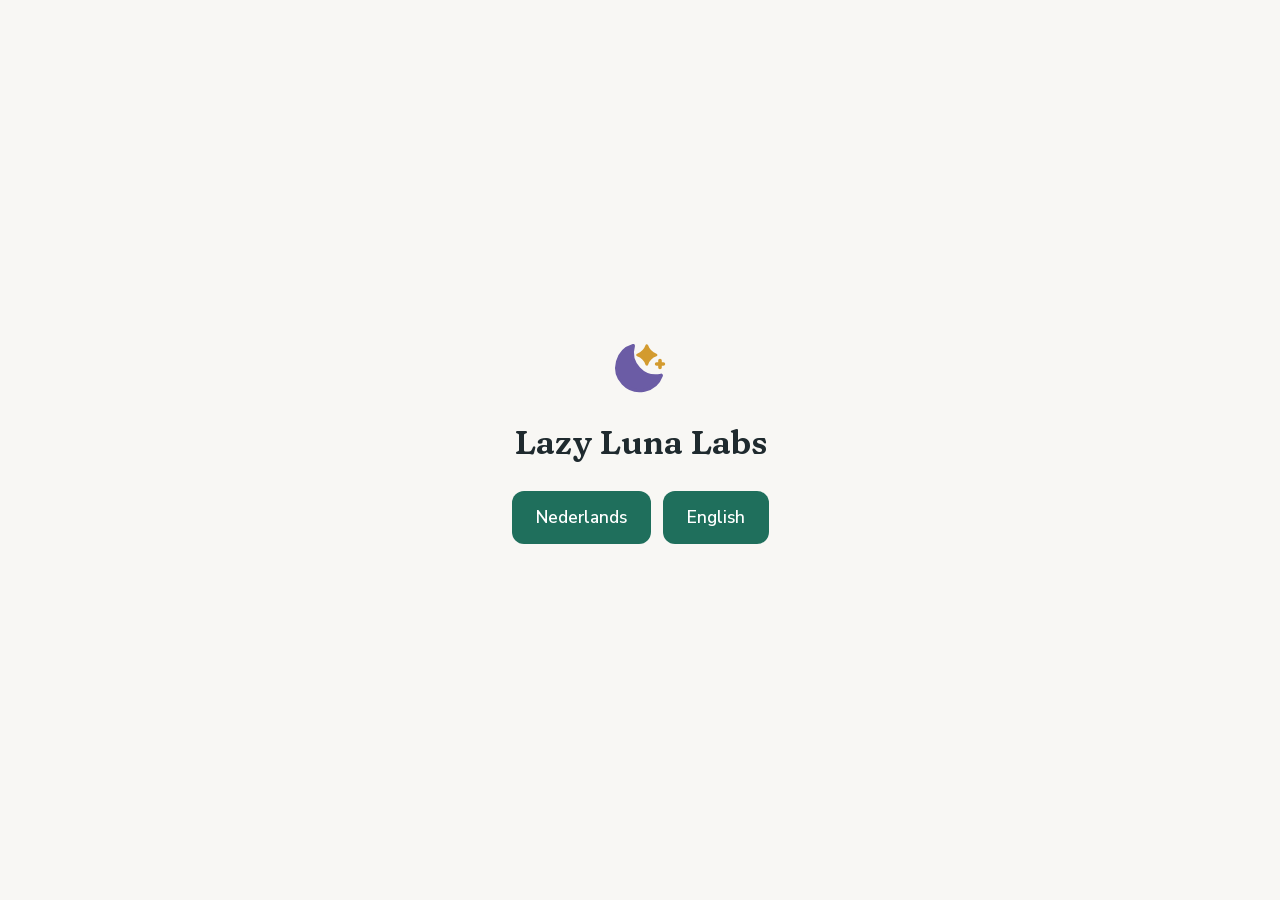
<file: index.html>
<!doctype html>
<html lang="nl">
<head>
<meta charset="utf-8">
<meta name="viewport" content="width=device-width, initial-scale=1">
<title>Lazy Luna Labs</title>
<meta name="description" content="Lazy Luna Labs: kies je taal / choose your language.">
<link rel="alternate" hreflang="nl" href="nl/index.html">
<link rel="alternate" hreflang="en" href="en/index.html">
<style>
@font-face{font-family:'Fraunces';font-style:normal;font-weight:100 900;font-display:swap;src:url(assets/fonts/Fraunces-e0ad8e.woff2) format('woff2');unicode-range:U+0000-00FF,U+0131,U+0152-0153,U+02BB-02BC,U+02C6,U+02DA,U+02DC,U+0304,U+0308,U+0329,U+2000-206F,U+20AC,U+2122,U+2191,U+2193,U+2212,U+2215,U+FEFF,U+FFFD}
@font-face{font-family:'Nunito Sans';font-style:normal;font-weight:200 1000;font-display:swap;src:url(assets/fonts/NunitoSans-9ad6ba.woff2) format('woff2');unicode-range:U+0000-00FF,U+0131,U+0152-0153,U+02BB-02BC,U+02C6,U+02DA,U+02DC,U+0304,U+0308,U+0329,U+2000-206F,U+20AC,U+2122,U+2191,U+2193,U+2212,U+2215,U+FEFF,U+FFFD}
:root{--bg:#f8f7f4;--text:#1f2a2e;--brand:#1f6f5c;--brand-t:#fff;--acc:#6b5ca5}
@media (prefers-color-scheme:dark){:root{--bg:#131817;--text:#e8edea;--brand:#4fb89b;--brand-t:#0c1512;--acc:#b3a6ec}}
*{box-sizing:border-box}
body{margin:0;min-height:100vh;display:flex;align-items:center;justify-content:center;text-align:center;padding:20px;font:17px/1.6 'Nunito Sans',system-ui,-apple-system,'Segoe UI',sans-serif;background:var(--bg);color:var(--text)}
svg{color:var(--acc)}h1{margin:8px 0 18px;font-family:'Fraunces',Georgia,serif;font-variation-settings:'SOFT' 100,'WONK' 0;font-weight:600}
.btn{display:inline-block;background:var(--brand);color:var(--brand-t);padding:13px 24px;border-radius:12px;text-decoration:none;font-weight:600;margin:4px}
.btn:focus-visible{outline:3px solid var(--brand);outline-offset:2px}
</style>
<script src="assets/sterren.js" defer></script>
<link rel="icon" type="image/svg+xml" href="assets/favicon.svg">
<link rel="icon" type="image/png" sizes="32x32" href="assets/favicon-32.png">
<link rel="apple-touch-icon" href="assets/apple-touch-icon.png">
</head>
<body>
<main>
<img src="assets/favicon.svg" width="64" height="64" alt="">
<h1>Lazy Luna Labs</h1>
<p><a class="btn" href="nl/index.html" hreflang="nl" lang="nl">Nederlands</a> <a class="btn" href="en/index.html" hreflang="en" lang="en">English</a></p>
</main>
<!-- Tijdelijk: later stuurt de hosting door; lazylunalabs.nl gaat naar /nl/ -->
<script>
(function(){var l=(navigator.language||"en").toLowerCase();var t=l.indexOf("nl")===0?"nl/index.html":"en/index.html";setTimeout(function(){location.replace(t)},1200)})();
</script>
</body>
</html>
</file>
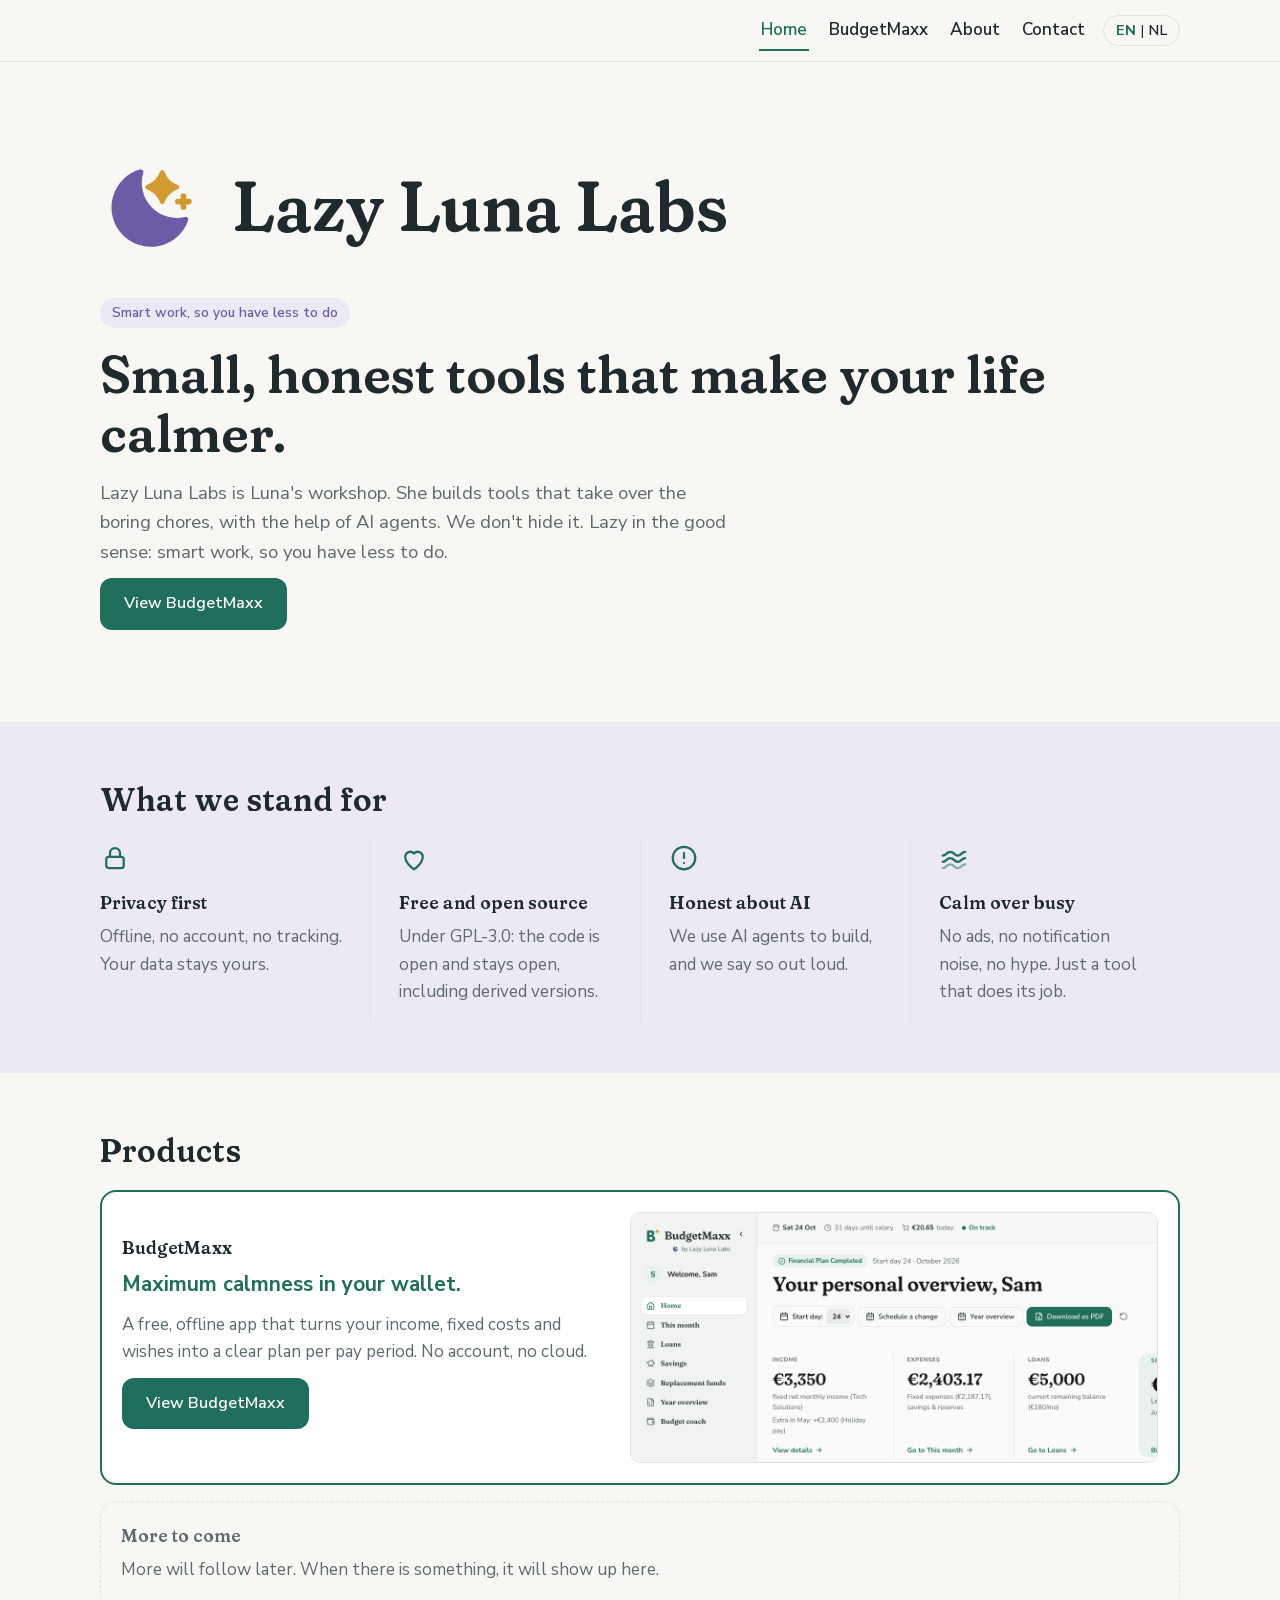
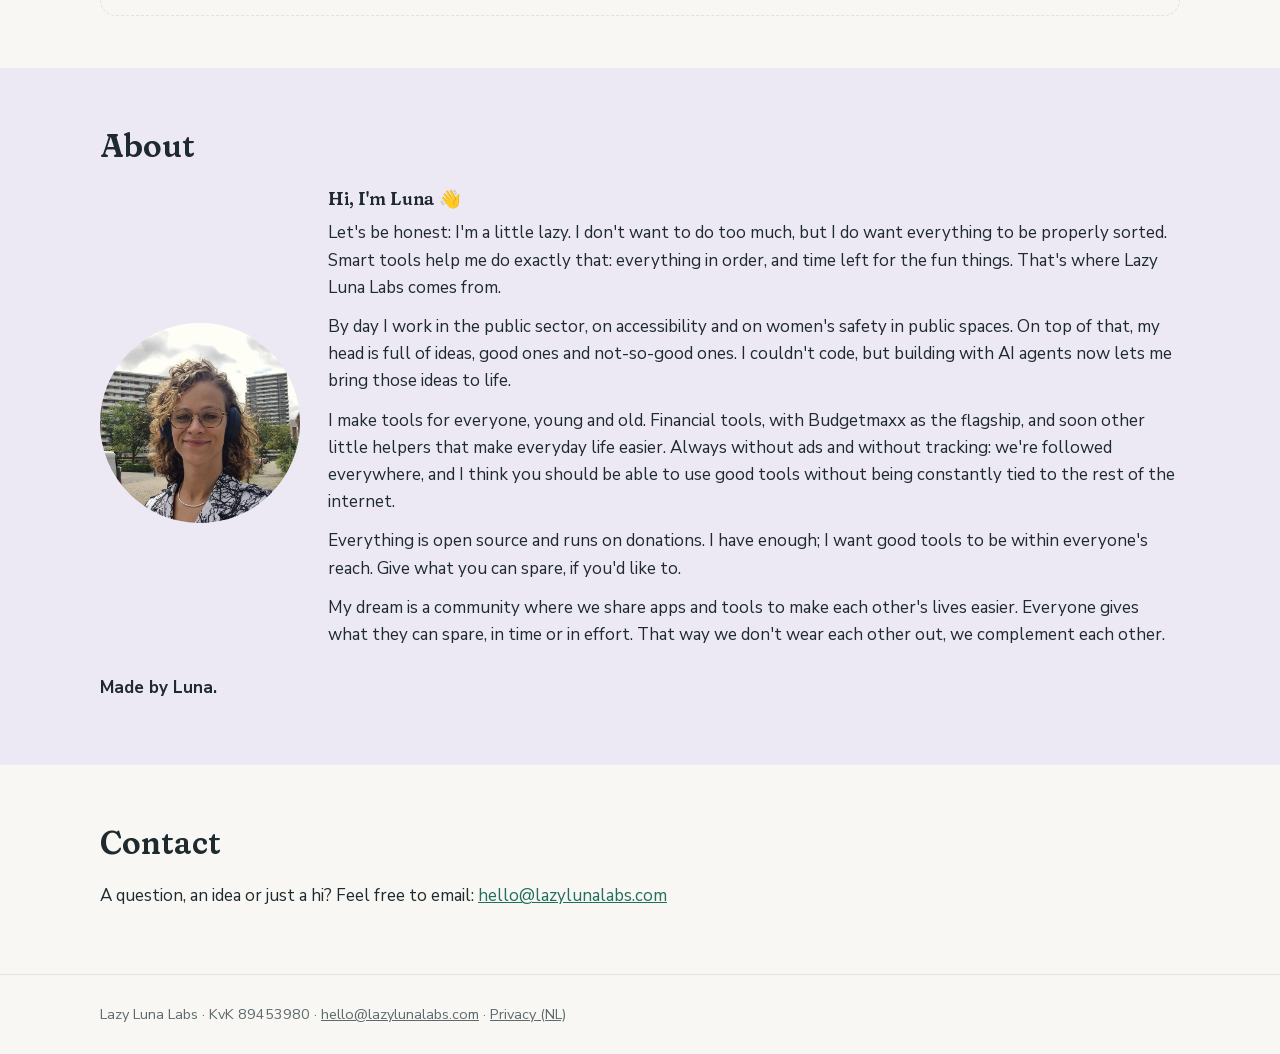
<file: en/index.html>
<!doctype html>
<html lang="en">
<head>
<meta charset="utf-8">
<meta name="viewport" content="width=device-width, initial-scale=1">
<title>Lazy Luna Labs: small, honest tools for a calmer life</title>
<meta name="description" content="Lazy Luna Labs makes small, honest tools that make your life calmer. Made by Luna, with the help of AI agents.">
<link rel="alternate" hreflang="nl" href="../nl/index.html">
<link rel="alternate" hreflang="en" href="../en/index.html">
<link rel="alternate" hreflang="x-default" href="../index.html">
<link rel="stylesheet" href="../assets/site.css">
<script>if(!matchMedia("(prefers-reduced-motion: reduce)").matches)document.documentElement.classList.add("lf")</script>
<style>
.prod{display:grid;gap:28px;grid-template-columns:1fr 1.1fr;align-items:center;border:2px solid var(--brand)}
@media (max-width:760px){.prod{grid-template-columns:1fr}}
.prod img{display:block;width:100%;height:auto;border-radius:10px;border:1px solid var(--line)}
.soon{border-style:dashed;margin-top:16px;background:transparent;color:var(--muted)}
#top{padding:clamp(36px,7vw,88px) 0 clamp(44px,7vw,80px)}
</style>
<script src="../assets/sterren.js" defer></script>
<script src="../assets/logo-flow.js" defer></script>
<link rel="icon" type="image/svg+xml" href="../assets/favicon.svg">
<link rel="icon" type="image/png" sizes="32x32" href="../assets/favicon-32.png">
<link rel="apple-touch-icon" href="../assets/apple-touch-icon.png">
</head>
<body>
<a class="skip" href="#main">Skip to main content</a>
<header class="site-header">
<div class="w topbar">
<a class="logo" href="index.html"><svg width="28" height="28" viewBox="0 0 32 32" aria-hidden="true"><path class="lm" d="M12.6 5.4A11.4 11.4 0 1 0 26.6 20.2A11.8 11.8 0 0 1 12.6 5.4Z"/><path class="ls" d="M19.4 5.4Q20.6 8.8 24.0 10.0Q20.6 11.2 19.4 14.6Q18.2 11.2 14.8 10.0Q18.2 8.8 19.4 5.4Z"/><path class="ls lp" d="M26.0 12.8V16.2M24.3 14.5H27.7"/></svg>Lazy Luna Labs</a>
<nav class="main-nav" aria-label="Main menu"><a href="index.html" aria-current="page">Home</a><a href="budgetmaxx/index.html">BudgetMaxx</a><a href="#over">About</a><a href="#contact">Contact</a></nav>
<span class="lang"><b aria-current="true">EN</b> | <a href="../nl/index.html" hreflang="nl" lang="nl" title="Nederlands">NL</a></span>
</div>
</header>
<main id="main">
<section id="top"><div class="w"><div class="hero-logo" aria-hidden="true"><span class="big-logo"><svg viewBox="0 0 32 32" aria-hidden="true"><path class="lm" d="M12.6 5.4A11.4 11.4 0 1 0 26.6 20.2A11.8 11.8 0 0 1 12.6 5.4Z"/><path class="ls" d="M19.4 5.4Q20.6 8.8 24.0 10.0Q20.6 11.2 19.4 14.6Q18.2 11.2 14.8 10.0Q18.2 8.8 19.4 5.4Z"/><path class="ls lp" d="M26.0 12.8V16.2M24.3 14.5H27.7"/></svg><span>Lazy Luna Labs</span></span></div><span class="badge">Smart work, so you have less to do</span><h1>Small, honest tools that make your life calmer.</h1><p class="lead muted">Lazy Luna Labs is Luna's workshop. She builds tools that take over the boring chores, with the help of AI agents. We don't hide it. Lazy in the good sense: smart work, so you have less to do.</p><p><a class="btn" href="budgetmaxx/index.html">View BudgetMaxx</a></p></div></section>
<section class="alt"><div class="w"><h2>What we stand for</h2><div class="values"><div><svg width="30" height="30" viewBox="0 0 24 24" fill="none" stroke="currentColor" stroke-width="1.8" stroke-linecap="round" stroke-linejoin="round" aria-hidden="true"><rect x="5" y="11" width="14" height="9" rx="2"/><path d="M8 11V8a4 4 0 0 1 8 0v3"/></svg><h3>Privacy first</h3><p class="muted">Offline, no account, no tracking. Your data stays yours.</p></div><div><svg width="30" height="30" viewBox="0 0 24 24" fill="none" stroke="currentColor" stroke-width="1.8" stroke-linecap="round" stroke-linejoin="round" aria-hidden="true"><path d="M12 21s-7-4.4-7-10a4 4 0 0 1 7-2.6A4 4 0 0 1 19 11c0 5.600-7 10-7 10z"/></svg><h3>Free and open source</h3><p class="muted">Under GPL-3.0: the code is open and stays open, including derived versions.</p></div><div><svg width="30" height="30" viewBox="0 0 24 24" fill="none" stroke="currentColor" stroke-width="1.8" stroke-linecap="round" stroke-linejoin="round" aria-hidden="true"><circle cx="12" cy="12" r="9"/><path d="M12 8v4M12 16h.01"/></svg><h3>Honest about AI</h3><p class="muted">We use AI agents to build, and we say so out loud.</p></div><div><svg width="30" height="30" viewBox="0 0 24 24" fill="none" stroke="currentColor" stroke-width="1.8" stroke-linecap="round" stroke-linejoin="round" aria-hidden="true"><path d="M3 15c3 0 3-3 6-3s3 3 6 3 3-3 6-3"/><path d="M3 20c3 0 3-3 6-3s3 3 6 3 3-3 6-3" opacity=".5"/><path d="M3 10c3 0 3-3 6-3s3 3 6 3 3-3 6-3"/></svg><h3>Calm over busy</h3><p class="muted">No ads, no notification noise, no hype. Just a tool that does its job.</p></div></div></div></section>
<section id="budgetmaxx"><div class="w"><h2>Products</h2>
<div class="card prod"><div><h3>BudgetMaxx</h3><p class="slogan">Maximum calmness in your wallet.</p><p class="muted">A free, offline app that turns your income, fixed costs and wishes into a clear plan per pay period. No account, no cloud.</p><p><a class="btn" href="budgetmaxx/index.html">View BudgetMaxx</a></p></div>
<img src="img/hero-dashboard.png" width="1100" height="520" alt="Excerpt of the BudgetMaxx dashboard: income, spending, loan and pocket money in one overview"></div>
<div class="card soon"><h3>More to come</h3><p>More will follow later. When there is something, it will show up here.</p></div></div></section>
<section id="over" class="alt"><div class="w"><h2>About</h2>
<div style="display:flex;gap:28px;align-items:center;flex-wrap:wrap"><div class="photo" style="border:none;overflow:hidden;padding:0;width:200px;flex:none"><img src="../assets/img/luna.jpg" alt="Luna, founder of Lazy Luna Labs" width="675" height="900" loading="lazy" style="width:100%;height:100%;object-fit:cover;object-position:50% 40%;display:block"></div><div style="flex:1;min-width:240px">
<h3 style="margin-top:0">Hi, I'm Luna 👋</h3>
<p>Let's be honest: I'm a little lazy. I don't want to do too much, but I do want everything to be properly sorted. Smart tools help me do exactly that: everything in order, and time left for the fun things. That's where Lazy Luna Labs comes from.</p>
<p>By day I work in the public sector, on accessibility and on women's safety in public spaces. On top of that, my head is full of ideas, good ones and not-so-good ones. I couldn't code, but building with AI agents now lets me bring those ideas to life.</p>
<p>I make tools for everyone, young and old. Financial tools, with Budgetmaxx as the flagship, and soon other little helpers that make everyday life easier. Always without ads and without tracking: we're followed everywhere, and I think you should be able to use good tools without being constantly tied to the rest of the internet.</p>
<p>Everything is open source and runs on donations. I have enough; I want good tools to be within everyone's reach. Give what you can spare, if you'd like to.</p>
<p>My dream is a community where we share apps and tools to make each other's lives easier. Everyone gives what they can spare, in time or in effort. That way we don't wear each other out, we complement each other.</p></div></div><p style="margin-top:14px"><b>Made by Luna.</b></p></div></section>
<section id="contact"><div class="w"><h2>Contact</h2><p>A question, an idea or just a hi? Feel free to email: <a href="mailto:hello@lazylunalabs.com">hello@lazylunalabs.com</a></p></div></section>
</main>
<footer class="site-footer"><div class="w">
<div>Lazy Luna Labs · KvK 89453980 · <a href="mailto:hello@lazylunalabs.com">hello@lazylunalabs.com</a> · <a href="../nl/budgetmaxx/privacy.html" hreflang="nl">Privacy (NL)</a></div>
</div></footer>
</body>
</html>
</file>
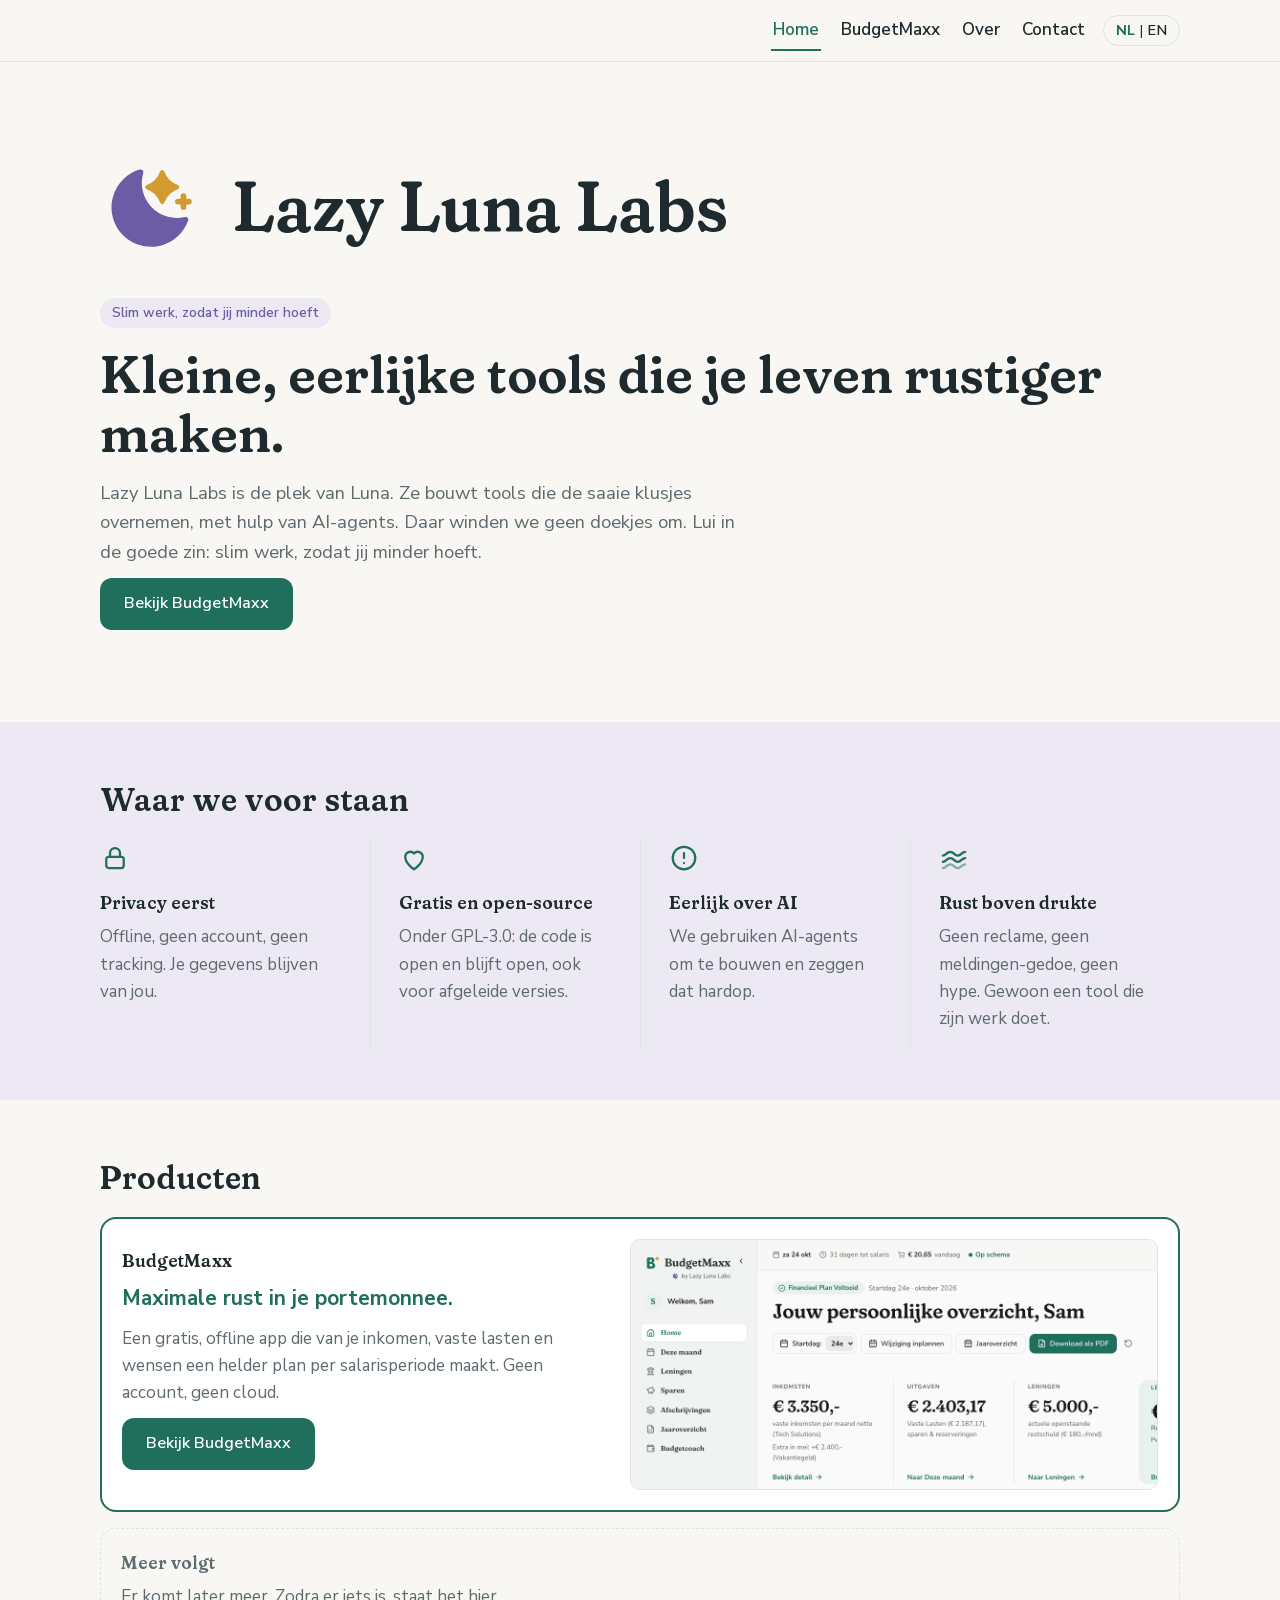
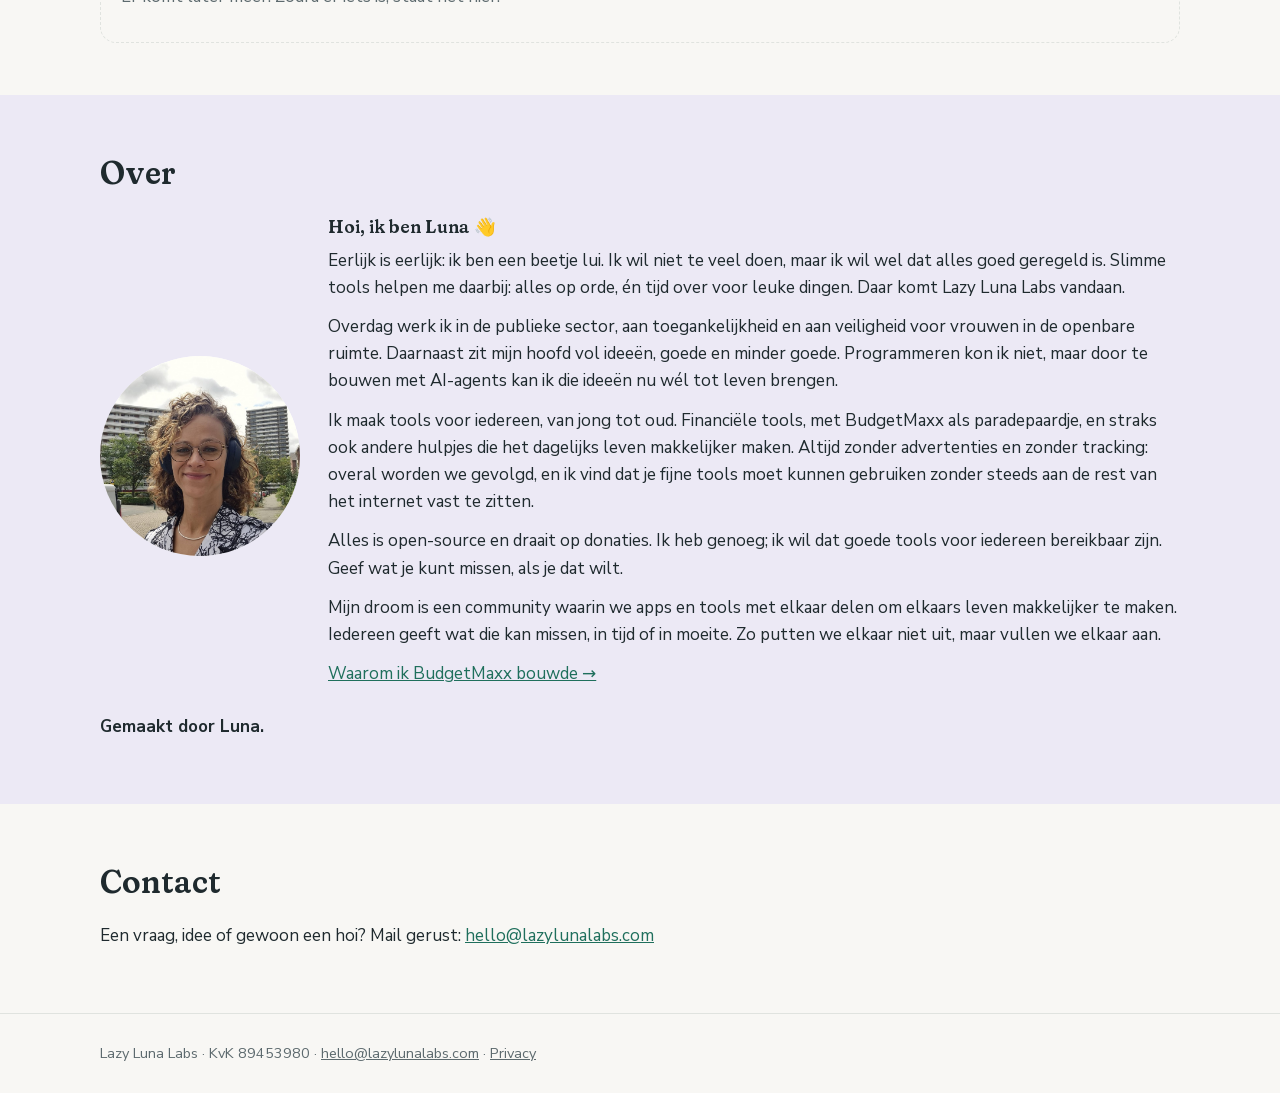
<file: nl/index.html>
<!doctype html>
<html lang="nl">
<head>
<meta charset="utf-8">
<meta name="viewport" content="width=device-width, initial-scale=1">
<title>Lazy Luna Labs: kleine, eerlijke tools voor meer rust</title>
<meta name="description" content="Lazy Luna Labs maakt kleine, eerlijke tools die je leven rustiger maken. Gemaakt door Luna, met hulp van AI-agents.">
<link rel="alternate" hreflang="nl" href="../nl/index.html">
<link rel="alternate" hreflang="en" href="../en/index.html">
<link rel="alternate" hreflang="x-default" href="../index.html">
<link rel="stylesheet" href="../assets/site.css">
<script>if(!matchMedia("(prefers-reduced-motion: reduce)").matches)document.documentElement.classList.add("lf")</script>
<style>
.prod{display:grid;gap:28px;grid-template-columns:1fr 1.1fr;align-items:center;border:2px solid var(--brand)}
@media (max-width:760px){.prod{grid-template-columns:1fr}}
.prod img{display:block;width:100%;height:auto;border-radius:10px;border:1px solid var(--line)}
.soon{border-style:dashed;margin-top:16px;background:transparent;color:var(--muted)}
#top{padding:clamp(36px,7vw,88px) 0 clamp(44px,7vw,80px)}
</style>
<script src="../assets/sterren.js" defer></script>
<script src="../assets/logo-flow.js" defer></script>
<link rel="icon" type="image/svg+xml" href="../assets/favicon.svg">
<link rel="icon" type="image/png" sizes="32x32" href="../assets/favicon-32.png">
<link rel="apple-touch-icon" href="../assets/apple-touch-icon.png">
</head>
<body>
<a class="skip" href="#main">Direct naar hoofdinhoud</a>
<header class="site-header">
<div class="w topbar">
<a class="logo" href="index.html"><svg width="28" height="28" viewBox="0 0 32 32" aria-hidden="true"><path class="lm" d="M12.6 5.4A11.4 11.4 0 1 0 26.6 20.2A11.8 11.8 0 0 1 12.6 5.4Z"/><path class="ls" d="M19.4 5.4Q20.6 8.8 24.0 10.0Q20.6 11.2 19.4 14.6Q18.2 11.2 14.8 10.0Q18.2 8.8 19.4 5.4Z"/><path class="ls lp" d="M26.0 12.8V16.2M24.3 14.5H27.7"/></svg>Lazy Luna Labs</a>
<nav class="main-nav" aria-label="Hoofdmenu"><a href="index.html" aria-current="page">Home</a><a href="budgetmaxx/index.html">BudgetMaxx</a><a href="#over">Over</a><a href="#contact">Contact</a></nav>
<span class="lang"><b aria-current="true">NL</b> | <a href="../en/index.html" hreflang="en" lang="en" title="English">EN</a></span>
</div>
</header>
<main id="main">
<section id="top"><div class="w"><div class="hero-logo" aria-hidden="true"><span class="big-logo"><svg viewBox="0 0 32 32" aria-hidden="true"><path class="lm" d="M12.6 5.4A11.4 11.4 0 1 0 26.6 20.2A11.8 11.8 0 0 1 12.6 5.4Z"/><path class="ls" d="M19.4 5.4Q20.6 8.8 24.0 10.0Q20.6 11.2 19.4 14.6Q18.2 11.2 14.8 10.0Q18.2 8.8 19.4 5.4Z"/><path class="ls lp" d="M26.0 12.8V16.2M24.3 14.5H27.7"/></svg><span>Lazy Luna Labs</span></span></div><span class="badge">Slim werk, zodat jij minder hoeft</span><h1>Kleine, eerlijke tools die je leven rustiger maken.</h1><p class="lead muted">Lazy Luna Labs is de plek van Luna. Ze bouwt tools die de saaie klusjes overnemen, met hulp van AI-agents. Daar winden we geen doekjes om. Lui in de goede zin: slim werk, zodat jij minder hoeft.</p><p><a class="btn" href="budgetmaxx/index.html">Bekijk BudgetMaxx</a></p></div></section>
<section class="alt"><div class="w"><h2>Waar we voor staan</h2><div class="values"><div><svg width="30" height="30" viewBox="0 0 24 24" fill="none" stroke="currentColor" stroke-width="1.8" stroke-linecap="round" stroke-linejoin="round" aria-hidden="true"><rect x="5" y="11" width="14" height="9" rx="2"/><path d="M8 11V8a4 4 0 0 1 8 0v3"/></svg><h3>Privacy eerst</h3><p class="muted">Offline, geen account, geen tracking. Je gegevens blijven van jou.</p></div><div><svg width="30" height="30" viewBox="0 0 24 24" fill="none" stroke="currentColor" stroke-width="1.8" stroke-linecap="round" stroke-linejoin="round" aria-hidden="true"><path d="M12 21s-7-4.4-7-10a4 4 0 0 1 7-2.6A4 4 0 0 1 19 11c0 5.600-7 10-7 10z"/></svg><h3>Gratis en open-source</h3><p class="muted">Onder GPL-3.0: de code is open en blijft open, ook voor afgeleide versies.</p></div><div><svg width="30" height="30" viewBox="0 0 24 24" fill="none" stroke="currentColor" stroke-width="1.8" stroke-linecap="round" stroke-linejoin="round" aria-hidden="true"><circle cx="12" cy="12" r="9"/><path d="M12 8v4M12 16h.01"/></svg><h3>Eerlijk over AI</h3><p class="muted">We gebruiken AI-agents om te bouwen en zeggen dat hardop.</p></div><div><svg width="30" height="30" viewBox="0 0 24 24" fill="none" stroke="currentColor" stroke-width="1.8" stroke-linecap="round" stroke-linejoin="round" aria-hidden="true"><path d="M3 15c3 0 3-3 6-3s3 3 6 3 3-3 6-3"/><path d="M3 20c3 0 3-3 6-3s3 3 6 3 3-3 6-3" opacity=".5"/><path d="M3 10c3 0 3-3 6-3s3 3 6 3 3-3 6-3"/></svg><h3>Rust boven drukte</h3><p class="muted">Geen reclame, geen meldingen-gedoe, geen hype. Gewoon een tool die zijn werk doet.</p></div></div></div></section>
<section id="budgetmaxx"><div class="w"><h2>Producten</h2>
<div class="card prod"><div><h3>BudgetMaxx</h3><p class="slogan">Maximale rust in je portemonnee.</p><p class="muted">Een gratis, offline app die van je inkomen, vaste lasten en wensen een helder plan per salarisperiode maakt. Geen account, geen cloud.</p><p><a class="btn" href="budgetmaxx/index.html">Bekijk BudgetMaxx</a></p></div>
<img src="img/hero-dashboard.png" width="1100" height="520" alt="Uitsnede van het BudgetMaxx-dashboard: inkomsten, uitgaven, lening en leefgeld in één overzicht"></div>
<div class="card soon"><h3>Meer volgt</h3><p>Er komt later meer. Zodra er iets is, staat het hier.</p></div></div></section>
<section id="over" class="alt"><div class="w"><h2>Over</h2>
<div style="display:flex;gap:28px;align-items:center;flex-wrap:wrap"><div class="photo" style="border:none;overflow:hidden;padding:0;width:200px;flex:none"><img src="../assets/img/luna.jpg" alt="Luna, oprichter van Lazy Luna Labs" width="675" height="900" loading="lazy" style="width:100%;height:100%;object-fit:cover;object-position:50% 40%;display:block"></div><div style="flex:1;min-width:240px">
<h3 style="margin-top:0">Hoi, ik ben Luna 👋</h3>
<p>Eerlijk is eerlijk: ik ben een beetje lui. Ik wil niet te veel doen, maar ik wil wel dat alles goed geregeld is. Slimme tools helpen me daarbij: alles op orde, én tijd over voor leuke dingen. Daar komt Lazy Luna Labs vandaan.</p>
<p>Overdag werk ik in de publieke sector, aan toegankelijkheid en aan veiligheid voor vrouwen in de openbare ruimte. Daarnaast zit mijn hoofd vol ideeën, goede en minder goede. Programmeren kon ik niet, maar door te bouwen met AI-agents kan ik die ideeën nu wél tot leven brengen.</p>
<p>Ik maak tools voor iedereen, van jong tot oud. Financiële tools, met BudgetMaxx als paradepaardje, en straks ook andere hulpjes die het dagelijks leven makkelijker maken. Altijd zonder advertenties en zonder tracking: overal worden we gevolgd, en ik vind dat je fijne tools moet kunnen gebruiken zonder steeds aan de rest van het internet vast te zitten.</p>
<p>Alles is open-source en draait op donaties. Ik heb genoeg; ik wil dat goede tools voor iedereen bereikbaar zijn. Geef wat je kunt missen, als je dat wilt.</p>
<p>Mijn droom is een community waarin we apps en tools met elkaar delen om elkaars leven makkelijker te maken. Iedereen geeft wat die kan missen, in tijd of in moeite. Zo putten we elkaar niet uit, maar vullen we elkaar aan.</p>
<p><a href="budgetmaxx/over.html">Waarom ik BudgetMaxx bouwde →</a></p></div></div><p style="margin-top:14px"><b>Gemaakt door Luna.</b></p></div></section>
<section id="contact"><div class="w"><h2>Contact</h2><p>Een vraag, idee of gewoon een hoi? Mail gerust: <a href="mailto:hello@lazylunalabs.com">hello@lazylunalabs.com</a></p></div></section>
</main>
<footer class="site-footer"><div class="w">
<div>Lazy Luna Labs · KvK 89453980 · <a href="mailto:hello@lazylunalabs.com">hello@lazylunalabs.com</a> · <a href="budgetmaxx/privacy.html">Privacy</a></div>
</div></footer>
</body>
</html>
</file>
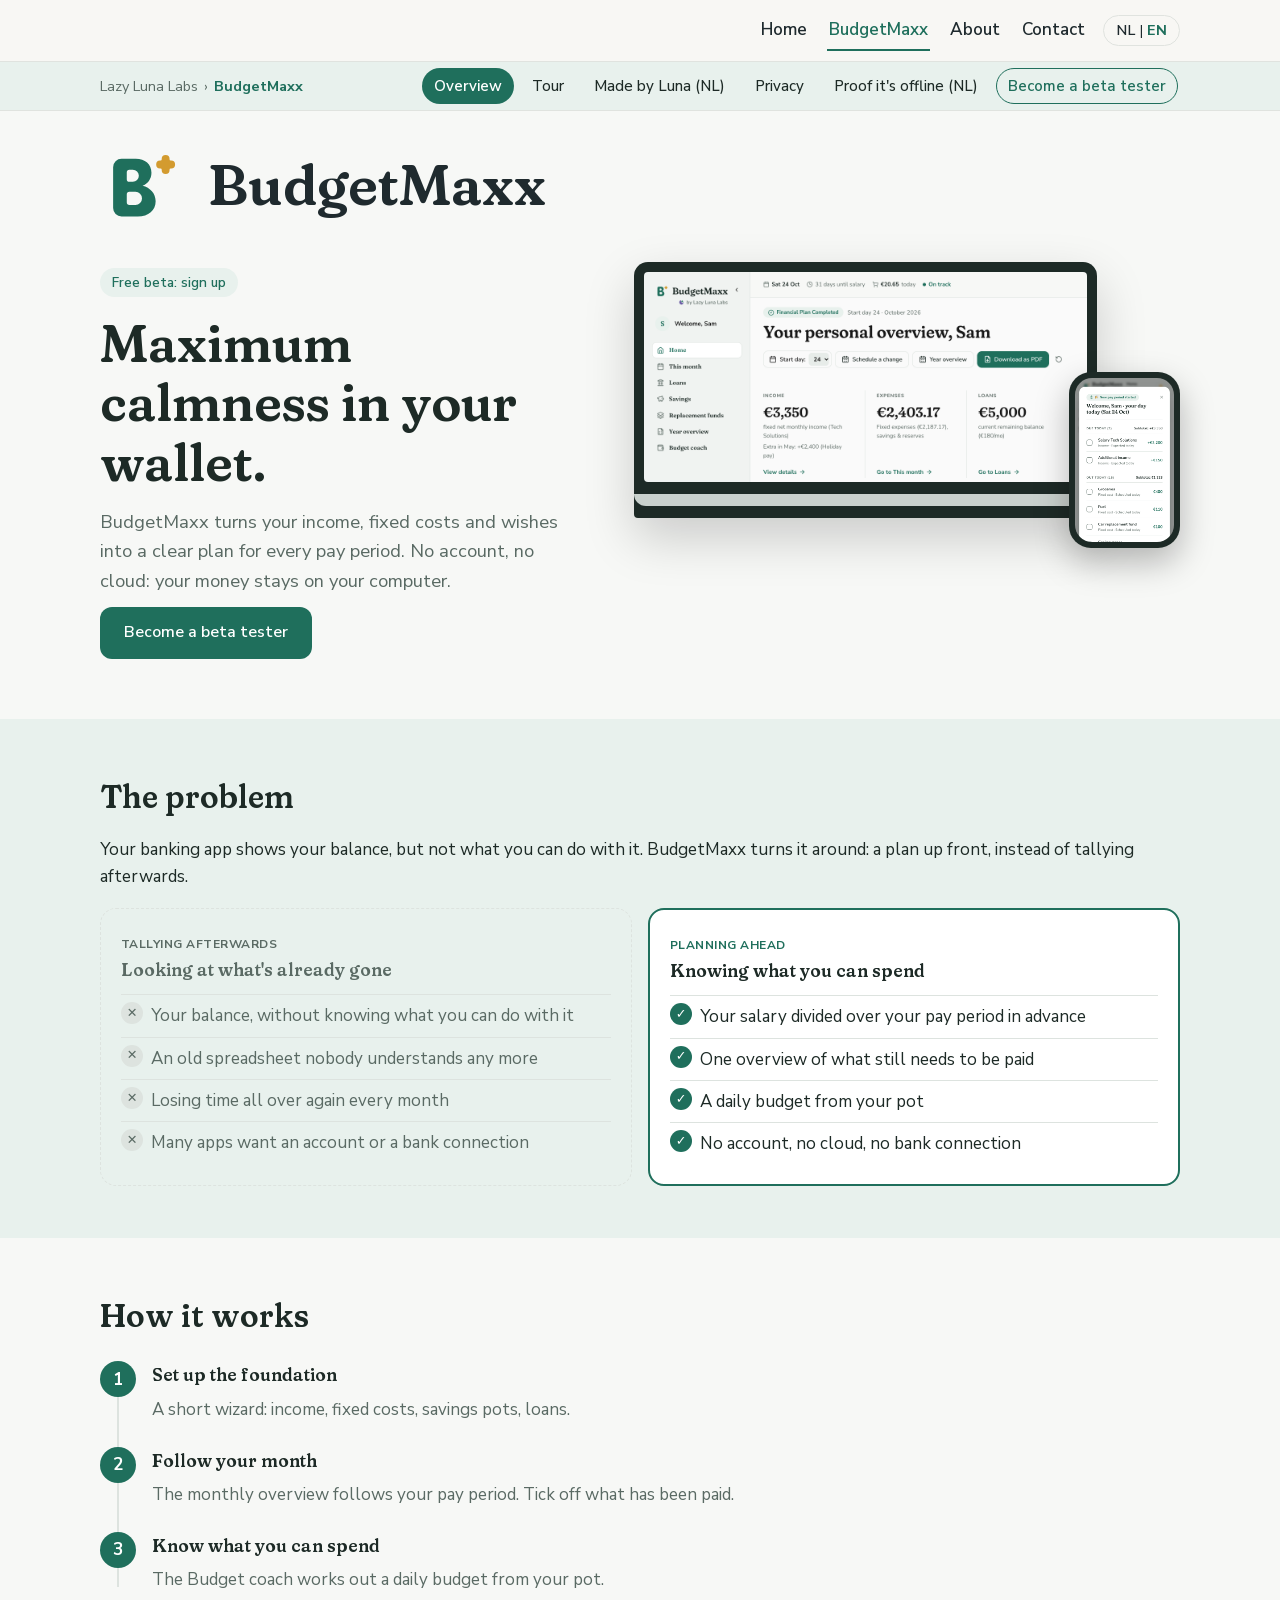
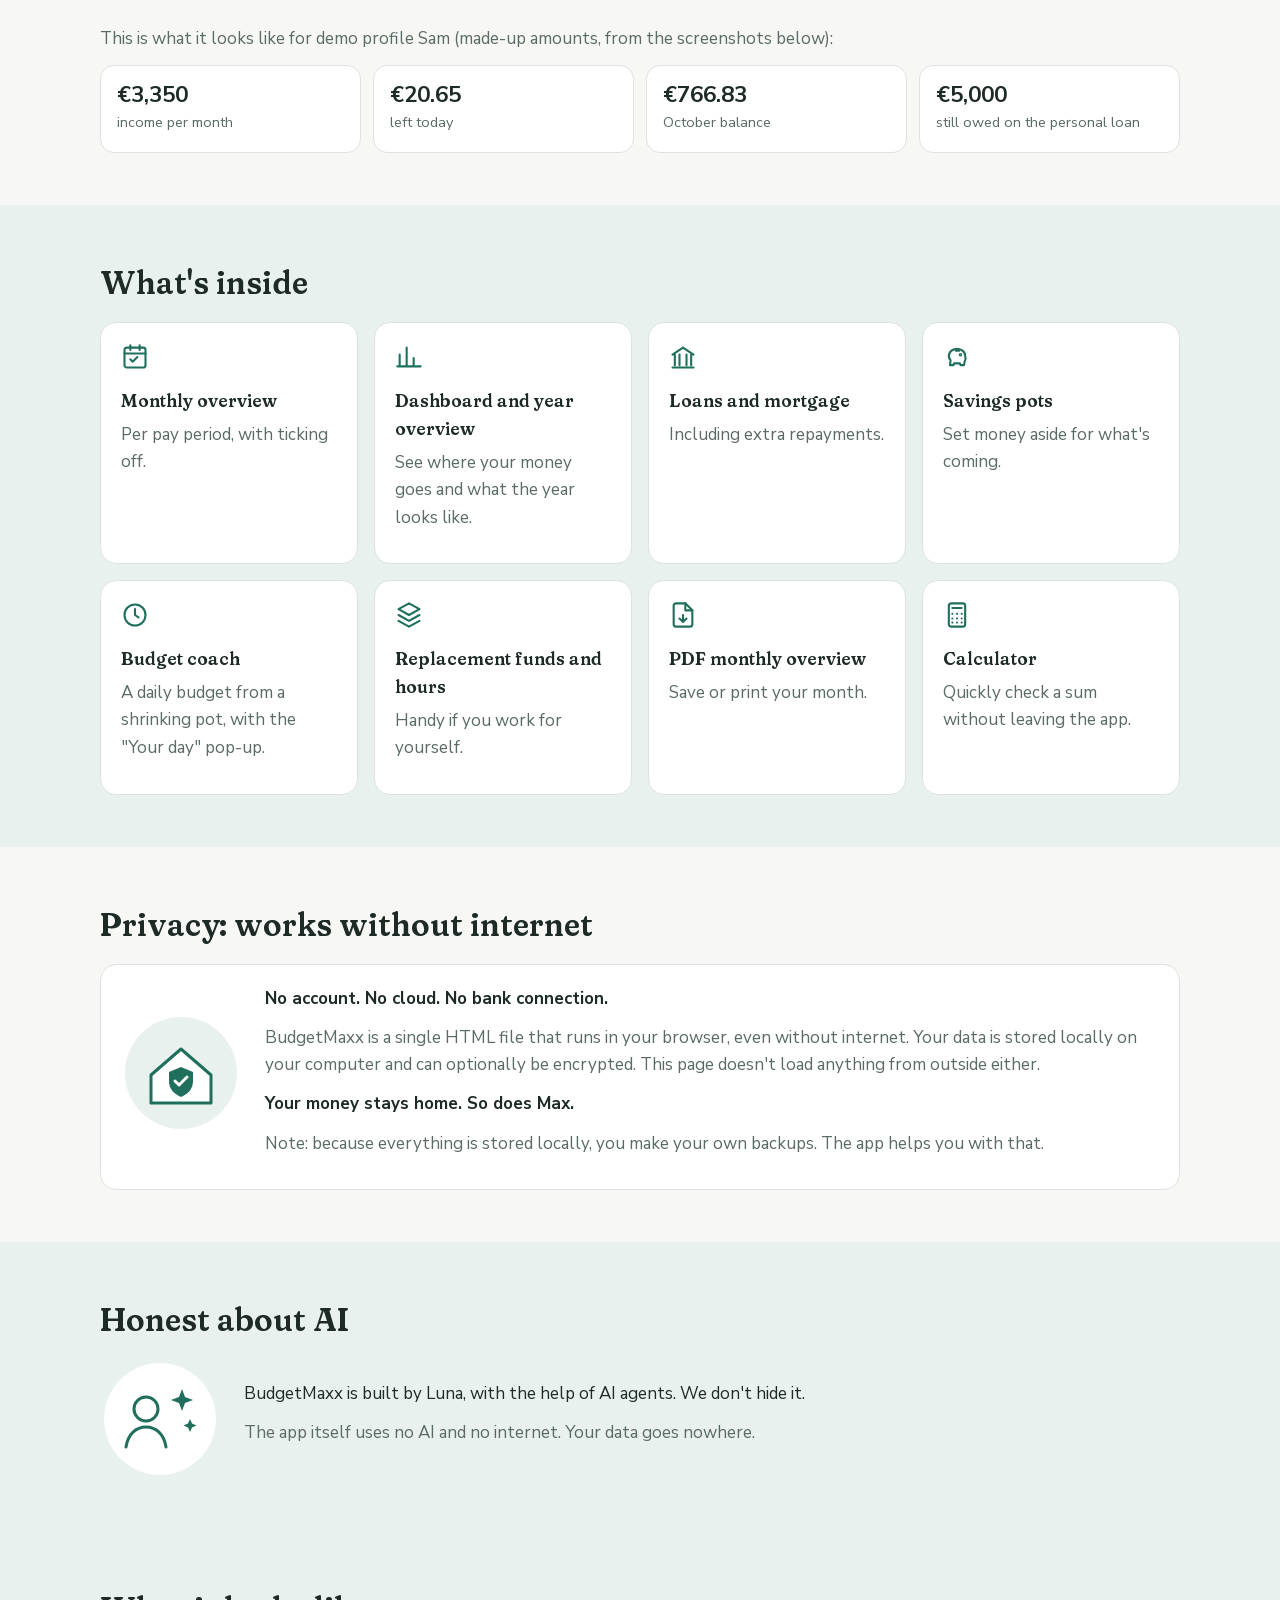
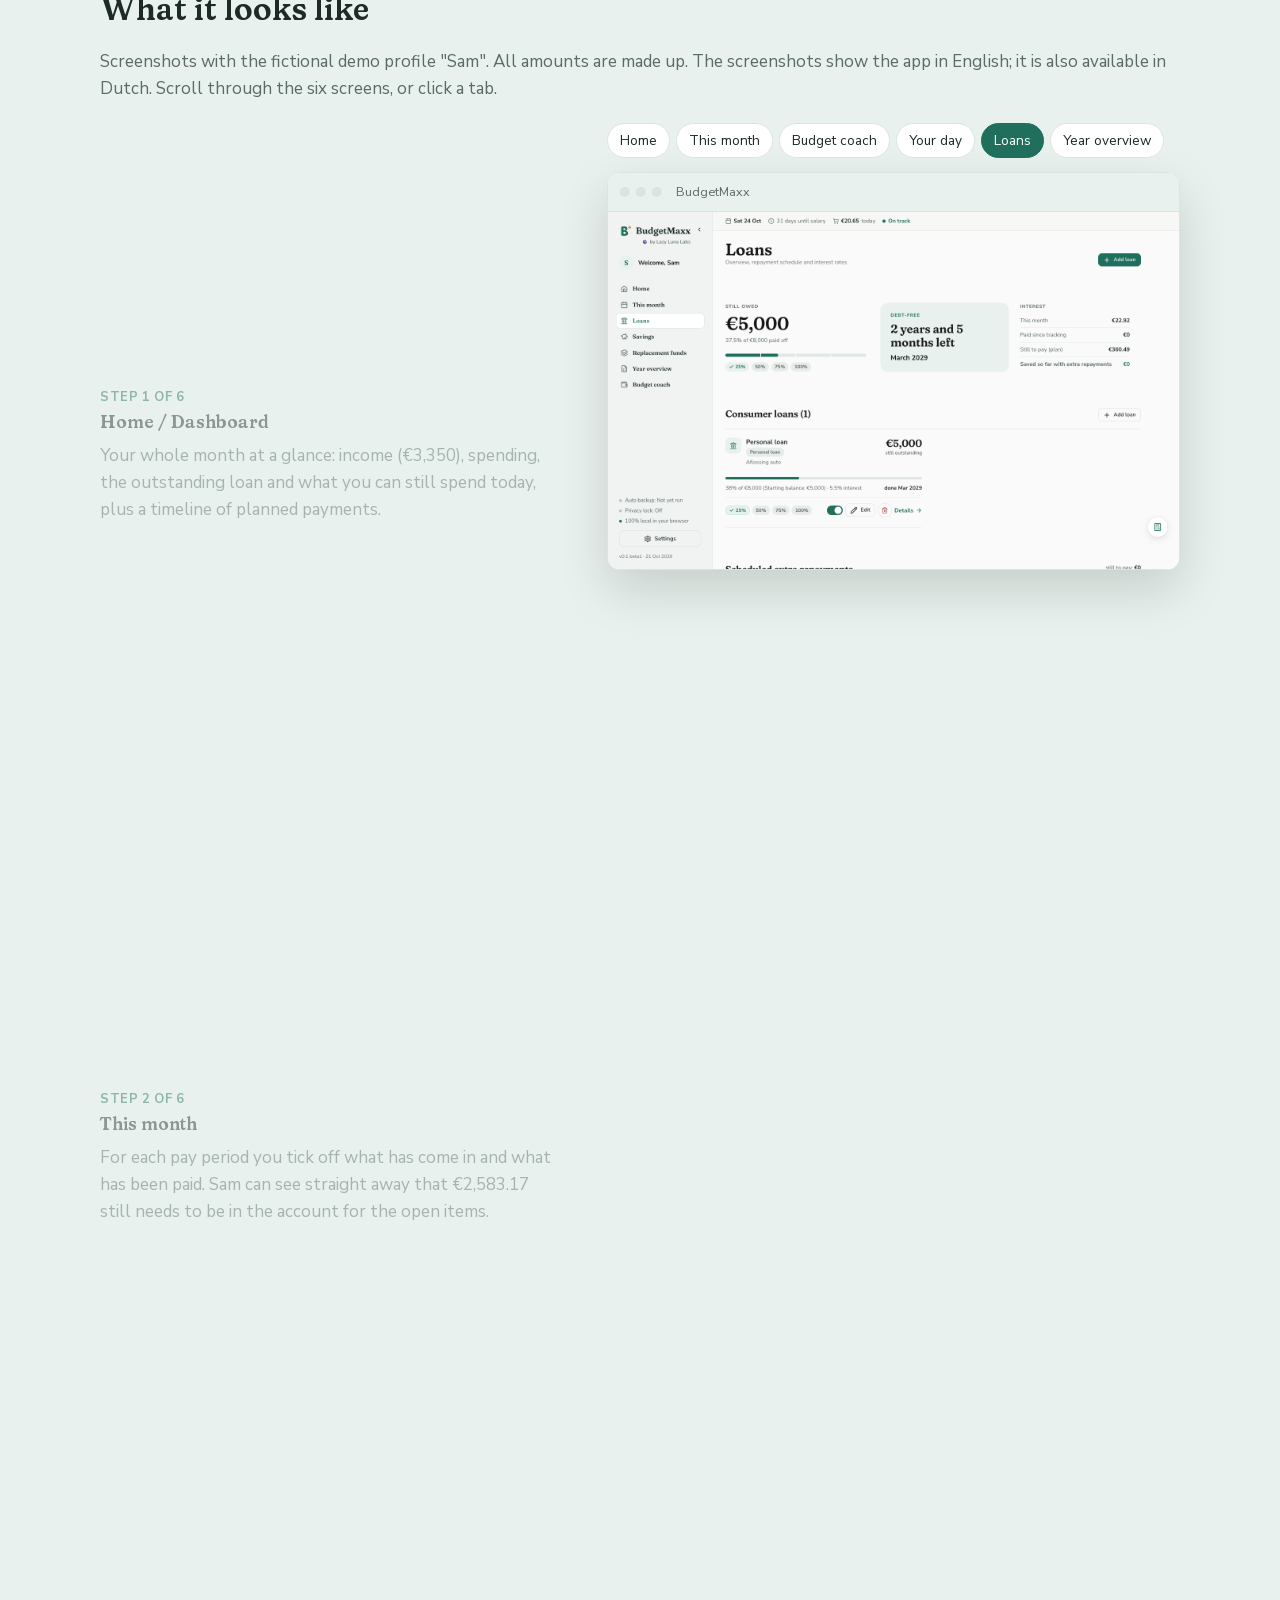
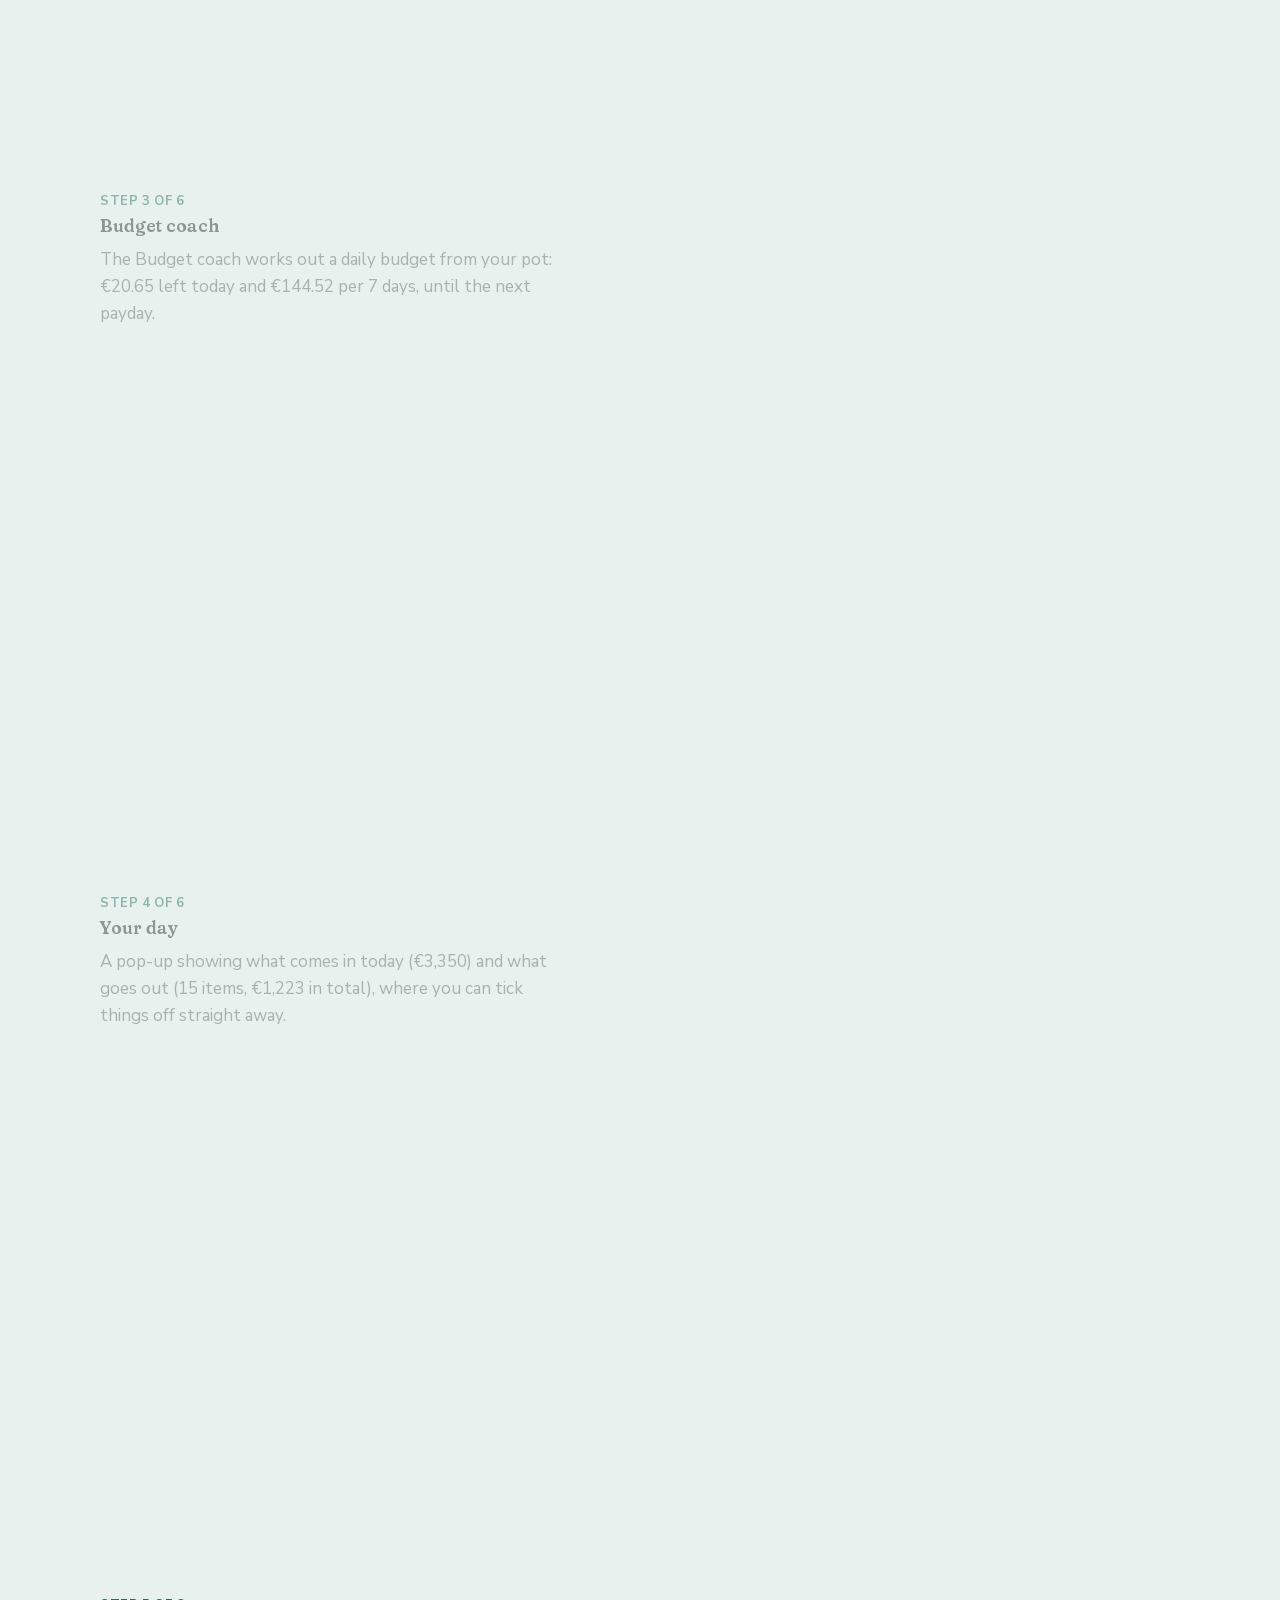
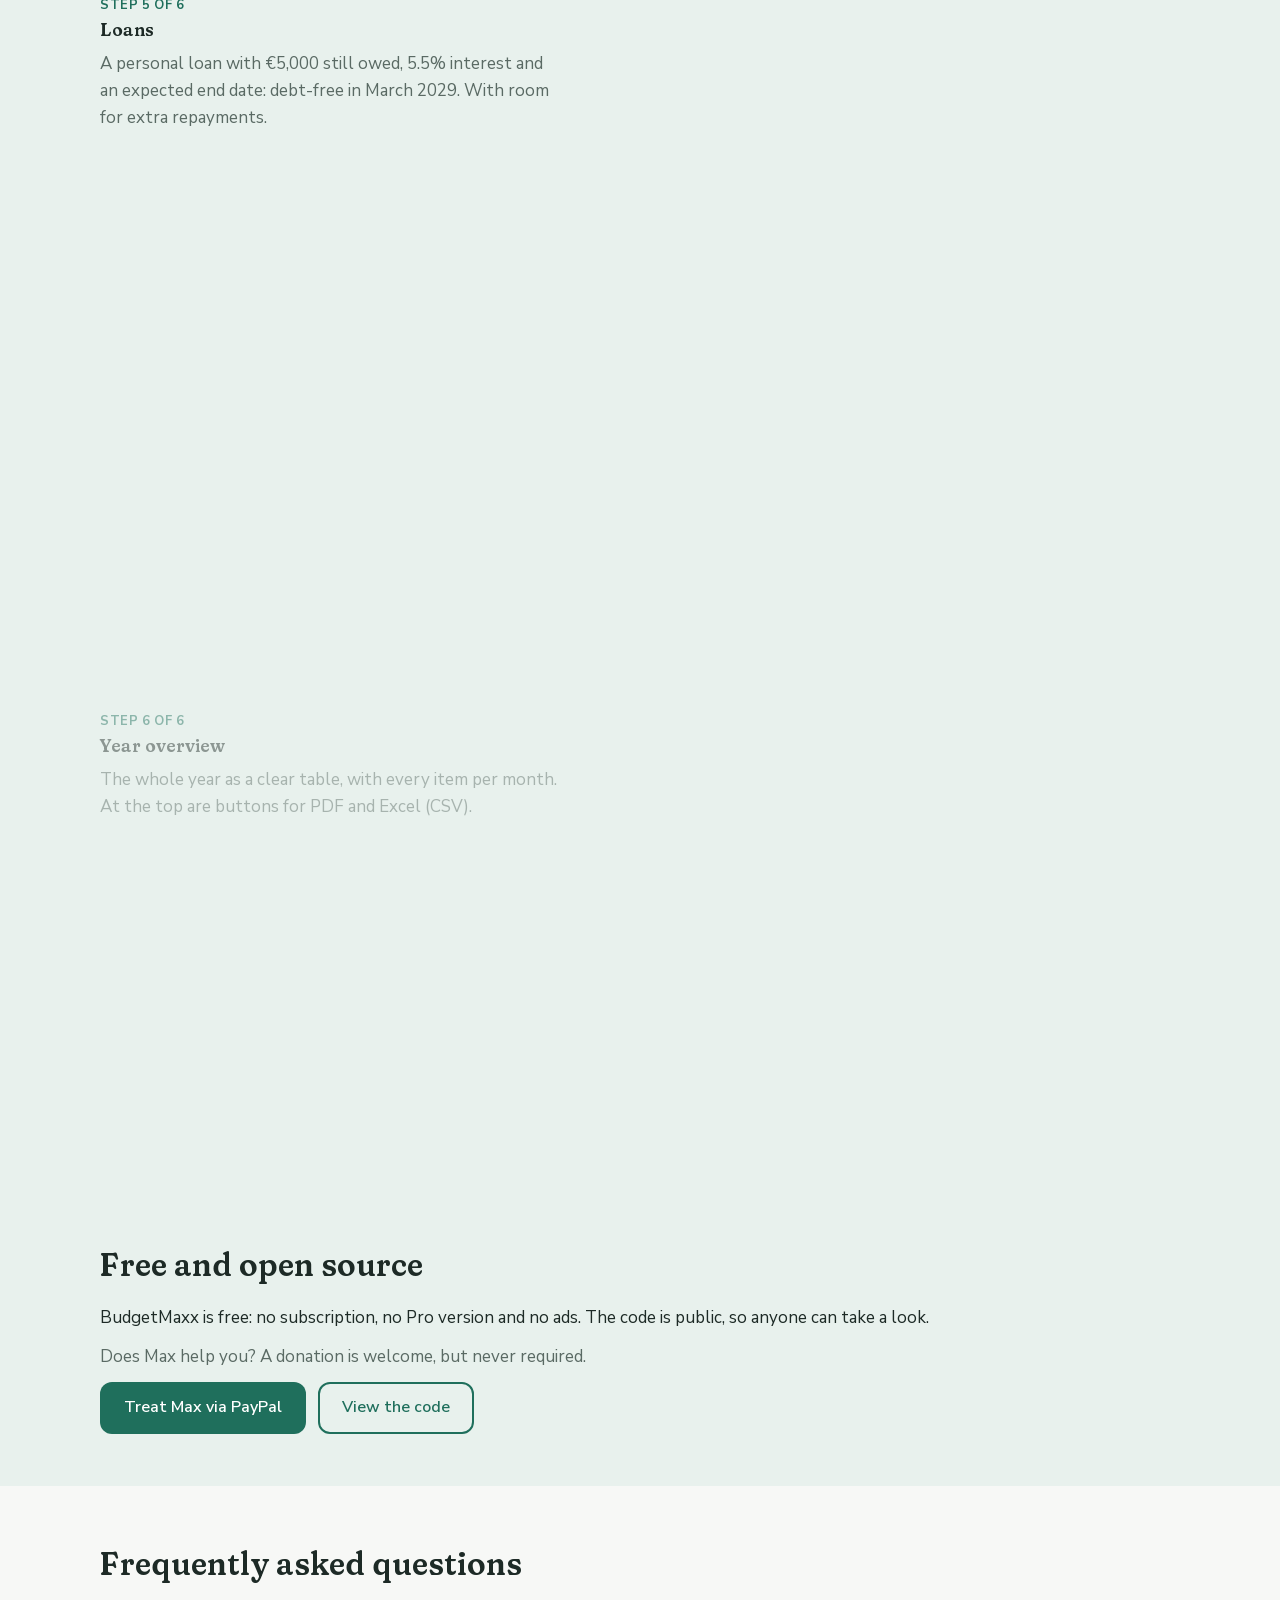
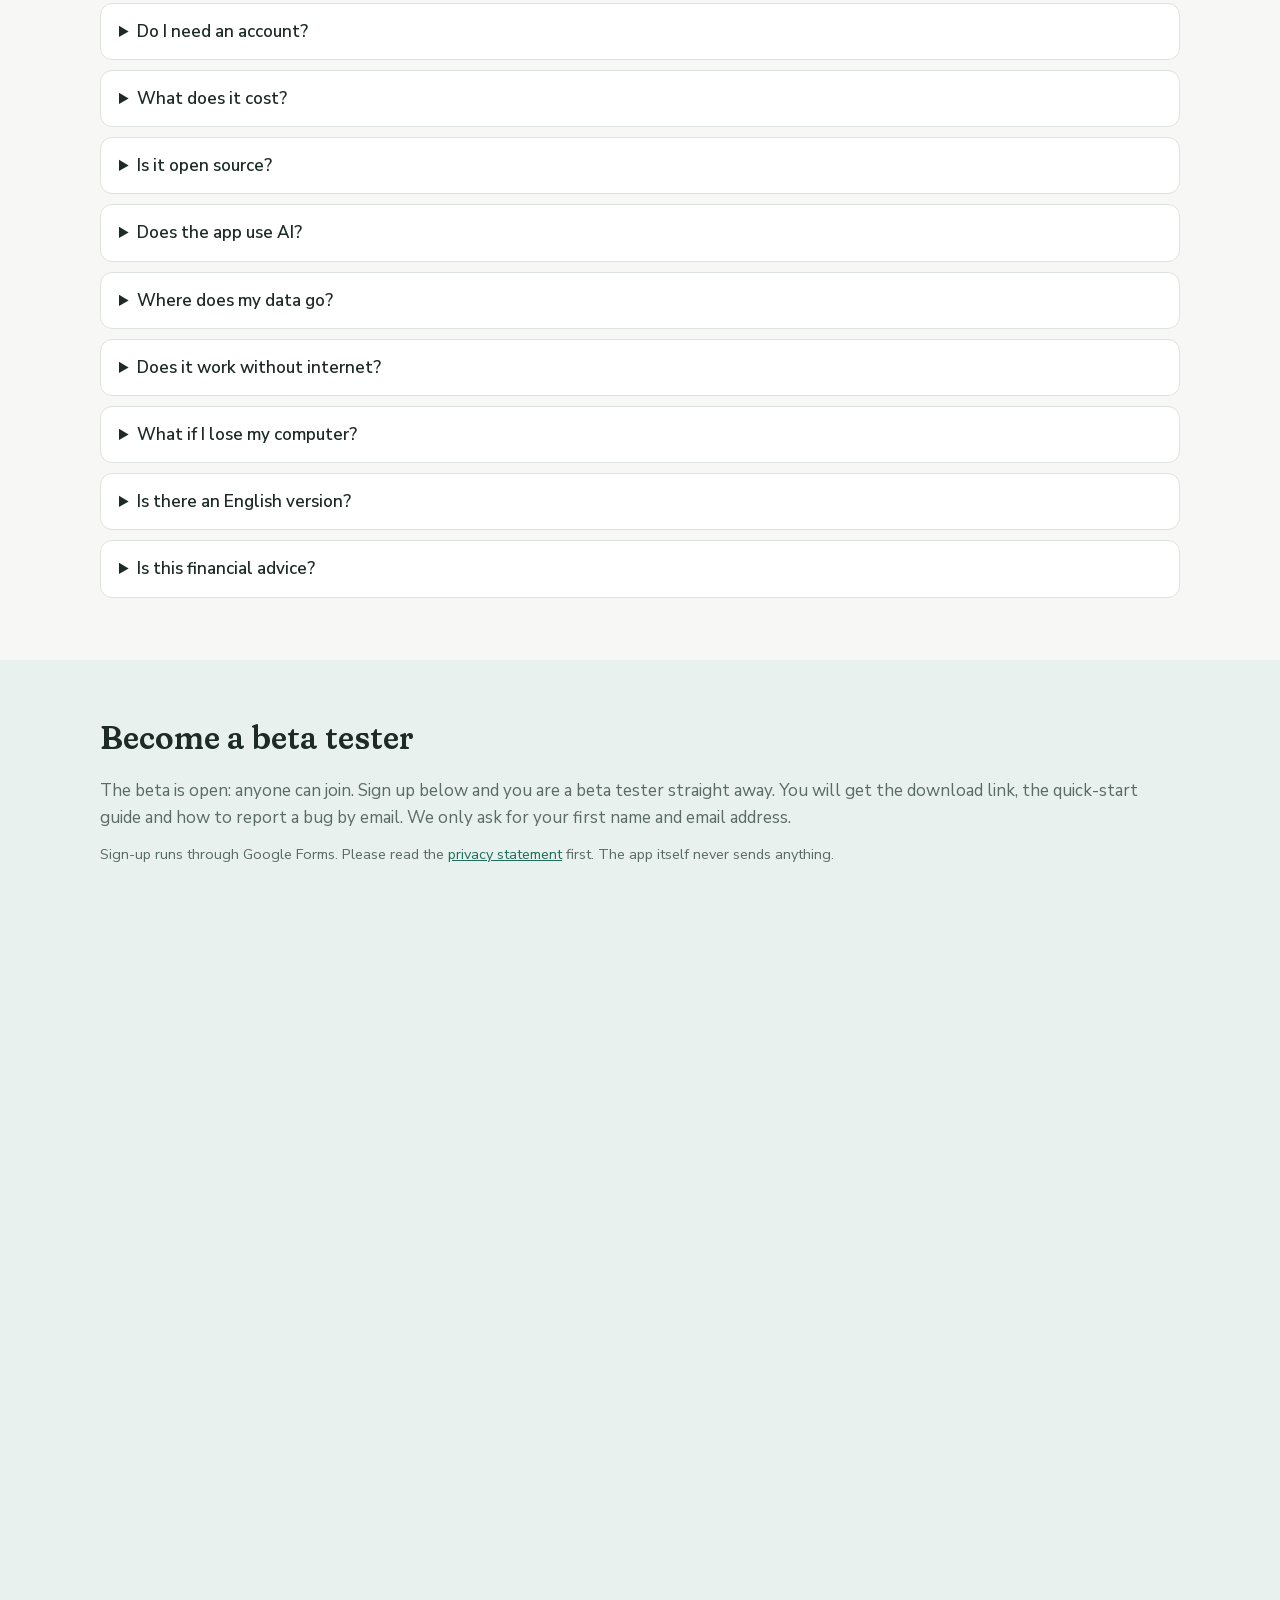
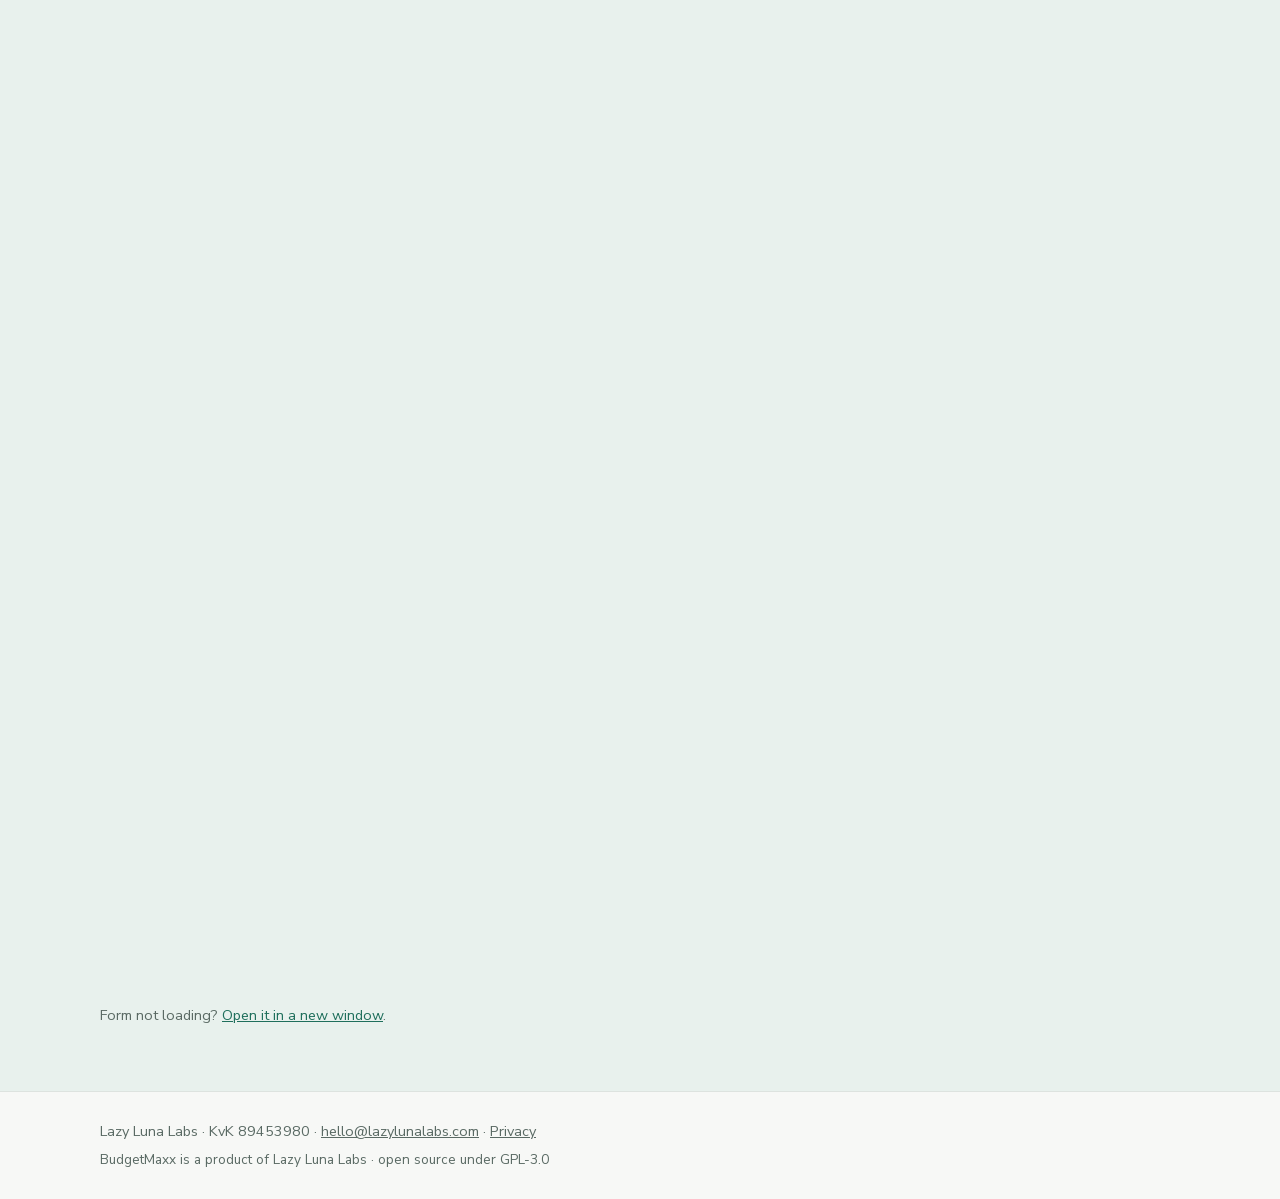
<file: en/budgetmaxx/index.html>
<!doctype html>
<html lang="en">
<head>
<meta charset="utf-8">
<meta name="viewport" content="width=device-width, initial-scale=1">
<title>BudgetMaxx: maximum calmness in your wallet</title>
<meta name="description" content="BudgetMaxx is an offline personal finance app. No account; your data stays on your own computer.">
<script>document.documentElement.classList.add("js")</script>
<link rel="alternate" hreflang="nl" href="../../nl/budgetmaxx/index.html">
<link rel="alternate" hreflang="en" href="index.html">
<link rel="stylesheet" href="../../assets/site.css">
<script>if(!matchMedia("(prefers-reduced-motion: reduce)").matches)document.documentElement.classList.add("lf")</script>
<style>
.shot{aspect-ratio:16/10;border:2px dashed var(--line);border-radius:12px;display:flex;align-items:center;justify-content:center;text-align:center;color:var(--muted);background:var(--card);padding:10px}
.hero{display:grid;gap:40px;grid-template-columns:1fr 1.15fr;align-items:center}
@media (max-width:860px){.hero{grid-template-columns:1fr}}
.devices{position:relative;padding:0 15% 30px 10px}
.laptop{background:#1d2a26;border-radius:14px 14px 4px 4px;padding:10px 10px 12px;box-shadow:0 20px 50px rgba(0,0,0,.18)}
.laptop img{display:block;width:100%;height:auto;border-radius:4px}
.laptop:after{content:"";display:block;height:12px;margin:12px -10px 0;background:#c9d1cd;border-radius:0 0 14px 14px}
.phone{position:absolute;right:0;bottom:0;width:20%;background:#1d2a26;border-radius:22px;padding:6px;box-shadow:0 14px 34px rgba(0,0,0,.28)}
.phone img{display:block;width:100%;height:auto;aspect-ratio:780/1285;object-fit:cover;object-position:top;border-radius:17px}
@media (max-width:600px){.devices{padding-right:6%}.phone{width:30%;border-radius:16px;padding:4px}.phone img{border-radius:12px}}
/* probleem */
.vs{display:grid;gap:16px;grid-template-columns:1fr 1fr;margin-top:18px}
@media (max-width:720px){.vs{grid-template-columns:1fr}}
.vs .card{position:relative}
.vs h3{display:flex;align-items:center;gap:8px}
.vs ul{list-style:none;margin:10px 0 0;padding:0}
.vs li{padding:7px 0 7px 30px;position:relative;border-top:1px solid var(--line)}
.vs li:before{position:absolute;left:0;top:7px;width:22px;height:22px;border-radius:50%;display:flex;align-items:center;justify-content:center;font-size:.8rem;font-weight:700}
.vs .old{border-style:dashed;background:transparent}.vs .old h3{color:var(--muted)}.vs .old li{color:var(--muted)}
.vs .old li:before{content:"\2715";background:var(--line);color:var(--muted)}
.vs .new{border:2px solid var(--brand)}.vs .new li:before{content:"\2713";background:var(--brand);color:var(--brand-t)}
.tag{font-size:.75rem;font-weight:700;letter-spacing:.04em;text-transform:uppercase;color:var(--muted)}.new .tag{color:var(--brand)}
/* tijdlijn */
.tl{list-style:none;margin:20px 0 0;padding:0 0 0 52px;position:relative;max-width:720px}
.tl:before{content:"";position:absolute;left:17px;top:6px;bottom:6px;width:2px;background:var(--line)}
.tl li{position:relative;margin-bottom:24px}
.tl li:last-child{margin-bottom:0}
.tl .num{position:absolute;left:-52px;top:0;margin:0}
.js .tl li{opacity:0;transform:translateY(14px);transition:opacity .6s ease,transform .6s ease}
.js .tl li.in{opacity:1;transform:none}
.stats{display:grid;gap:12px;grid-template-columns:repeat(auto-fit,minmax(150px,1fr));margin-top:32px}
.stat{background:var(--card);border:1px solid var(--line);border-radius:14px;padding:16px}
.stat b{display:block;font-size:1.4rem;line-height:1.2}
.stat span{color:var(--muted);font-size:.9rem}
/* scrollytelling */
.story{margin-top:20px}
.tabs{display:none}
.step{padding:8px 0 32px}
.step .ph{margin:12px 0 0}
.shotf{margin:0;background:var(--card);border:1px solid var(--line);border-radius:12px;padding:8px}
.shotf img{display:block;width:100%;height:auto;border-radius:6px}
.shotf.tel{max-width:240px;margin-top:12px}
.step .k{font-size:.8rem;font-weight:700;color:var(--brand);text-transform:uppercase;letter-spacing:.05em}
.stage{display:none}
@media (min-width:960px){
.js .story{display:grid;grid-template-columns:minmax(0,1fr) minmax(0,1.25fr);gap:48px;align-items:start}
.js .step{min-height:78vh;display:flex;flex-direction:column;justify-content:center;opacity:.45;transition:opacity .5s ease}
.js .step.on{opacity:1}
.js .step .ph{display:none}
.js .stage{display:block;position:sticky;top:128px;order:2}
.js .steps{order:1}
.js .tabs{display:flex;flex-wrap:wrap;gap:6px;margin-bottom:14px}
.tabs button{font:inherit;font-size:.85rem;padding:6px 12px;border-radius:99px;border:1px solid var(--line);background:var(--card);color:var(--text);cursor:pointer}
.tabs button[aria-selected=true]{background:var(--brand);color:var(--brand-t);border-color:var(--brand)}
.tabs button:focus-visible{outline:3px solid var(--brand);outline-offset:2px}
.bframe{background:var(--card);border:1px solid var(--line);border-radius:12px;overflow:hidden;box-shadow:0 20px 50px rgba(0,0,0,.14)}
.bbar{display:flex;gap:6px;align-items:center;padding:9px 12px;border-bottom:1px solid var(--line);background:var(--soft)}
.bbar i{width:10px;height:10px;border-radius:50%;background:var(--line)}
.bbar span{margin-left:8px;font-size:.78rem;color:var(--muted)}
.bview{position:relative;aspect-ratio:1440/900}
.bview img{position:absolute;inset:0;width:100%;height:100%;opacity:0;transition:opacity .7s ease}
.bview img.on{opacity:1}
.pframe{position:absolute;right:-14px;bottom:-34px;width:23%;background:#1d2a26;border-radius:22px;padding:5px;box-shadow:0 14px 34px rgba(0,0,0,.3);opacity:0;transform:translateY(16px);transition:opacity .6s ease,transform .6s ease;pointer-events:none}
.pframe.on{opacity:1;transform:none}
.pview{position:relative;aspect-ratio:780/1688;border-radius:17px;overflow:hidden}
.pview img{position:absolute;inset:0;width:100%;height:100%;opacity:0;transition:opacity .6s ease}
.pview img.on{opacity:1}
.stagewrap{position:relative;padding-bottom:36px}
}
@media (prefers-reduced-motion:reduce){
*,*:before,*:after{transition:none!important;animation:none!important;scroll-behavior:auto!important}
.js .tl li{opacity:1;transform:none}
}
.consent{display:flex;gap:10px;align-items:flex-start;font-weight:400;margin:4px 0 14px}
.consent input{flex:none;width:22px;height:22px;margin-top:2px;accent-color:var(--brand)}
.consent input:focus-visible{outline:3px solid var(--brand);outline-offset:2px}
.fine{font-size:.9rem;color:var(--muted)}
</style>
<script src="../../assets/sterren.js" defer></script>
<script src="../../assets/logo-flow.js" defer></script>
<link rel="icon" type="image/svg+xml" href="../../assets/favicon.svg">
<link rel="icon" type="image/png" sizes="32x32" href="../../assets/favicon-32.png">
<link rel="apple-touch-icon" href="../../assets/apple-touch-icon.png">
</head>
<body class="in-budgetmaxx">
<a class="skip" href="#main">Skip to main content</a>
<header class="site-header">
<div class="w topbar">
<a class="logo" href="../index.html"><svg width="28" height="28" viewBox="0 0 32 32" aria-hidden="true"><path class="lm" d="M12.6 5.4A11.4 11.4 0 1 0 26.6 20.2A11.8 11.8 0 0 1 12.6 5.4Z"/><path class="ls" d="M19.4 5.4Q20.6 8.8 24.0 10.0Q20.6 11.2 19.4 14.6Q18.2 11.2 14.8 10.0Q18.2 8.8 19.4 5.4Z"/><path class="ls lp" d="M26.0 12.8V16.2M24.3 14.5H27.7"/></svg>Lazy Luna Labs</a>
<nav class="main-nav" aria-label="Main menu"><a href="../index.html">Home</a><a href="index.html" aria-current="page">BudgetMaxx</a><a href="../index.html#over">About</a><a href="../index.html#contact">Contact</a></nav>
<span class="lang"><a href="../../nl/budgetmaxx/index.html" hreflang="nl" lang="nl" title="Nederlands">NL</a> | <b aria-current="true">EN</b></span>
</div>
<div class="subbar"><div class="w subbar-inner">
<div class="crumb" role="navigation" aria-label="Breadcrumb"><a href="../index.html">Lazy Luna Labs</a><span aria-hidden="true">&rsaquo;</span><strong>BudgetMaxx</strong></div>
<nav class="sub-nav" aria-label="BudgetMaxx menu">
<a href="index.html" aria-current="page">Overview</a>
<a href="index.html#story">Tour</a>
<a href="../../nl/budgetmaxx/over.html" hreflang="nl">Made by Luna (NL)</a>
<a href="privacy.html">Privacy</a>
<a href="../../nl/budgetmaxx/offline.html" hreflang="nl">Proof it's offline (NL)</a>
<a class="sub-cta" href="index.html#beta">Become a beta tester</a>
</nav>
</div></div>
</header>
<main id="main">
<section class="top"><div class="w hero"><div>
<div class="hero-logo" aria-hidden="true"><span class="big-logo bmx"><svg viewBox="0 0 32 32" aria-hidden="true"><path class="bmb" fill-rule="evenodd" d="M8.2 6H13.6C17.2 6 19.6 8.1 19.6 11.3C19.6 13.7 18.2 15.5 16.2 16.3C19.1 17 21.2 19.2 21.2 22.2C21.2 25.7 18.5 28 14.4 28H8.2A3.2 3.2 0 0 1 5 24.8V9.2A3.2 3.2 0 0 1 8.2 6ZM11.2 10.2H12.5A2.3 2.3 0 0 1 12.5 14.8H11.2A1 1 0 0 1 10.2 13.8V11.2A1 1 0 0 1 11.2 10.2ZM11.2 18.6H13.5A2.5 2.5 0 0 1 13.5 23.6H11.2A1 1 0 0 1 10.2 22.6V19.6A1 1 0 0 1 11.2 18.6Z"/><path class="bmp" d="M23.5 6.1A1.5 1.5 0 0 1 26.5 6.1V6.3Q26.5 6.7 26.9 6.7H27.1A1.5 1.5 0 0 1 27.1 9.7H26.9Q26.5 9.7 26.5 10.1V10.3A1.5 1.5 0 0 1 23.5 10.3V10.1Q23.5 9.7 23.1 9.7H22.9A1.5 1.5 0 0 1 22.9 6.7H23.1Q23.5 6.7 23.5 6.3Z"/></svg><span>BudgetMaxx</span></span></div><span class="badge">Free beta: sign up</span>
<h1>Maximum calmness in your wallet.</h1>
<p class="muted" style="font-size:1.15rem;max-width:620px">BudgetMaxx turns your income, fixed costs and wishes into a clear plan for every pay period. No account, no cloud: your money stays on your computer.</p>
<p><a class="btn" href="#beta">Become a beta tester</a></p>
</div>
<div class="devices">
<div class="laptop"><img src="img/hero-dashboard.png" width="1100" height="520" alt="Part of the BudgetMaxx dashboard for demo profile Sam: income, spending, loan and spending money in one overview"></div>
<div class="phone"><img src="img/hero-telefoon-jouwdag.png" width="780" height="1285" alt="The Your day pop-up on a phone: what comes in and goes out today"></div>
</div>
</div></section>

<section class="alt"><div class="w">
<h2>The problem</h2>
<p>Your banking app shows your balance, but not what you can do with it. BudgetMaxx turns it around: a plan up front, instead of tallying afterwards.</p>
<div class="vs">
<div class="card old"><span class="tag">Tallying afterwards</span><h3>Looking at what's already gone</h3>
<ul><li>Your balance, without knowing what you can do with it</li><li>An old spreadsheet nobody understands any more</li><li>Losing time all over again every month</li><li>Many apps want an account or a bank connection</li></ul></div>
<div class="card new"><span class="tag">Planning ahead</span><h3>Knowing what you can spend</h3>
<ul><li>Your salary divided over your pay period in advance</li><li>One overview of what still needs to be paid</li><li>A daily budget from your pot</li><li>No account, no cloud, no bank connection</li></ul></div>
</div>
</div></section>

<section><div class="w">
<h2>How it works</h2>
<ol class="tl" id="tl">
<li><div class="num" aria-hidden="true">1</div><h3>Set up the foundation</h3><p class="muted">A short wizard: income, fixed costs, savings pots, loans.</p></li>
<li><div class="num" aria-hidden="true">2</div><h3>Follow your month</h3><p class="muted">The monthly overview follows your pay period. Tick off what has been paid.</p></li>
<li><div class="num" aria-hidden="true">3</div><h3>Know what you can spend</h3><p class="muted">The Budget coach works out a daily budget from your pot.</p></li>
</ol>
<p class="muted" style="margin-top:32px">This is what it looks like for demo profile Sam (made-up amounts, from the screenshots below):</p>
<div class="stats" style="margin-top:12px">
<div class="stat"><b>&euro;3,350</b><span>income per month</span></div>
<div class="stat"><b>&euro;20.65</b><span>left today</span></div>
<div class="stat"><b>&euro;766.83</b><span>October balance</span></div>
<div class="stat"><b>&euro;5,000</b><span>still owed on the personal loan</span></div>
</div>
</div></section>

<section class="alt"><div class="w">
<h2>What's inside</h2>
<div class="grid">
<div class="card"><svg class="ico" width="28" height="28" viewBox="0 0 24 24" aria-hidden="true" fill="none" stroke="currentColor" stroke-width="1.8" stroke-linecap="round" stroke-linejoin="round"><rect x="3" y="4" width="18" height="17" rx="2"/><path d="M3 9h18M8 2v4M16 2v4M8 14l2 2 4-4"/></svg><h3>Monthly overview</h3><p class="muted">Per pay period, with ticking off.</p></div>
<div class="card"><svg class="ico" width="28" height="28" viewBox="0 0 24 24" aria-hidden="true" fill="none" stroke="currentColor" stroke-width="1.8" stroke-linecap="round" stroke-linejoin="round"><path d="M4 20V10M10 20V4M16 20v-7M22 20H2"/></svg><h3>Dashboard and year overview</h3><p class="muted">See where your money goes and what the year looks like.</p></div>
<div class="card"><svg class="ico" width="28" height="28" viewBox="0 0 24 24" aria-hidden="true" fill="none" stroke="currentColor" stroke-width="1.8" stroke-linecap="round" stroke-linejoin="round"><path d="M3 10l9-6 9 6M5 10v9M19 10v9M9 10v9M15 10v9M3 21h18"/></svg><h3>Loans and mortgage</h3><p class="muted">Including extra repayments.</p></div>
<div class="card"><svg class="ico" width="28" height="28" viewBox="0 0 24 24" aria-hidden="true" fill="none" stroke="currentColor" stroke-width="1.8" stroke-linecap="round" stroke-linejoin="round"><path d="M19 11a7 6 0 1 0-12.5 3.7L6 19h3l.5-1.5h5L15 19h3l.5-3A6 6 0 0 0 19 11z"/><circle cx="15" cy="10" r=".6"/><path d="M11 6.5h3"/></svg><h3>Savings pots</h3><p class="muted">Set money aside for what's coming.</p></div>
<div class="card"><svg class="ico" width="28" height="28" viewBox="0 0 24 24" aria-hidden="true" fill="none" stroke="currentColor" stroke-width="1.8" stroke-linecap="round" stroke-linejoin="round"><circle cx="12" cy="12" r="9"/><path d="M12 7v5l3 2"/></svg><h3>Budget coach</h3><p class="muted">A daily budget from a shrinking pot, with the "Your day" pop-up.</p></div>
<div class="card"><svg class="ico" width="28" height="28" viewBox="0 0 24 24" aria-hidden="true" fill="none" stroke="currentColor" stroke-width="1.8" stroke-linecap="round" stroke-linejoin="round"><path d="M12 2l9 5-9 5-9-5 9-5zM3 12l9 5 9-5M3 17l9 5 9-5"/></svg><h3>Replacement funds and hours</h3><p class="muted">Handy if you work for yourself.</p></div>
<div class="card"><svg class="ico" width="28" height="28" viewBox="0 0 24 24" aria-hidden="true" fill="none" stroke="currentColor" stroke-width="1.8" stroke-linecap="round" stroke-linejoin="round"><path d="M14 2H6a2 2 0 0 0-2 2v16a2 2 0 0 0 2 2h12a2 2 0 0 0 2-2V8z"/><path d="M14 2v6h6M12 12v6M9 15l3 3 3-3"/></svg><h3>PDF monthly overview</h3><p class="muted">Save or print your month.</p></div>
<div class="card"><svg class="ico" width="28" height="28" viewBox="0 0 24 24" aria-hidden="true" fill="none" stroke="currentColor" stroke-width="1.8" stroke-linecap="round" stroke-linejoin="round"><rect x="5" y="2" width="14" height="20" rx="2"/><path d="M8 6h8M8 11h.01M12 11h.01M16 11h.01M8 15h.01M12 15h.01M16 15h.01M8 18.5h.01M12 18.5h.01M16 18.5h.01"/></svg><h3>Calculator</h3><p class="muted">Quickly check a sum without leaving the app.</p></div>
</div></div></section>

<section><div class="w">
<h2>Privacy: works without internet</h2>
<div class="card illu">
<svg width="120" height="120" viewBox="0 0 120 120" aria-hidden="true" style="flex:none"><circle cx="60" cy="60" r="56" fill="var(--soft)"/><path d="M30 62 60 36l30 26v28H30z" fill="var(--card)" stroke="var(--brand)" stroke-width="3" stroke-linejoin="round"/><path d="M60 54l12 5v9c0 8-5 13-12 16-7-3-12-8-12-16v-9z" fill="var(--brand)"/><path d="M54 68l4 4 8-8" fill="none" stroke="var(--brand-t)" stroke-width="3" stroke-linecap="round" stroke-linejoin="round"/></svg>
<div>
<p><b>No account. No cloud. No bank connection.</b></p>
<p class="muted">BudgetMaxx is a single HTML file that runs in your browser, even without internet. Your data is stored locally on your computer and can optionally be encrypted. This page doesn't load anything from outside either.</p>
<p><b>Your money stays home. So does Max.</b></p>
<p class="muted">Note: because everything is stored locally, you make your own backups. The app helps you with that.</p>
</div></div></div></section>

<section class="alt"><div class="w">
<h2>Honest about AI</h2>
<div class="illu">
<svg width="120" height="120" viewBox="0 0 120 120" aria-hidden="true" style="flex:none"><circle cx="60" cy="60" r="56" fill="var(--card)"/><circle cx="46" cy="50" r="12" fill="none" stroke="var(--brand)" stroke-width="3"/><path d="M26 88c2-13 10-20 20-20s18 7 20 20" fill="none" stroke="var(--brand)" stroke-width="3" stroke-linecap="round"/><path d="M82 30l3 8 8 3-8 3-3 8-3-8-8-3 8-3zM90 60l2 4.5 4.5 2-4.5 2-2 4.5-2-4.5-4.5-2 4.5-2z" fill="var(--brand)"/></svg>
<div>
<p>BudgetMaxx is built by Luna, with the help of AI agents. We don't hide it.</p>
<p class="muted">The app itself uses no AI and no internet. Your data goes nowhere.</p>
</div></div>
</div></section>

<section class="alt"><div class="w">
<h2>What it looks like</h2>
<p class="muted">Screenshots with the fictional demo profile "Sam". All amounts are made up. The screenshots show the app in English; it is also available in Dutch. Scroll through the six screens, or click a tab.</p>
<div class="story" id="story">
<div class="steps">
<article class="step on" data-i="0" id="stap1"><span class="k">Step 1 of 6</span><h3>Home / Dashboard</h3><p class="muted">Your whole month at a glance: income (&euro;3,350), spending, the outstanding loan and what you can still spend today, plus a timeline of planned payments.</p><figure class="shotf ph"><img src="img/dashboard.png" width="1440" height="900" loading="lazy" alt="Dashboard with income, spending, outstanding loan and spending money for demo profile Sam"></figure><figure class="shotf ph tel"><img src="img/telefoon-dashboard.png" width="780" height="1688" loading="lazy" alt="The dashboard on a phone screen"></figure></article>
<article class="step" data-i="1" id="stap2"><span class="k">Step 2 of 6</span><h3>This month</h3><p class="muted">For each pay period you tick off what has come in and what has been paid. Sam can see straight away that &euro;2,583.17 still needs to be in the account for the open items.</p><figure class="shotf ph"><img src="img/maand.png" width="1440" height="900" loading="lazy" alt="October monthly overview with salary, rent and fixed costs to tick off"></figure></article>
<article class="step" data-i="2" id="stap3"><span class="k">Step 3 of 6</span><h3>Budget coach</h3><p class="muted">The Budget coach works out a daily budget from your pot: &euro;20.65 left today and &euro;144.52 per 7 days, until the next payday.</p><figure class="shotf ph"><img src="img/budgetcoach.png" width="1440" height="900" loading="lazy" alt="Budget coach with &euro;20.65 left today and &euro;144.52 per 7 days"></figure></article>
<article class="step" data-i="3" id="stap4"><span class="k">Step 4 of 6</span><h3>Your day</h3><p class="muted">A pop-up showing what comes in today (&euro;3,350) and what goes out (15 items, &euro;1,223 in total), where you can tick things off straight away.</p><figure class="shotf ph"><img src="img/jouwdag.png" width="1440" height="900" loading="lazy" alt="Your day pop-up showing what comes in and goes out today"></figure><figure class="shotf ph tel"><img src="img/telefoon-jouwdag.png" width="780" height="1688" loading="lazy" alt="The Your day pop-up on a phone screen"></figure></article>
<article class="step" data-i="4" id="stap5"><span class="k">Step 5 of 6</span><h3>Loans</h3><p class="muted">A personal loan with &euro;5,000 still owed, 5.5% interest and an expected end date: debt-free in March 2029. With room for extra repayments.</p><figure class="shotf ph"><img src="img/leningen.png" width="1440" height="900" loading="lazy" alt="Loans page with a personal loan of &euro;5,000, debt-free in March 2029"></figure></article>
<article class="step" data-i="5" id="stap6"><span class="k">Step 6 of 6</span><h3>Year overview</h3><p class="muted">The whole year as a clear table, with every item per month. At the top are buttons for PDF and Excel (CSV).</p><figure class="shotf ph"><img src="img/jaaroverzicht.png" width="1440" height="900" loading="lazy" alt="Year overview as a spreadsheet with every item per month"></figure></article>
</div>
<div class="stage" aria-hidden="false"><div class="stagewrap">
<div class="tabs" role="tablist" aria-label="Screens"><button type="button" role="tab" aria-selected="true" data-go="0">Home</button><button type="button" role="tab" aria-selected="false" data-go="1">This month</button><button type="button" role="tab" aria-selected="false" data-go="2">Budget coach</button><button type="button" role="tab" aria-selected="false" data-go="3">Your day</button><button type="button" role="tab" aria-selected="false" data-go="4">Loans</button><button type="button" role="tab" aria-selected="false" data-go="5">Year overview</button></div>
<div class="bframe"><div class="bbar"><i></i><i></i><i></i><span>BudgetMaxx</span></div><div class="bview"><img src="img/dashboard.png" width="1440" height="900" alt="Dashboard with income, spending, outstanding loan and spending money for demo profile Sam" data-s="0" class="on"><img src="img/maand.png" width="1440" height="900" loading="lazy" alt="October monthly overview with salary, rent and fixed costs to tick off" data-s="1"><img src="img/budgetcoach.png" width="1440" height="900" loading="lazy" alt="Budget coach with &euro;20.65 left today and &euro;144.52 per 7 days" data-s="2"><img src="img/jouwdag.png" width="1440" height="900" loading="lazy" alt="Your day pop-up showing what comes in and goes out today" data-s="3"><img src="img/leningen.png" width="1440" height="900" loading="lazy" alt="Loans page with a personal loan of &euro;5,000, debt-free in March 2029" data-s="4"><img src="img/jaaroverzicht.png" width="1440" height="900" loading="lazy" alt="Year overview as a spreadsheet with every item per month" data-s="5"></div></div>
<div class="pframe" id="pf"><div class="pview"><img src="img/telefoon-dashboard.png" width="780" height="1688" loading="lazy" alt="The dashboard on a phone screen" data-s="0" class="on"><img src="img/telefoon-jouwdag.png" width="780" height="1688" loading="lazy" alt="The Your day pop-up on a phone screen" data-s="3"></div></div>
</div></div>
</div>
</div></section>

<section class="alt"><div class="w">
<h2>Free and open source</h2>
<p>BudgetMaxx is free: no subscription, no Pro version and no ads. The code is public, so anyone can take a look.</p>
<p class="muted">Does Max help you? A donation is welcome, but never required.</p>
<div class="row">
<!-- PayPal-link nog invullen -->
<a class="btn" href="#">Treat Max via PayPal</a>
<!-- repo-URL nog invullen -->
<a class="btn btn2" href="#">View the code</a>
</div>
</div></section>

<section><div class="w">
<h2>Frequently asked questions</h2>
<details><summary>Do I need an account?</summary><p>No. There is no account, and no server your data goes to.</p></details>
<details><summary>What does it cost?</summary><p>Nothing. BudgetMaxx is free. If you'd like to give something back you can donate, but you don't have to.</p></details>
<details><summary>Is it open source?</summary><p>Yes. The code is public, so anyone can see what the app does.</p></details>
<details><summary>Does the app use AI?</summary><p>No. The app was built with the help of AI agents, but the app itself uses no AI and never connects to the internet.</p></details>
<details><summary>Where does my data go?</summary><p>It stays on your own computer, in your browser. It goes nowhere. You can optionally encrypt it.</p></details>
<details><summary>Does it work without internet?</summary><p>Yes. It's a single HTML file that works offline.</p></details>
<details><summary>What if I lose my computer?</summary><p>Make regular backups. Without a backup your data can't be recovered, because we don't have it.</p></details>
<details><summary>Is there an English version?</summary><p>Yes. You can switch the whole app to English in Settings, including the PDF.</p></details>
<details><summary>Is this financial advice?</summary><p>No. BudgetMaxx is a calculation aid to help you get an overview.</p></details>
</div></section>

<section id="beta" class="alt"><div class="w">
<h2>Become a beta tester</h2>
<p class="muted">The beta is open: anyone can join. Sign up below and you are a beta tester straight away. You will get the download link, the quick-start guide and how to report a bug by email. We only ask for your first name and email address.</p>
<p class="fine">Sign-up runs through Google Forms. Please read the <a href="privacy.html">privacy statement</a> first. The app itself never sends anything.</p>
<div class="beta-form"><iframe src="https://docs.google.com/forms/d/e/1FAIpQLSen6xBRBwMVLuC2B1LurDClI6HCdetQ00nMlMui40tgs3K1wQ/viewform?embedded=true" title="BudgetMaxx beta sign-up form" width="640" height="1722" loading="lazy" style="display:block;width:100%;max-width:640px;border:0;margin:16px 0 0">Loading…</iframe></div>
<p class="fine">Form not loading? <a href="https://docs.google.com/forms/d/e/1FAIpQLSen6xBRBwMVLuC2B1LurDClI6HCdetQ00nMlMui40tgs3K1wQ/viewform" rel="noopener">Open it in a new window</a>.</p>
</div></section>
</main>
<footer class="site-footer"><div class="w">
<div>Lazy Luna Labs · KvK 89453980 · <a href="mailto:hello@lazylunalabs.com">hello@lazylunalabs.com</a> · <a href="privacy.html">Privacy</a></div>
<div class="footer-sub">BudgetMaxx is a product of Lazy Luna Labs · open source under GPL-3.0</div>
</div></footer>
<script>
(function(){
var rm=window.matchMedia&&matchMedia('(prefers-reduced-motion:reduce)').matches;
var steps=[].slice.call(document.querySelectorAll('.step'));
var tabs=[].slice.call(document.querySelectorAll('.tabs button'));
var sImgs=[].slice.call(document.querySelectorAll('.stage [data-s]'));
var pf=document.getElementById('pf');
function show(i){
 steps.forEach(function(e,k){e.classList.toggle('on',k===i)});
 tabs.forEach(function(b,k){b.setAttribute('aria-selected',k===i?'true':'false')});
 var hasP=false;
 sImgs.forEach(function(im){var on=+im.getAttribute('data-s')===i;im.classList.toggle('on',on);if(on&&im.closest('.pview'))hasP=true});
 if(pf)pf.classList.toggle('on',hasP);
}
tabs.forEach(function(b){b.addEventListener('click',function(){
 var i=+b.getAttribute('data-go');show(i);
 steps[i].scrollIntoView({behavior:rm?'auto':'smooth',block:'center'});
})});
if('IntersectionObserver' in window){
 var io=new IntersectionObserver(function(es){es.forEach(function(e){if(e.isIntersecting)show(steps.indexOf(e.target))})},{rootMargin:'-45% 0px -45% 0px'});
 steps.forEach(function(e){io.observe(e)});
 var tl=document.querySelectorAll('.tl li');
 var io2=new IntersectionObserver(function(es){es.forEach(function(e){if(e.isIntersecting){e.target.classList.add('in');io2.unobserve(e.target)}})},{threshold:.3});
 [].forEach.call(tl,function(e){io2.observe(e)});
}else{[].forEach.call(document.querySelectorAll('.tl li'),function(e){e.classList.add('in')})}
show(0);
})();
</script>
</body>
</html>
</file>
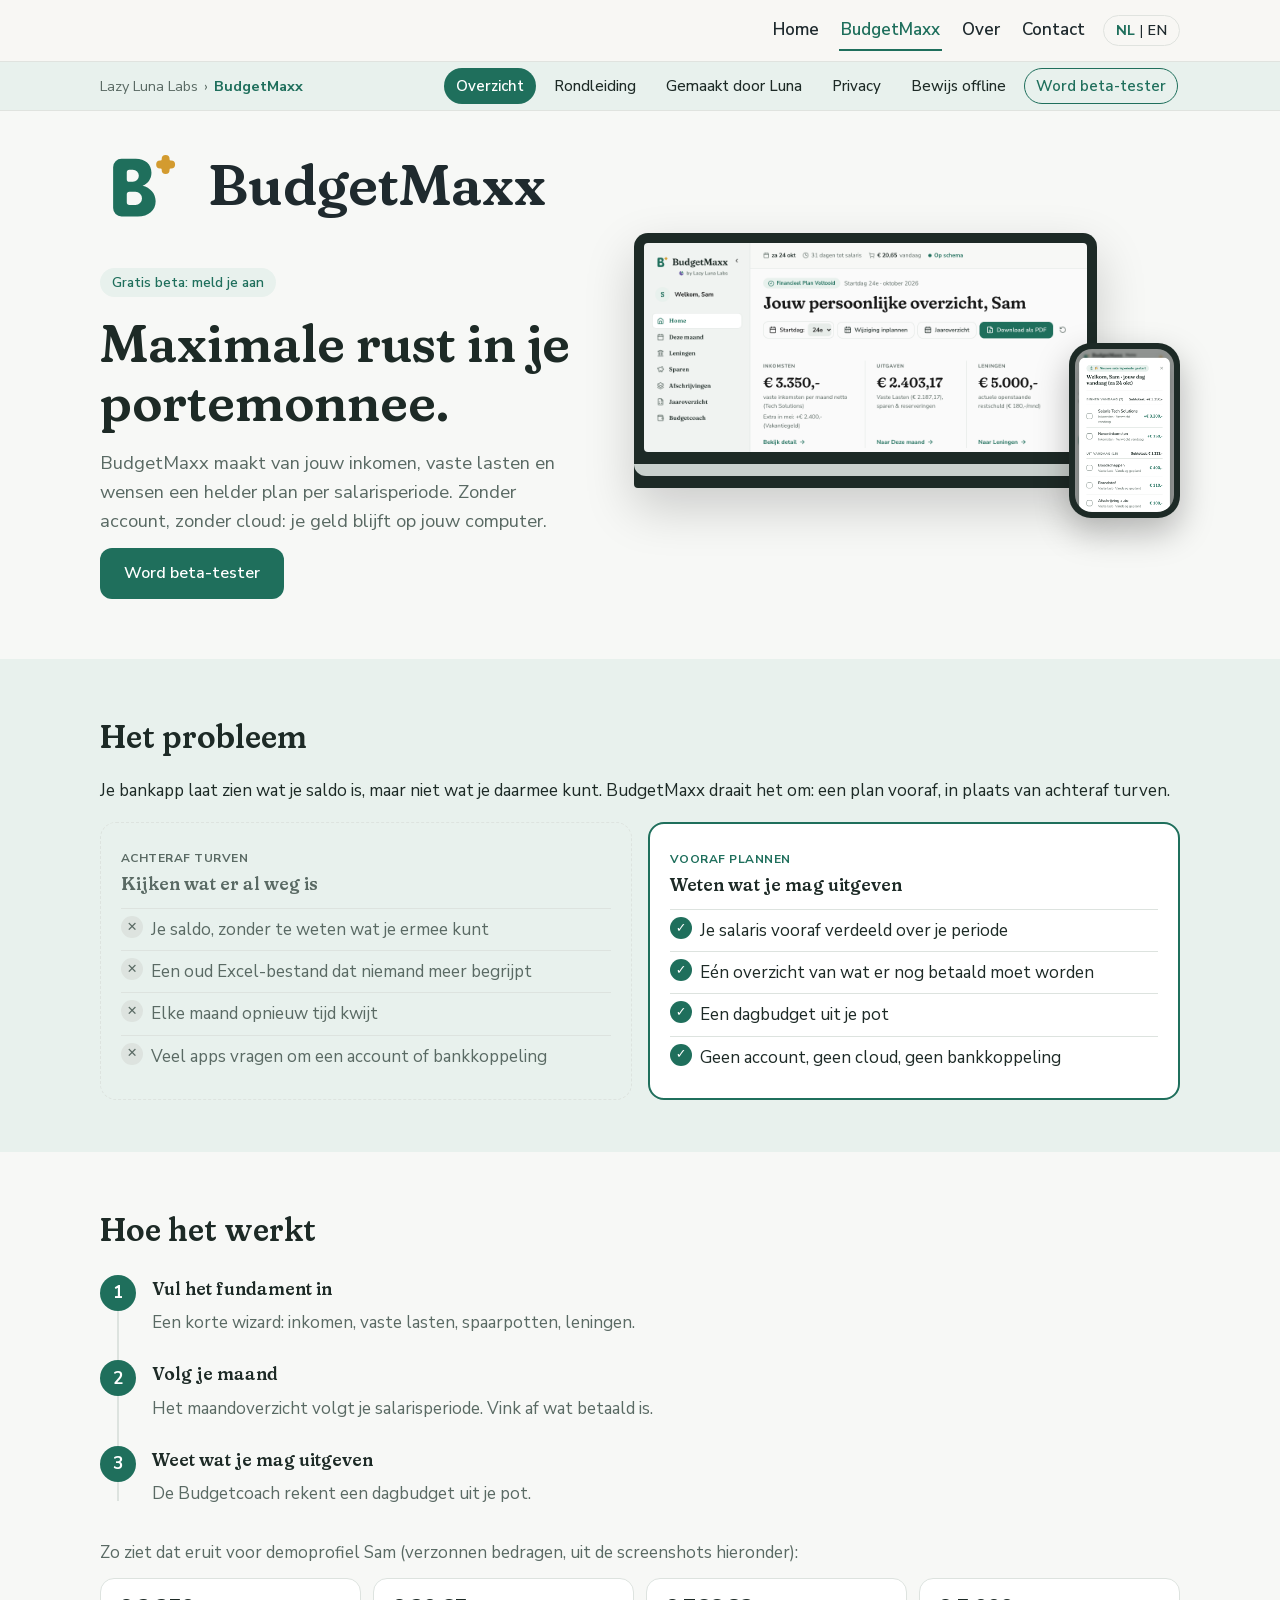
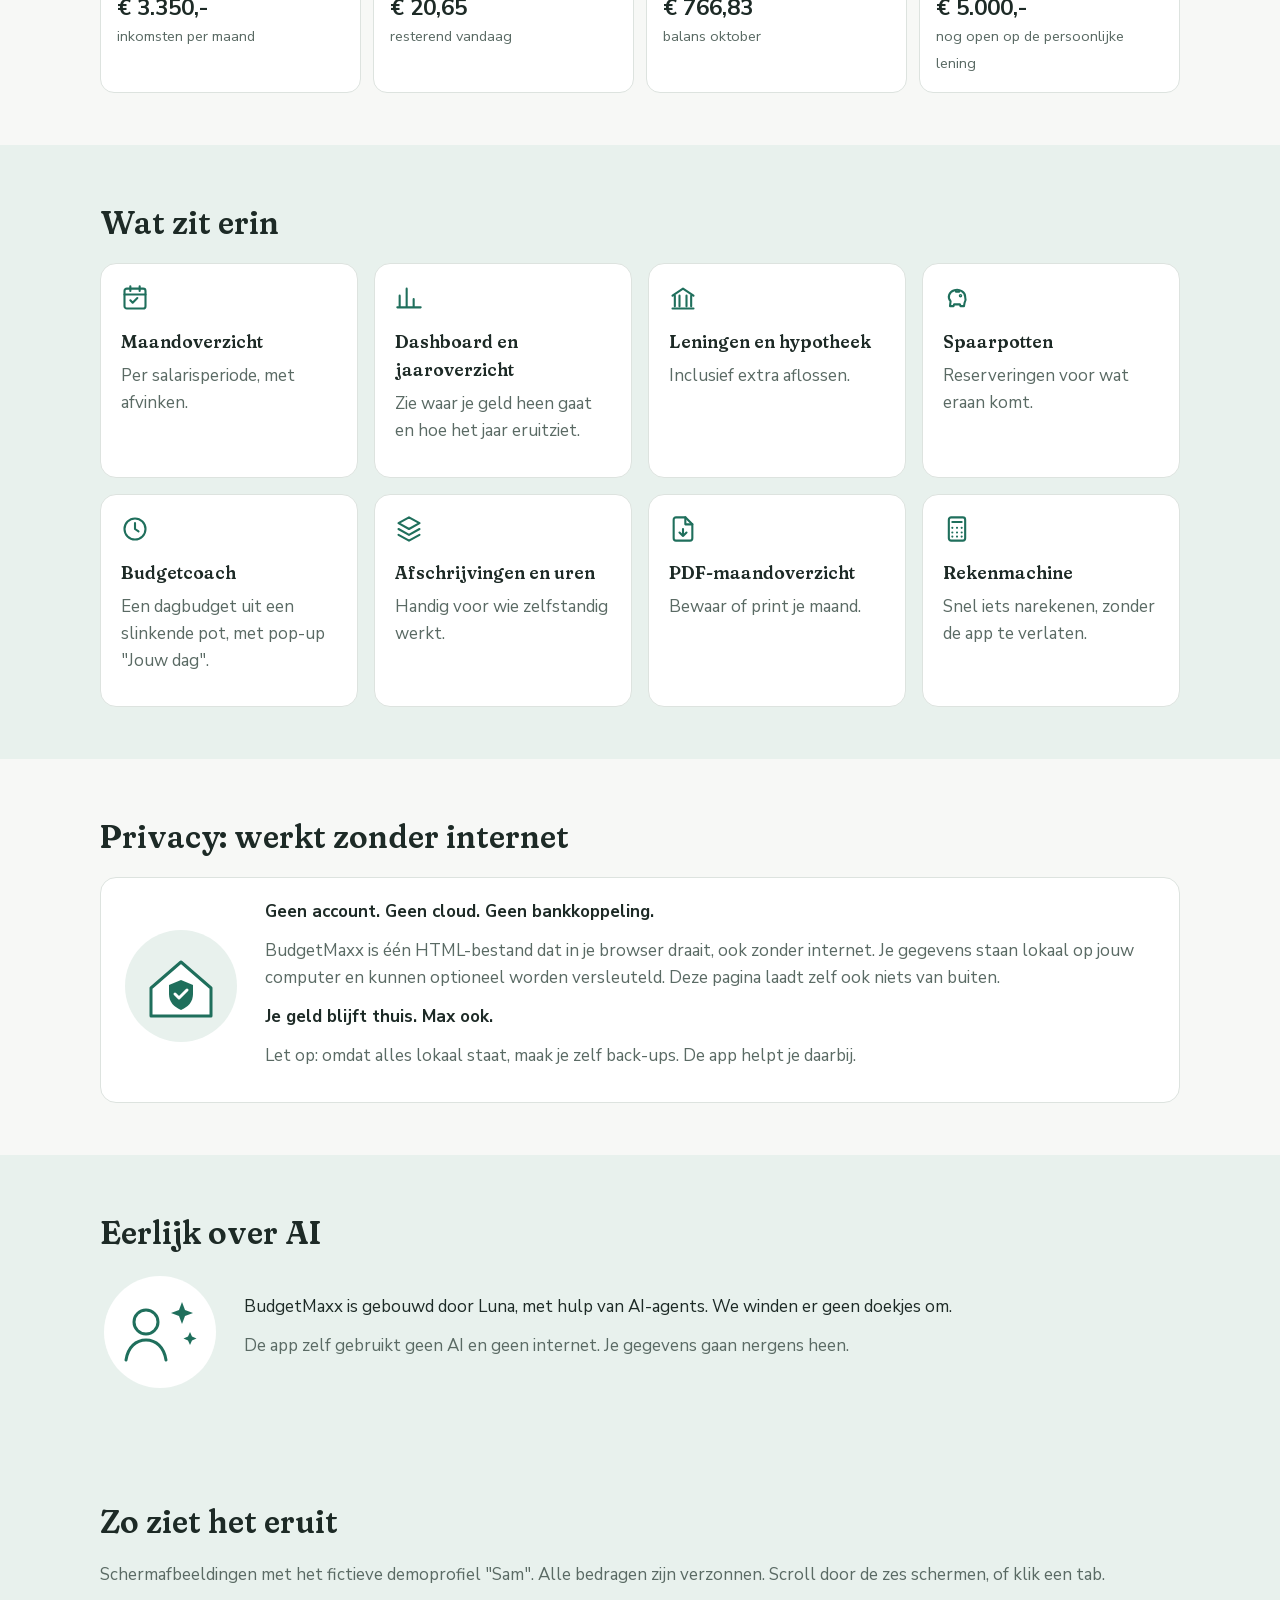
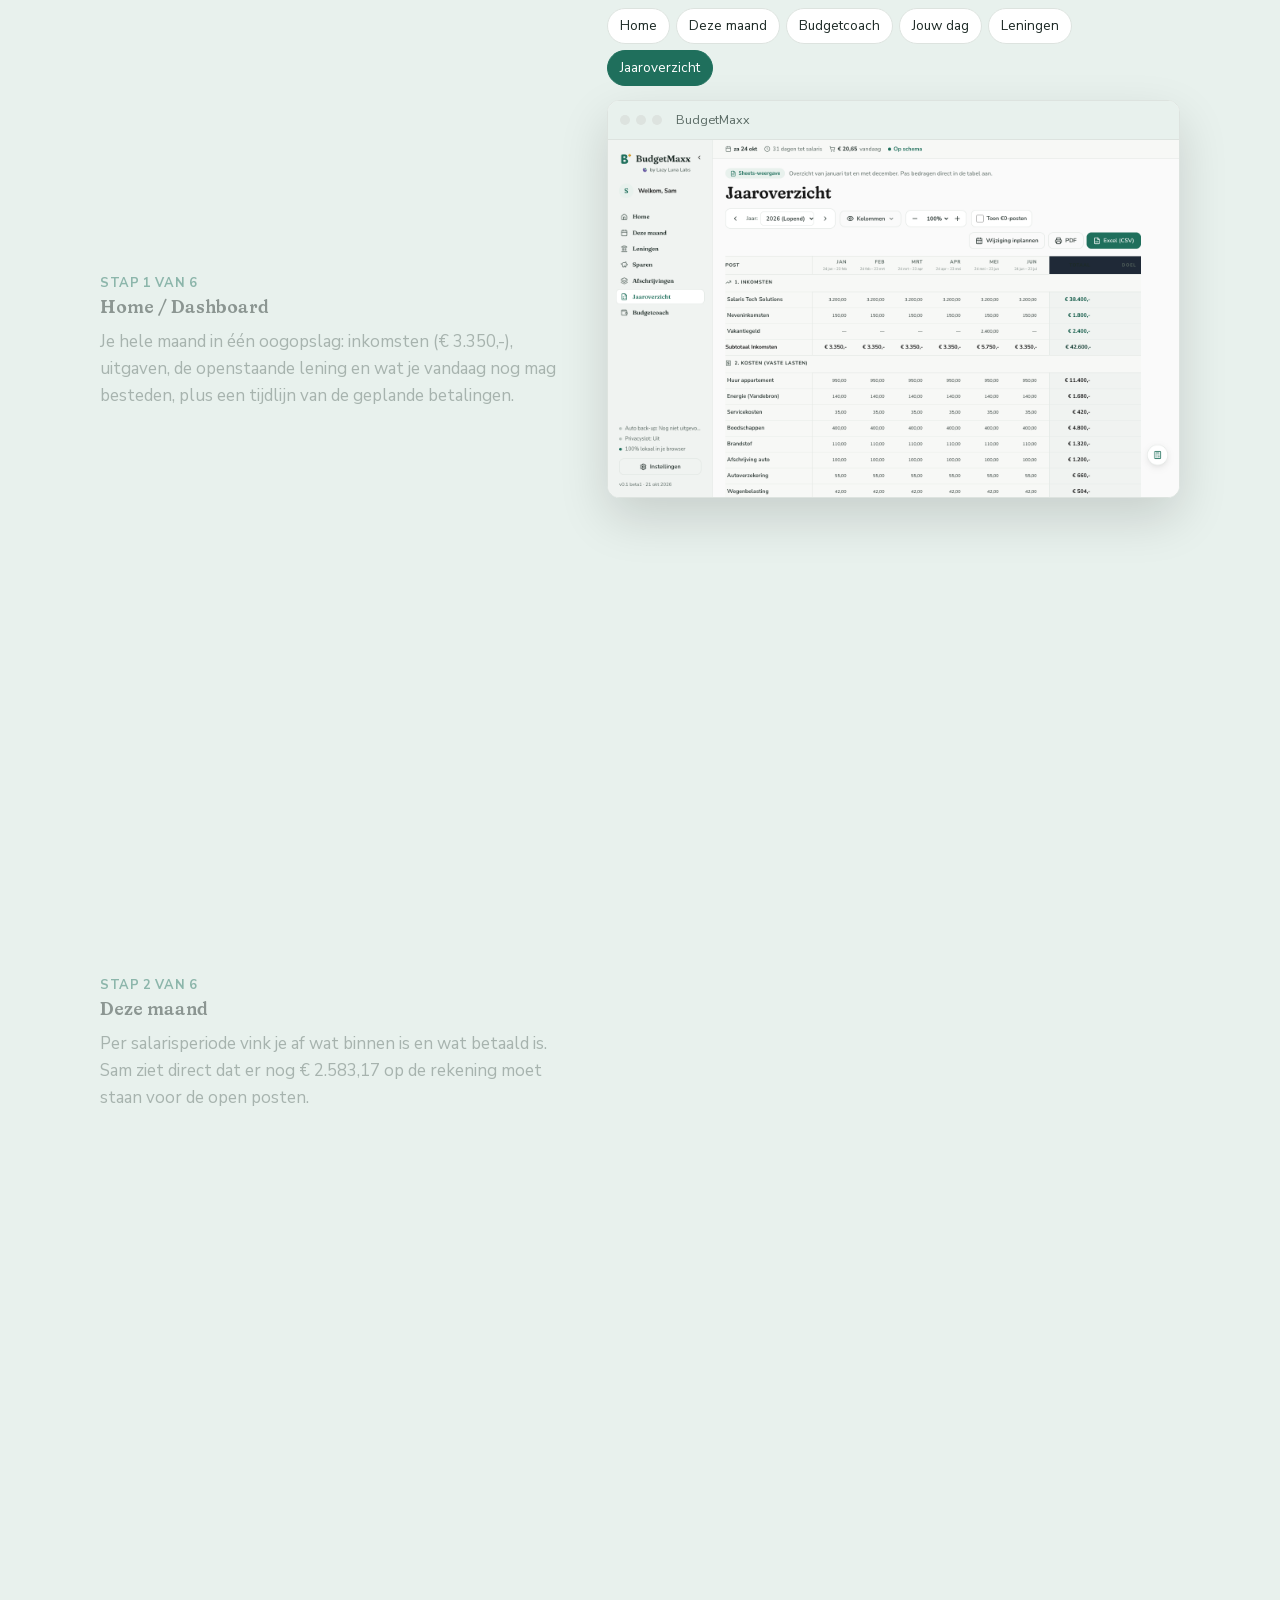
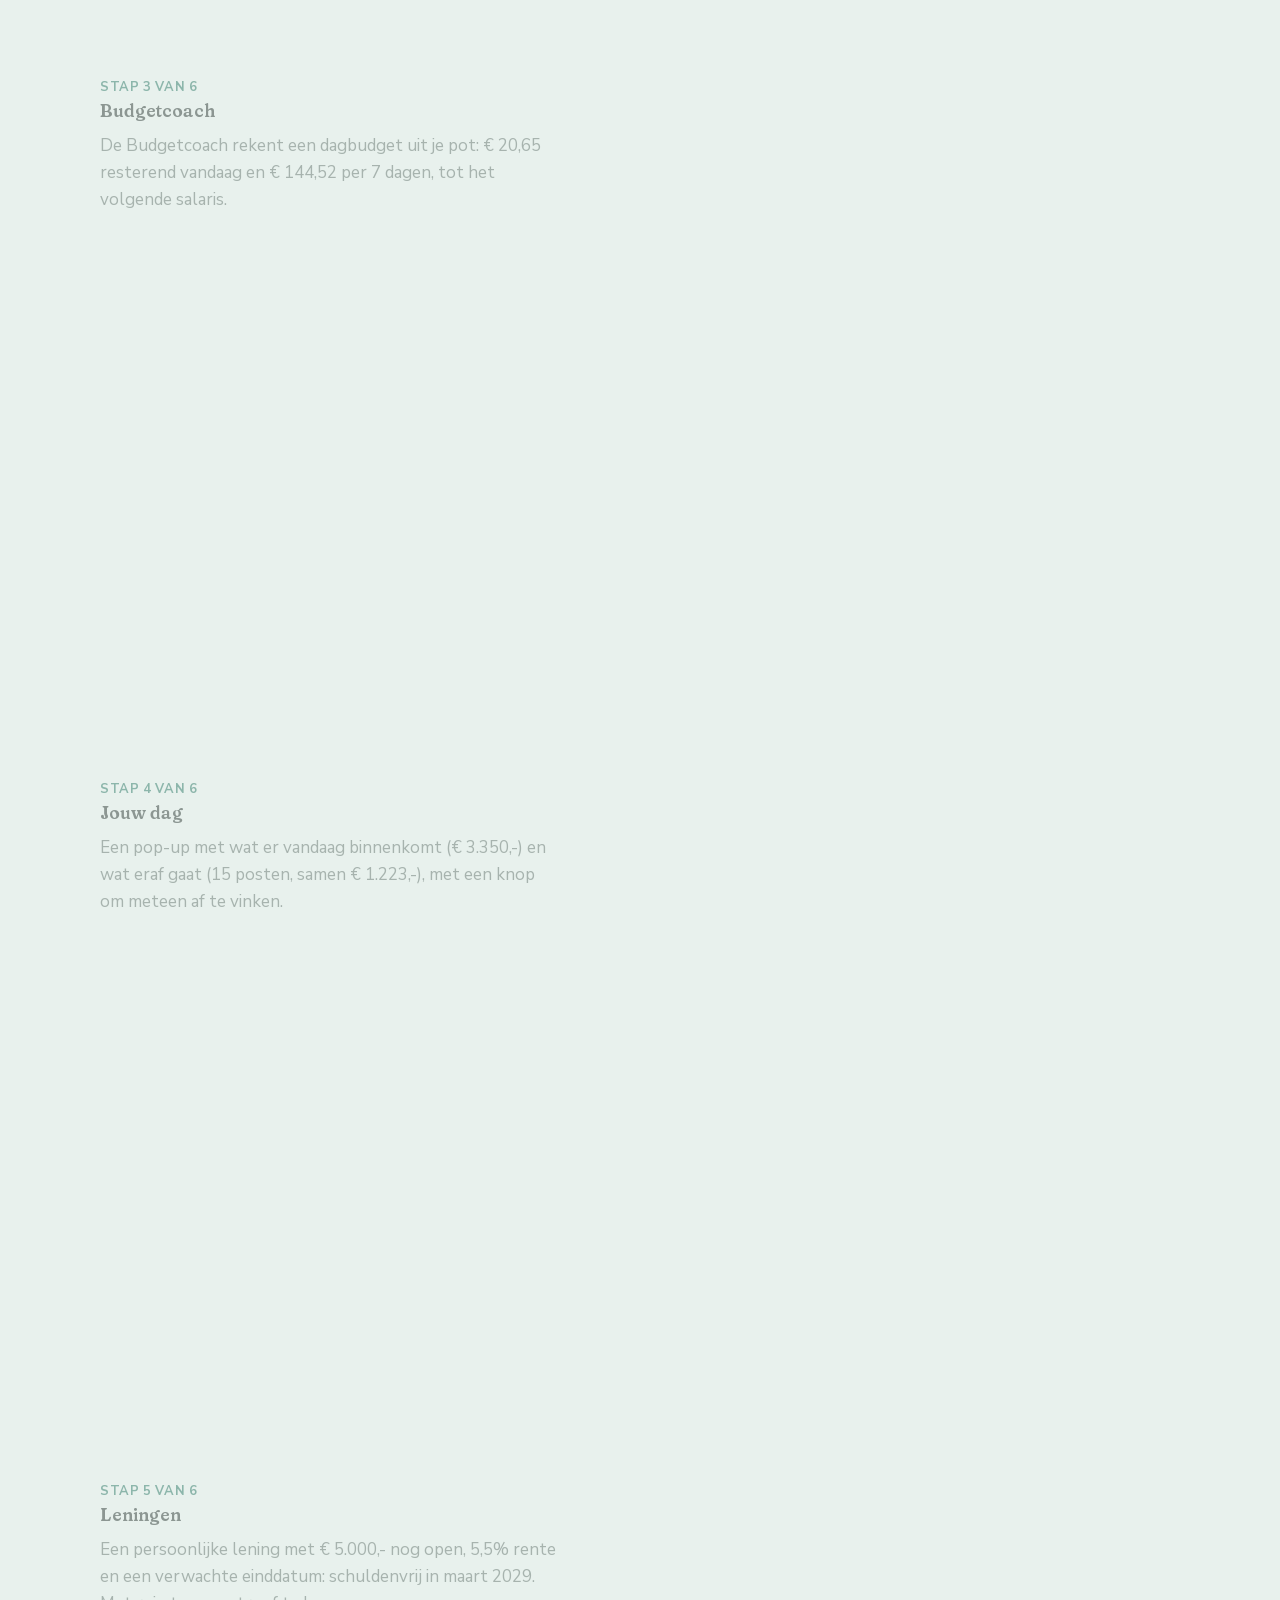
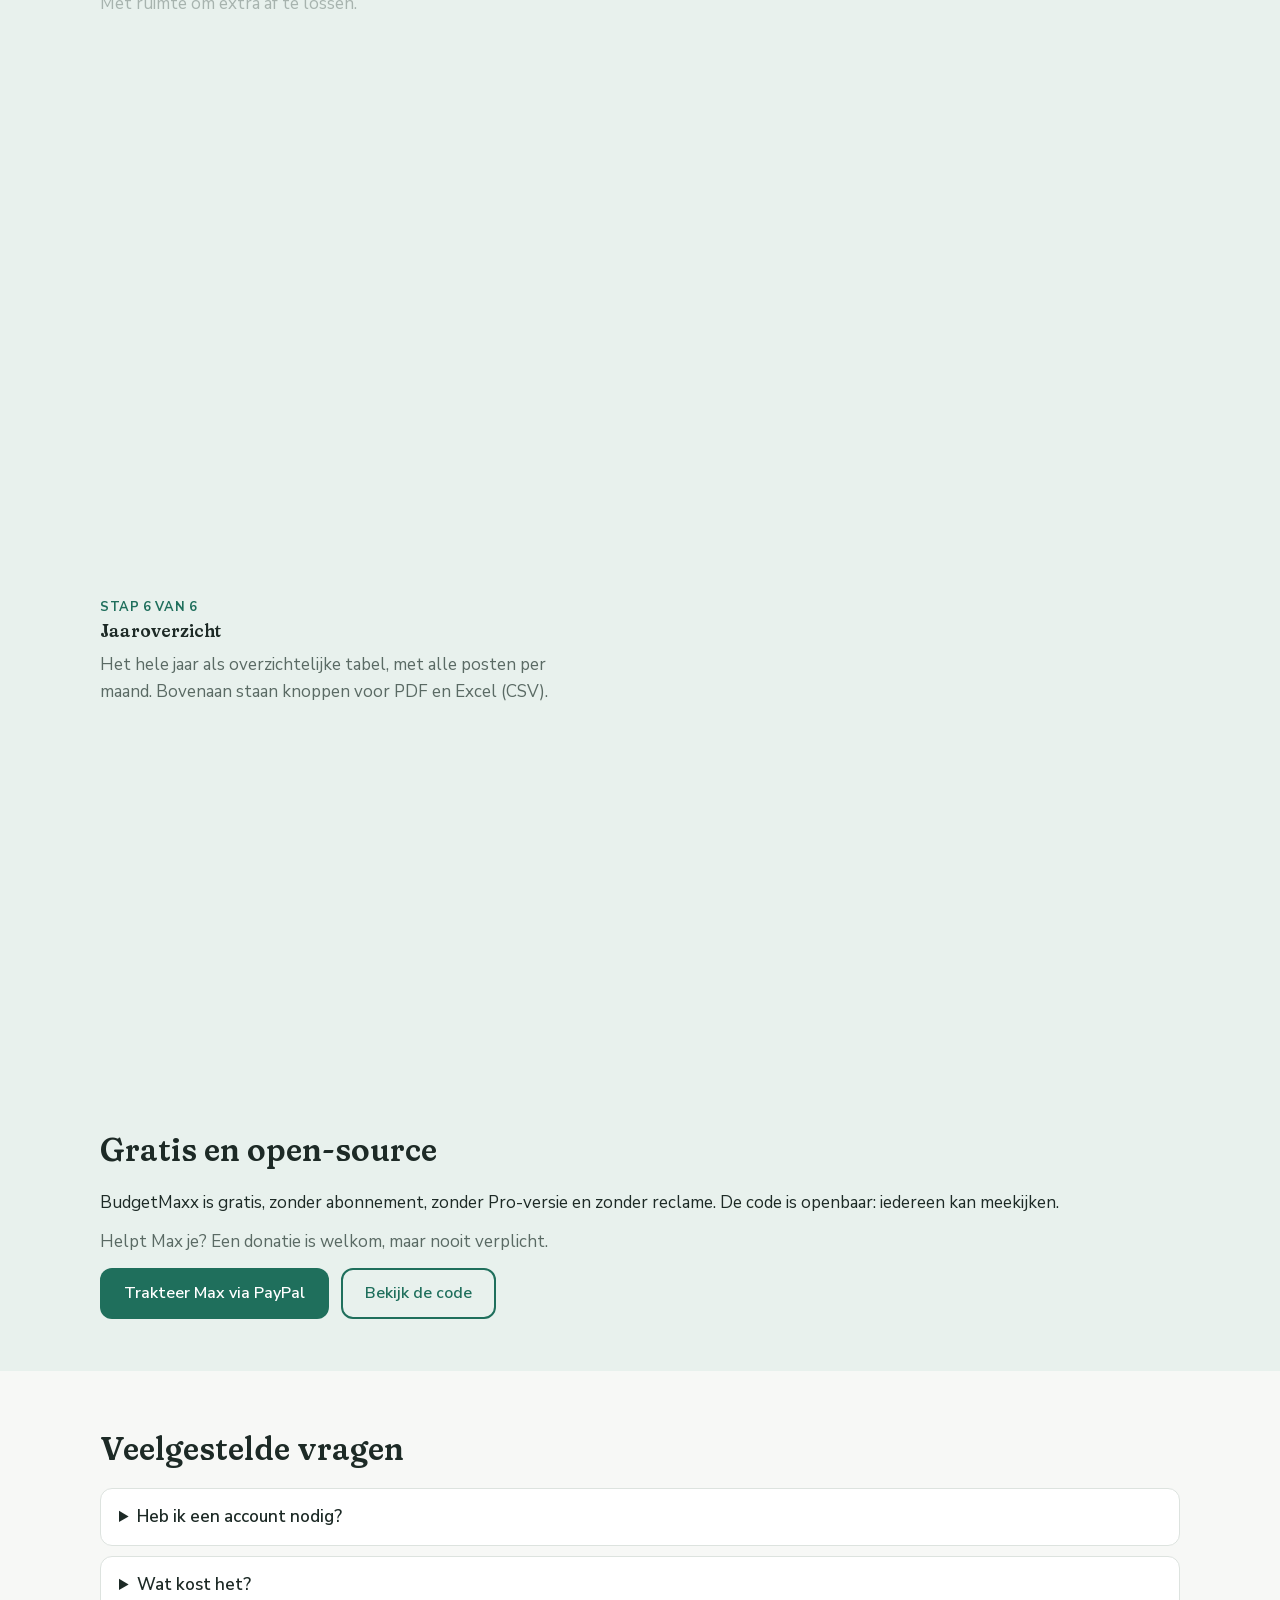
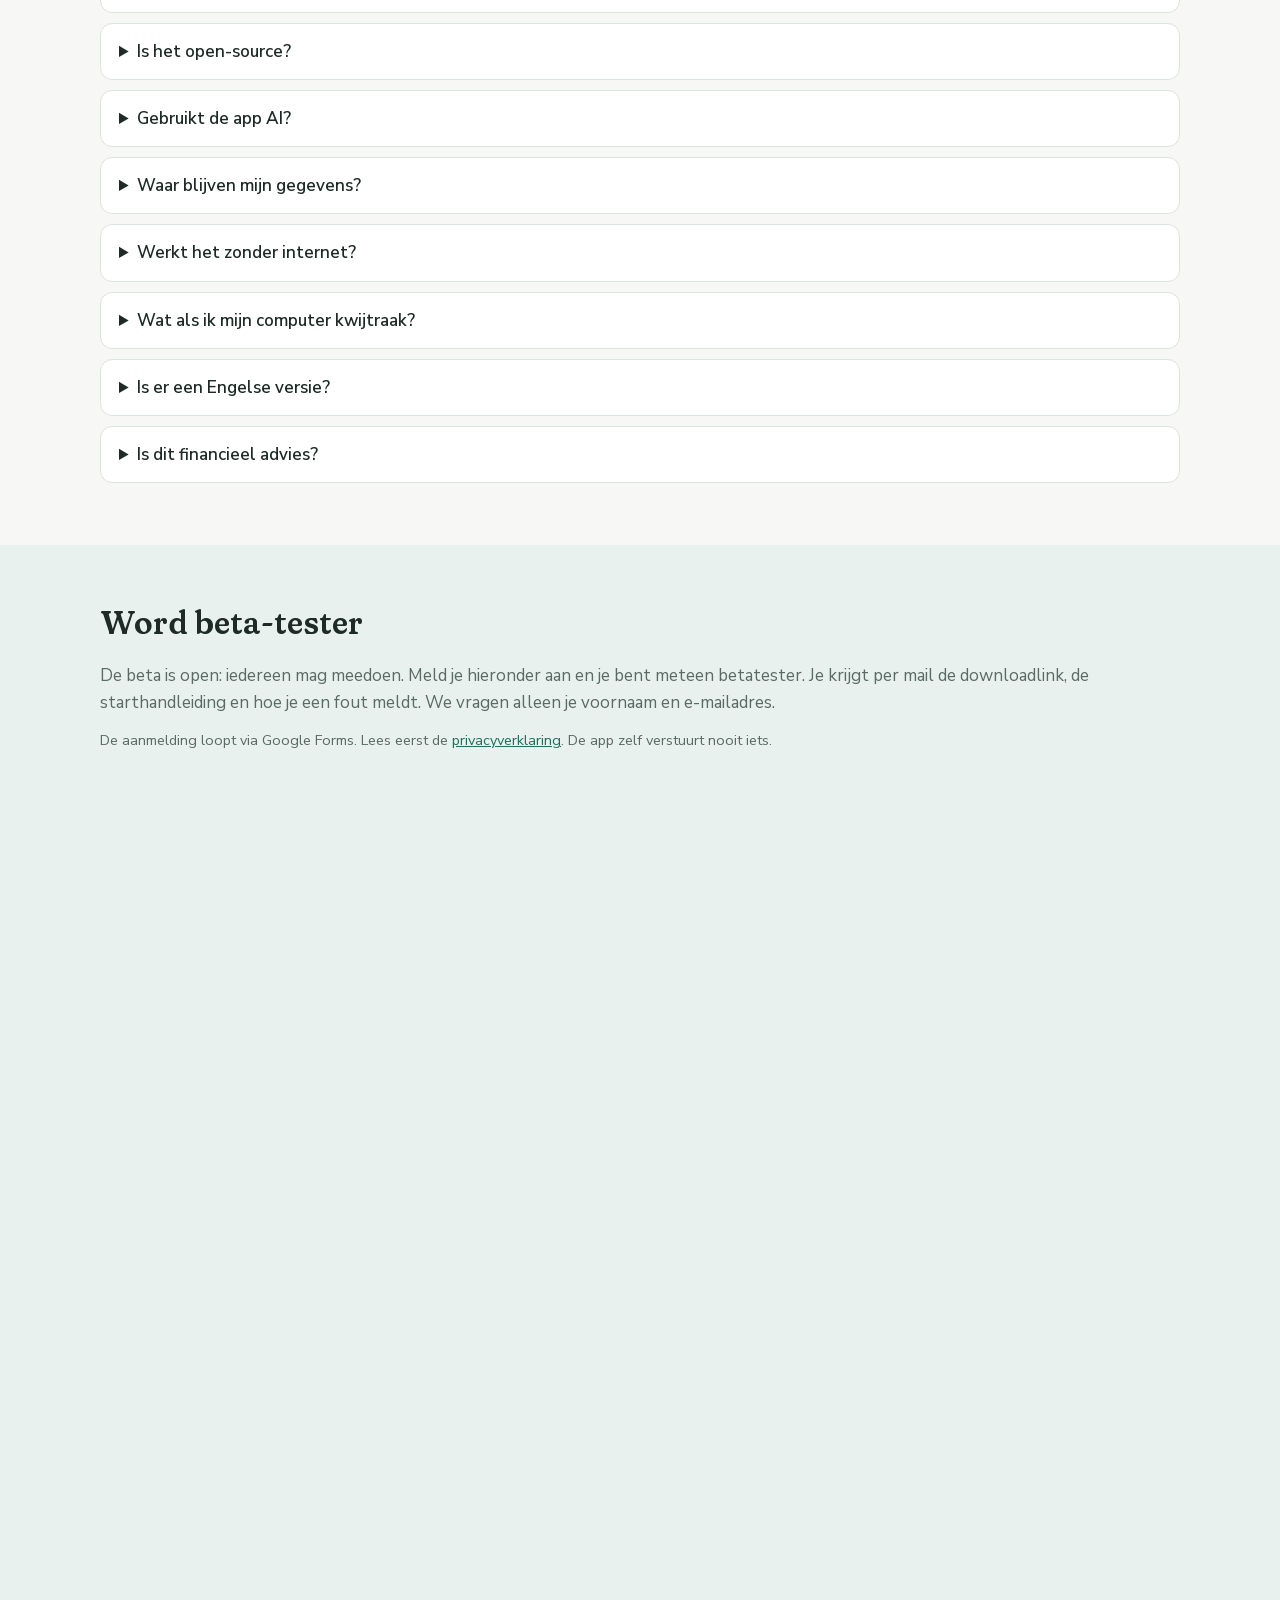
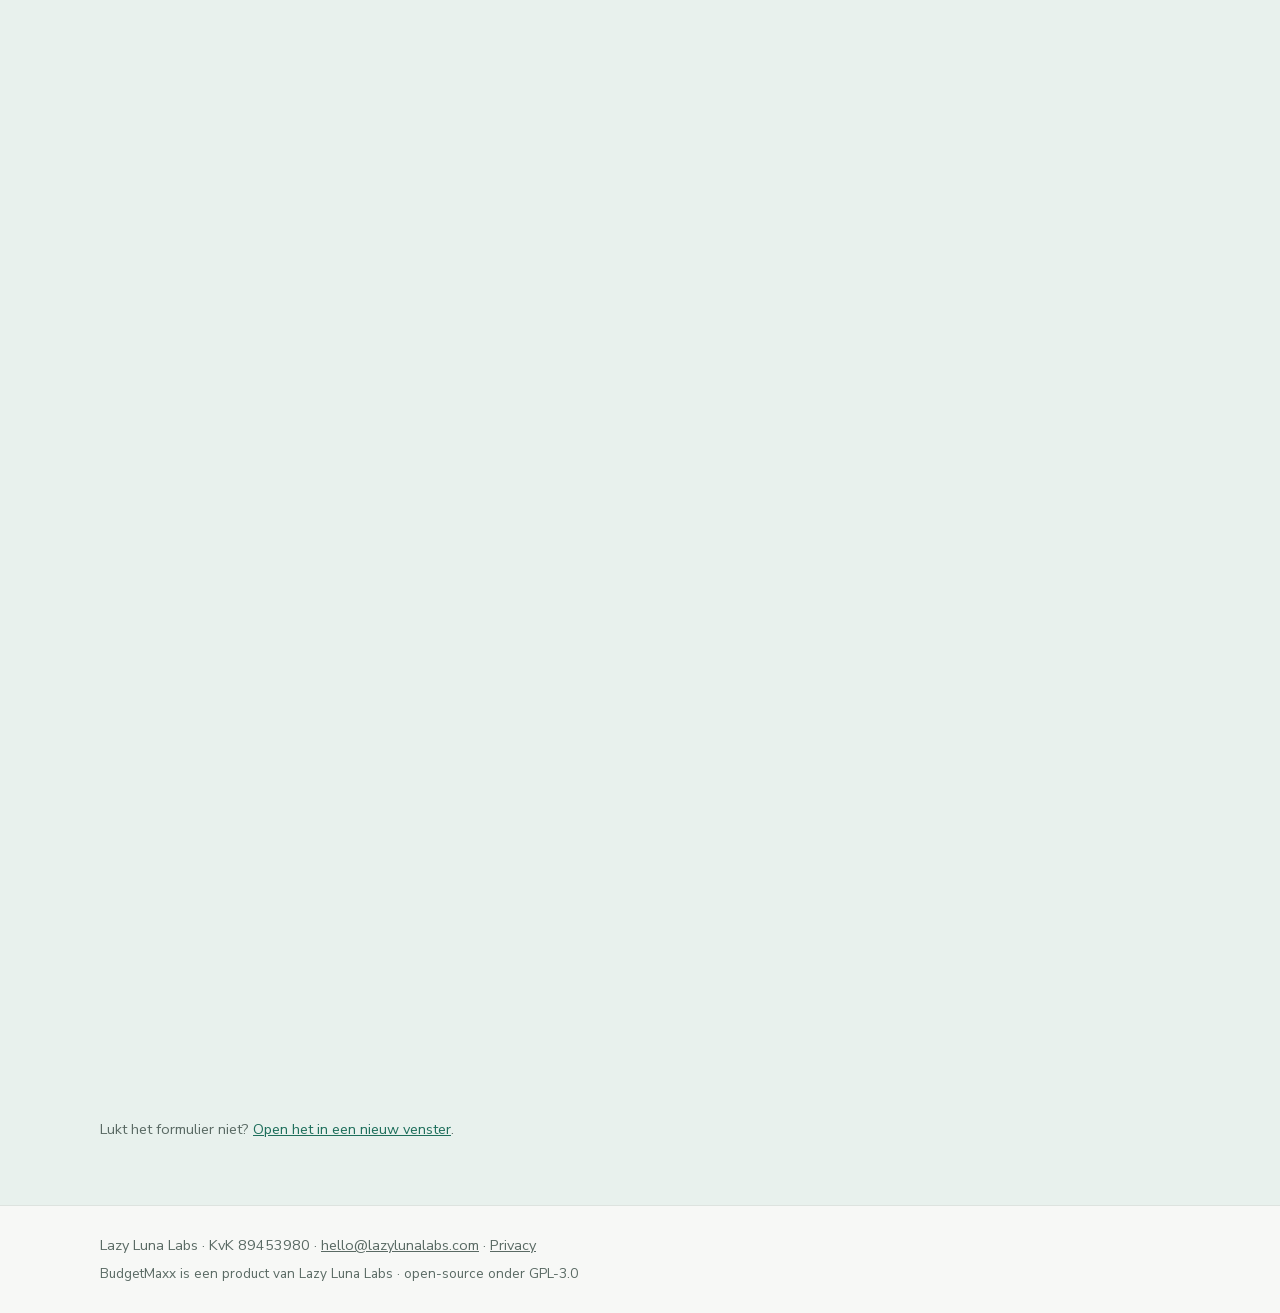
<file: nl/budgetmaxx/index.html>
<!doctype html>
<html lang="nl">
<head>
<meta charset="utf-8">
<meta name="viewport" content="width=device-width, initial-scale=1">
<title>BudgetMaxx: maximale rust in je portemonnee</title>
<meta name="description" content="BudgetMaxx is een offline persoonlijke-financiën-app. Geen account, je gegevens blijven op je eigen computer.">
<script>document.documentElement.classList.add("js")</script>
<link rel="alternate" hreflang="nl" href="index.html">
<link rel="alternate" hreflang="en" href="../../en/budgetmaxx/index.html">
<link rel="stylesheet" href="../../assets/site.css">
<script>if(!matchMedia("(prefers-reduced-motion: reduce)").matches)document.documentElement.classList.add("lf")</script>
<style>
.shot{aspect-ratio:16/10;border:2px dashed var(--line);border-radius:12px;display:flex;align-items:center;justify-content:center;text-align:center;color:var(--muted);background:var(--card);padding:10px}
.hero{display:grid;gap:40px;grid-template-columns:1fr 1.15fr;align-items:center}
@media (max-width:860px){.hero{grid-template-columns:1fr}}
.devices{position:relative;padding:0 15% 30px 10px}
.laptop{background:#1d2a26;border-radius:14px 14px 4px 4px;padding:10px 10px 12px;box-shadow:0 20px 50px rgba(0,0,0,.18)}
.laptop img{display:block;width:100%;height:auto;border-radius:4px}
.laptop:after{content:"";display:block;height:12px;margin:12px -10px 0;background:#c9d1cd;border-radius:0 0 14px 14px}
.phone{position:absolute;right:0;bottom:0;width:20%;background:#1d2a26;border-radius:22px;padding:6px;box-shadow:0 14px 34px rgba(0,0,0,.28)}
.phone img{display:block;width:100%;height:auto;aspect-ratio:780/1285;object-fit:cover;object-position:top;border-radius:17px}
@media (max-width:600px){.devices{padding-right:6%}.phone{width:30%;border-radius:16px;padding:4px}.phone img{border-radius:12px}}
/* probleem */
.vs{display:grid;gap:16px;grid-template-columns:1fr 1fr;margin-top:18px}
@media (max-width:720px){.vs{grid-template-columns:1fr}}
.vs .card{position:relative}
.vs h3{display:flex;align-items:center;gap:8px}
.vs ul{list-style:none;margin:10px 0 0;padding:0}
.vs li{padding:7px 0 7px 30px;position:relative;border-top:1px solid var(--line)}
.vs li:before{position:absolute;left:0;top:7px;width:22px;height:22px;border-radius:50%;display:flex;align-items:center;justify-content:center;font-size:.8rem;font-weight:700}
.vs .old{border-style:dashed;background:transparent}.vs .old h3{color:var(--muted)}.vs .old li{color:var(--muted)}
.vs .old li:before{content:"\2715";background:var(--line);color:var(--muted)}
.vs .new{border:2px solid var(--brand)}.vs .new li:before{content:"\2713";background:var(--brand);color:var(--brand-t)}
.tag{font-size:.75rem;font-weight:700;letter-spacing:.04em;text-transform:uppercase;color:var(--muted)}.new .tag{color:var(--brand)}
/* tijdlijn */
.tl{list-style:none;margin:20px 0 0;padding:0 0 0 52px;position:relative;max-width:720px}
.tl:before{content:"";position:absolute;left:17px;top:6px;bottom:6px;width:2px;background:var(--line)}
.tl li{position:relative;margin-bottom:24px}
.tl li:last-child{margin-bottom:0}
.tl .num{position:absolute;left:-52px;top:0;margin:0}
.js .tl li{opacity:0;transform:translateY(14px);transition:opacity .6s ease,transform .6s ease}
.js .tl li.in{opacity:1;transform:none}
.stats{display:grid;gap:12px;grid-template-columns:repeat(auto-fit,minmax(150px,1fr));margin-top:32px}
.stat{background:var(--card);border:1px solid var(--line);border-radius:14px;padding:16px}
.stat b{display:block;font-size:1.4rem;line-height:1.2}
.stat span{color:var(--muted);font-size:.9rem}
/* scrollytelling */
.story{margin-top:20px}
.tabs{display:none}
.step{padding:8px 0 32px}
.step .ph{margin:12px 0 0}
.shotf{margin:0;background:var(--card);border:1px solid var(--line);border-radius:12px;padding:8px}
.shotf img{display:block;width:100%;height:auto;border-radius:6px}
.shotf.tel{max-width:240px;margin-top:12px}
.step .k{font-size:.8rem;font-weight:700;color:var(--brand);text-transform:uppercase;letter-spacing:.05em}
.stage{display:none}
@media (min-width:960px){
.js .story{display:grid;grid-template-columns:minmax(0,1fr) minmax(0,1.25fr);gap:48px;align-items:start}
.js .step{min-height:78vh;display:flex;flex-direction:column;justify-content:center;opacity:.45;transition:opacity .5s ease}
.js .step.on{opacity:1}
.js .step .ph{display:none}
.js .stage{display:block;position:sticky;top:128px;order:2}
.js .steps{order:1}
.js .tabs{display:flex;flex-wrap:wrap;gap:6px;margin-bottom:14px}
.tabs button{font:inherit;font-size:.85rem;padding:6px 12px;border-radius:99px;border:1px solid var(--line);background:var(--card);color:var(--text);cursor:pointer}
.tabs button[aria-selected=true]{background:var(--brand);color:var(--brand-t);border-color:var(--brand)}
.tabs button:focus-visible{outline:3px solid var(--brand);outline-offset:2px}
.bframe{background:var(--card);border:1px solid var(--line);border-radius:12px;overflow:hidden;box-shadow:0 20px 50px rgba(0,0,0,.14)}
.bbar{display:flex;gap:6px;align-items:center;padding:9px 12px;border-bottom:1px solid var(--line);background:var(--soft)}
.bbar i{width:10px;height:10px;border-radius:50%;background:var(--line)}
.bbar span{margin-left:8px;font-size:.78rem;color:var(--muted)}
.bview{position:relative;aspect-ratio:1440/900}
.bview img{position:absolute;inset:0;width:100%;height:100%;opacity:0;transition:opacity .7s ease}
.bview img.on{opacity:1}
.pframe{position:absolute;right:-14px;bottom:-34px;width:23%;background:#1d2a26;border-radius:22px;padding:5px;box-shadow:0 14px 34px rgba(0,0,0,.3);opacity:0;transform:translateY(16px);transition:opacity .6s ease,transform .6s ease;pointer-events:none}
.pframe.on{opacity:1;transform:none}
.pview{position:relative;aspect-ratio:780/1688;border-radius:17px;overflow:hidden}
.pview img{position:absolute;inset:0;width:100%;height:100%;opacity:0;transition:opacity .6s ease}
.pview img.on{opacity:1}
.stagewrap{position:relative;padding-bottom:36px}
}
@media (prefers-reduced-motion:reduce){
*,*:before,*:after{transition:none!important;animation:none!important;scroll-behavior:auto!important}
.js .tl li{opacity:1;transform:none}
}
.consent{display:flex;gap:10px;align-items:flex-start;font-weight:400;margin:4px 0 14px}
.consent input{flex:none;width:22px;height:22px;margin-top:2px;accent-color:var(--brand)}
.consent input:focus-visible{outline:3px solid var(--brand);outline-offset:2px}
.fine{font-size:.9rem;color:var(--muted)}
</style>
<script src="../../assets/sterren.js" defer></script>
<script src="../../assets/logo-flow.js" defer></script>
<link rel="icon" type="image/svg+xml" href="../../assets/favicon.svg">
<link rel="icon" type="image/png" sizes="32x32" href="../../assets/favicon-32.png">
<link rel="apple-touch-icon" href="../../assets/apple-touch-icon.png">
</head>
<body class="in-budgetmaxx">
<a class="skip" href="#main">Direct naar hoofdinhoud</a>
<header class="site-header">
<div class="w topbar">
<a class="logo" href="../index.html"><svg width="28" height="28" viewBox="0 0 32 32" aria-hidden="true"><path class="lm" d="M12.6 5.4A11.4 11.4 0 1 0 26.6 20.2A11.8 11.8 0 0 1 12.6 5.4Z"/><path class="ls" d="M19.4 5.4Q20.6 8.8 24.0 10.0Q20.6 11.2 19.4 14.6Q18.2 11.2 14.8 10.0Q18.2 8.8 19.4 5.4Z"/><path class="ls lp" d="M26.0 12.8V16.2M24.3 14.5H27.7"/></svg>Lazy Luna Labs</a>
<nav class="main-nav" aria-label="Hoofdmenu"><a href="../index.html">Home</a><a href="index.html" aria-current="page">BudgetMaxx</a><a href="../index.html#over">Over</a><a href="../index.html#contact">Contact</a></nav>
<span class="lang"><b aria-current="true">NL</b> | <a href="../../en/budgetmaxx/index.html" hreflang="en" lang="en" title="English">EN</a></span>
</div>
<div class="subbar"><div class="w subbar-inner">
<div class="crumb" role="navigation" aria-label="Broodkruimelpad"><a href="../index.html">Lazy Luna Labs</a><span aria-hidden="true">&rsaquo;</span><strong>BudgetMaxx</strong></div>
<nav class="sub-nav" aria-label="BudgetMaxx-menu">
<a href="index.html" aria-current="page">Overzicht</a>
<a href="index.html#story">Rondleiding</a>
<a href="over.html">Gemaakt door Luna</a>
<a href="privacy.html">Privacy</a>
<a href="offline.html">Bewijs offline</a>
<a class="sub-cta" href="index.html#beta">Word beta-tester</a>
</nav>
</div></div>
</header>
<main id="main">
<section class="top"><div class="w hero"><div>
<div class="hero-logo" aria-hidden="true"><span class="big-logo bmx"><svg viewBox="0 0 32 32" aria-hidden="true"><path class="bmb" fill-rule="evenodd" d="M8.2 6H13.6C17.2 6 19.6 8.1 19.6 11.3C19.6 13.7 18.2 15.5 16.2 16.3C19.1 17 21.2 19.2 21.2 22.2C21.2 25.7 18.5 28 14.4 28H8.2A3.2 3.2 0 0 1 5 24.8V9.2A3.2 3.2 0 0 1 8.2 6ZM11.2 10.2H12.5A2.3 2.3 0 0 1 12.5 14.8H11.2A1 1 0 0 1 10.2 13.8V11.2A1 1 0 0 1 11.2 10.2ZM11.2 18.6H13.5A2.5 2.5 0 0 1 13.5 23.6H11.2A1 1 0 0 1 10.2 22.6V19.6A1 1 0 0 1 11.2 18.6Z"/><path class="bmp" d="M23.5 6.1A1.5 1.5 0 0 1 26.5 6.1V6.3Q26.5 6.7 26.9 6.7H27.1A1.5 1.5 0 0 1 27.1 9.7H26.9Q26.5 9.7 26.5 10.1V10.3A1.5 1.5 0 0 1 23.5 10.3V10.1Q23.5 9.7 23.1 9.7H22.9A1.5 1.5 0 0 1 22.9 6.7H23.1Q23.5 6.7 23.5 6.3Z"/></svg><span>BudgetMaxx</span></span></div><span class="badge">Gratis beta: meld je aan</span>
<h1>Maximale rust in je portemonnee.</h1>
<!-- EN (later): "Maximum calmness in your wallet." -->
<p class="muted" style="font-size:1.15rem;max-width:620px">BudgetMaxx maakt van jouw inkomen, vaste lasten en wensen een helder plan per salarisperiode. Zonder account, zonder cloud: je geld blijft op jouw computer.</p>
<p><a class="btn" href="#beta">Word beta-tester</a></p>
</div>
<div class="devices">
<div class="laptop"><img src="img/hero-dashboard.png" width="1100" height="520" alt="Uitsnede van het BudgetMaxx-dashboard van demoprofiel Sam: inkomsten, uitgaven, lening en leefgeld in één overzicht"></div>
<div class="phone"><img src="img/hero-telefoon-jouwdag.png" width="780" height="1285" alt="De pop-up Jouw dag op een telefoon: wat er vandaag binnenkomt en wat eraf gaat"></div>
</div>
</div></section>

<section class="alt"><div class="w">
<h2>Het probleem</h2>
<p>Je bankapp laat zien wat je saldo is, maar niet wat je daarmee kunt. BudgetMaxx draait het om: een plan vooraf, in plaats van achteraf turven.</p>
<div class="vs">
<div class="card old"><span class="tag">Achteraf turven</span><h3>Kijken wat er al weg is</h3>
<ul><li>Je saldo, zonder te weten wat je ermee kunt</li><li>Een oud Excel-bestand dat niemand meer begrijpt</li><li>Elke maand opnieuw tijd kwijt</li><li>Veel apps vragen om een account of bankkoppeling</li></ul></div>
<div class="card new"><span class="tag">Vooraf plannen</span><h3>Weten wat je mag uitgeven</h3>
<ul><li>Je salaris vooraf verdeeld over je periode</li><li>Eén overzicht van wat er nog betaald moet worden</li><li>Een dagbudget uit je pot</li><li>Geen account, geen cloud, geen bankkoppeling</li></ul></div>
</div>
</div></section>

<section><div class="w">
<h2>Hoe het werkt</h2>
<ol class="tl" id="tl">
<li><div class="num" aria-hidden="true">1</div><h3>Vul het fundament in</h3><p class="muted">Een korte wizard: inkomen, vaste lasten, spaarpotten, leningen.</p></li>
<li><div class="num" aria-hidden="true">2</div><h3>Volg je maand</h3><p class="muted">Het maandoverzicht volgt je salarisperiode. Vink af wat betaald is.</p></li>
<li><div class="num" aria-hidden="true">3</div><h3>Weet wat je mag uitgeven</h3><p class="muted">De Budgetcoach rekent een dagbudget uit je pot.</p></li>
</ol>
<p class="muted" style="margin-top:32px">Zo ziet dat eruit voor demoprofiel Sam (verzonnen bedragen, uit de screenshots hieronder):</p>
<div class="stats" style="margin-top:12px">
<div class="stat"><b>&euro; 3.350,-</b><span>inkomsten per maand</span></div>
<div class="stat"><b>&euro; 20,65</b><span>resterend vandaag</span></div>
<div class="stat"><b>&euro; 766,83</b><span>balans oktober</span></div>
<div class="stat"><b>&euro; 5.000,-</b><span>nog open op de persoonlijke lening</span></div>
</div>
</div></section>

<section class="alt"><div class="w">
<h2>Wat zit erin</h2>
<div class="grid">
<div class="card"><svg class="ico" width="28" height="28" viewBox="0 0 24 24" aria-hidden="true" fill="none" stroke="currentColor" stroke-width="1.8" stroke-linecap="round" stroke-linejoin="round"><rect x="3" y="4" width="18" height="17" rx="2"/><path d="M3 9h18M8 2v4M16 2v4M8 14l2 2 4-4"/></svg><h3>Maandoverzicht</h3><p class="muted">Per salarisperiode, met afvinken.</p></div>
<div class="card"><svg class="ico" width="28" height="28" viewBox="0 0 24 24" aria-hidden="true" fill="none" stroke="currentColor" stroke-width="1.8" stroke-linecap="round" stroke-linejoin="round"><path d="M4 20V10M10 20V4M16 20v-7M22 20H2"/></svg><h3>Dashboard en jaaroverzicht</h3><p class="muted">Zie waar je geld heen gaat en hoe het jaar eruitziet.</p></div>
<div class="card"><svg class="ico" width="28" height="28" viewBox="0 0 24 24" aria-hidden="true" fill="none" stroke="currentColor" stroke-width="1.8" stroke-linecap="round" stroke-linejoin="round"><path d="M3 10l9-6 9 6M5 10v9M19 10v9M9 10v9M15 10v9M3 21h18"/></svg><h3>Leningen en hypotheek</h3><p class="muted">Inclusief extra aflossen.</p></div>
<div class="card"><svg class="ico" width="28" height="28" viewBox="0 0 24 24" aria-hidden="true" fill="none" stroke="currentColor" stroke-width="1.8" stroke-linecap="round" stroke-linejoin="round"><path d="M19 11a7 6 0 1 0-12.5 3.7L6 19h3l.5-1.5h5L15 19h3l.5-3A6 6 0 0 0 19 11z"/><circle cx="15" cy="10" r=".6"/><path d="M11 6.5h3"/></svg><h3>Spaarpotten</h3><p class="muted">Reserveringen voor wat eraan komt.</p></div>
<div class="card"><svg class="ico" width="28" height="28" viewBox="0 0 24 24" aria-hidden="true" fill="none" stroke="currentColor" stroke-width="1.8" stroke-linecap="round" stroke-linejoin="round"><circle cx="12" cy="12" r="9"/><path d="M12 7v5l3 2"/></svg><h3>Budgetcoach</h3><p class="muted">Een dagbudget uit een slinkende pot, met pop-up "Jouw dag".</p></div>
<div class="card"><svg class="ico" width="28" height="28" viewBox="0 0 24 24" aria-hidden="true" fill="none" stroke="currentColor" stroke-width="1.8" stroke-linecap="round" stroke-linejoin="round"><path d="M12 2l9 5-9 5-9-5 9-5zM3 12l9 5 9-5M3 17l9 5 9-5"/></svg><h3>Afschrijvingen en uren</h3><p class="muted">Handig voor wie zelfstandig werkt.</p></div>
<div class="card"><svg class="ico" width="28" height="28" viewBox="0 0 24 24" aria-hidden="true" fill="none" stroke="currentColor" stroke-width="1.8" stroke-linecap="round" stroke-linejoin="round"><path d="M14 2H6a2 2 0 0 0-2 2v16a2 2 0 0 0 2 2h12a2 2 0 0 0 2-2V8z"/><path d="M14 2v6h6M12 12v6M9 15l3 3 3-3"/></svg><h3>PDF-maandoverzicht</h3><p class="muted">Bewaar of print je maand.</p></div>
<div class="card"><svg class="ico" width="28" height="28" viewBox="0 0 24 24" aria-hidden="true" fill="none" stroke="currentColor" stroke-width="1.8" stroke-linecap="round" stroke-linejoin="round"><rect x="5" y="2" width="14" height="20" rx="2"/><path d="M8 6h8M8 11h.01M12 11h.01M16 11h.01M8 15h.01M12 15h.01M16 15h.01M8 18.5h.01M12 18.5h.01M16 18.5h.01"/></svg><h3>Rekenmachine</h3><p class="muted">Snel iets narekenen, zonder de app te verlaten.</p></div>
</div></div></section>

<section><div class="w">
<h2>Privacy: werkt zonder internet</h2>
<div class="card illu">
<svg width="120" height="120" viewBox="0 0 120 120" aria-hidden="true" style="flex:none"><circle cx="60" cy="60" r="56" fill="var(--soft)"/><path d="M30 62 60 36l30 26v28H30z" fill="var(--card)" stroke="var(--brand)" stroke-width="3" stroke-linejoin="round"/><path d="M60 54l12 5v9c0 8-5 13-12 16-7-3-12-8-12-16v-9z" fill="var(--brand)"/><path d="M54 68l4 4 8-8" fill="none" stroke="var(--brand-t)" stroke-width="3" stroke-linecap="round" stroke-linejoin="round"/></svg>
<div>
<p><b>Geen account. Geen cloud. Geen bankkoppeling.</b></p>
<p class="muted">BudgetMaxx is één HTML-bestand dat in je browser draait, ook zonder internet. Je gegevens staan lokaal op jouw computer en kunnen optioneel worden versleuteld. Deze pagina laadt zelf ook niets van buiten.</p>
<p><b>Je geld blijft thuis. Max ook.</b></p>
<p class="muted">Let op: omdat alles lokaal staat, maak je zelf back-ups. De app helpt je daarbij.</p>
</div></div></div></section>

<section class="alt"><div class="w">
<h2>Eerlijk over AI</h2>
<div class="illu">
<svg width="120" height="120" viewBox="0 0 120 120" aria-hidden="true" style="flex:none"><circle cx="60" cy="60" r="56" fill="var(--card)"/><circle cx="46" cy="50" r="12" fill="none" stroke="var(--brand)" stroke-width="3"/><path d="M26 88c2-13 10-20 20-20s18 7 20 20" fill="none" stroke="var(--brand)" stroke-width="3" stroke-linecap="round"/><path d="M82 30l3 8 8 3-8 3-3 8-3-8-8-3 8-3zM90 60l2 4.5 4.5 2-4.5 2-2 4.5-2-4.5-4.5-2 4.5-2z" fill="var(--brand)"/></svg>
<div>
<p>BudgetMaxx is gebouwd door Luna, met hulp van AI-agents. We winden er geen doekjes om.</p>
<p class="muted">De app zelf gebruikt geen AI en geen internet. Je gegevens gaan nergens heen.</p>
</div></div>
</div></section>

<section class="alt"><div class="w">
<h2>Zo ziet het eruit</h2>
<p class="muted">Schermafbeeldingen met het fictieve demoprofiel "Sam". Alle bedragen zijn verzonnen. Scroll door de zes schermen, of klik een tab.</p>
<div class="story" id="story">
<div class="steps">
<article class="step on" data-i="0" id="stap1"><span class="k">Stap 1 van 6</span><h3>Home / Dashboard</h3><p class="muted">Je hele maand in één oogopslag: inkomsten (&euro; 3.350,-), uitgaven, de openstaande lening en wat je vandaag nog mag besteden, plus een tijdlijn van de geplande betalingen.</p><figure class="shotf ph"><img src="img/dashboard.png" width="1440" height="900" loading="lazy" alt="Dashboard met inkomsten, uitgaven, openstaande lening en leefgeld van demoprofiel Sam"></figure><figure class="shotf ph tel"><img src="img/telefoon-dashboard.png" width="780" height="1688" loading="lazy" alt="Het dashboard op een telefoonscherm"></figure></article>
<article class="step" data-i="1" id="stap2"><span class="k">Stap 2 van 6</span><h3>Deze maand</h3><p class="muted">Per salarisperiode vink je af wat binnen is en wat betaald is. Sam ziet direct dat er nog &euro; 2.583,17 op de rekening moet staan voor de open posten.</p><figure class="shotf ph"><img src="img/maand.png" width="1440" height="900" loading="lazy" alt="Maandoverzicht oktober met salaris, huur en vaste lasten om af te vinken"></figure></article>
<article class="step" data-i="2" id="stap3"><span class="k">Stap 3 van 6</span><h3>Budgetcoach</h3><p class="muted">De Budgetcoach rekent een dagbudget uit je pot: &euro; 20,65 resterend vandaag en &euro; 144,52 per 7 dagen, tot het volgende salaris.</p><figure class="shotf ph"><img src="img/budgetcoach.png" width="1440" height="900" loading="lazy" alt="Budgetcoach met resterend vandaag &euro; 20,65 en &euro; 144,52 per 7 dagen"></figure></article>
<article class="step" data-i="3" id="stap4"><span class="k">Stap 4 van 6</span><h3>Jouw dag</h3><p class="muted">Een pop-up met wat er vandaag binnenkomt (&euro; 3.350,-) en wat eraf gaat (15 posten, samen &euro; 1.223,-), met een knop om meteen af te vinken.</p><figure class="shotf ph"><img src="img/jouwdag.png" width="1440" height="900" loading="lazy" alt="Pop-up Jouw dag met wat er vandaag binnenkomt en wat eraf gaat"></figure><figure class="shotf ph tel"><img src="img/telefoon-jouwdag.png" width="780" height="1688" loading="lazy" alt="De pop-up Jouw dag op een telefoonscherm"></figure></article>
<article class="step" data-i="4" id="stap5"><span class="k">Stap 5 van 6</span><h3>Leningen</h3><p class="muted">Een persoonlijke lening met &euro; 5.000,- nog open, 5,5% rente en een verwachte einddatum: schuldenvrij in maart 2029. Met ruimte om extra af te lossen.</p><figure class="shotf ph"><img src="img/leningen.png" width="1440" height="900" loading="lazy" alt="Leningenpagina met een persoonlijke lening van &euro; 5.000,-, schuldenvrij in maart 2029"></figure></article>
<article class="step" data-i="5" id="stap6"><span class="k">Stap 6 van 6</span><h3>Jaaroverzicht</h3><p class="muted">Het hele jaar als overzichtelijke tabel, met alle posten per maand. Bovenaan staan knoppen voor PDF en Excel (CSV).</p><figure class="shotf ph"><img src="img/jaaroverzicht.png" width="1440" height="900" loading="lazy" alt="Jaaroverzicht als spreadsheet met alle posten per maand"></figure></article>
</div>
<div class="stage" aria-hidden="false"><div class="stagewrap">
<div class="tabs" role="tablist" aria-label="Schermen"><button type="button" role="tab" aria-selected="true" data-go="0">Home</button><button type="button" role="tab" aria-selected="false" data-go="1">Deze maand</button><button type="button" role="tab" aria-selected="false" data-go="2">Budgetcoach</button><button type="button" role="tab" aria-selected="false" data-go="3">Jouw dag</button><button type="button" role="tab" aria-selected="false" data-go="4">Leningen</button><button type="button" role="tab" aria-selected="false" data-go="5">Jaaroverzicht</button></div>
<div class="bframe"><div class="bbar"><i></i><i></i><i></i><span>BudgetMaxx</span></div><div class="bview"><img src="img/dashboard.png" width="1440" height="900" alt="Dashboard met inkomsten, uitgaven, openstaande lening en leefgeld van demoprofiel Sam" data-s="0" class="on"><img src="img/maand.png" width="1440" height="900" loading="lazy" alt="Maandoverzicht oktober met salaris, huur en vaste lasten om af te vinken" data-s="1"><img src="img/budgetcoach.png" width="1440" height="900" loading="lazy" alt="Budgetcoach met resterend vandaag &euro; 20,65 en &euro; 144,52 per 7 dagen" data-s="2"><img src="img/jouwdag.png" width="1440" height="900" loading="lazy" alt="Pop-up Jouw dag met wat er vandaag binnenkomt en wat eraf gaat" data-s="3"><img src="img/leningen.png" width="1440" height="900" loading="lazy" alt="Leningenpagina met een persoonlijke lening van &euro; 5.000,-, schuldenvrij in maart 2029" data-s="4"><img src="img/jaaroverzicht.png" width="1440" height="900" loading="lazy" alt="Jaaroverzicht als spreadsheet met alle posten per maand" data-s="5"></div></div>
<div class="pframe" id="pf"><div class="pview"><img src="img/telefoon-dashboard.png" width="780" height="1688" loading="lazy" alt="Het dashboard op een telefoonscherm" data-s="0" class="on"><img src="img/telefoon-jouwdag.png" width="780" height="1688" loading="lazy" alt="De pop-up Jouw dag op een telefoonscherm" data-s="3"></div></div>
</div></div>
</div>
</div></section>

<section class="alt"><div class="w">
<h2>Gratis en open-source</h2>
<p>BudgetMaxx is gratis, zonder abonnement, zonder Pro-versie en zonder reclame. De code is openbaar: iedereen kan meekijken.</p>
<p class="muted">Helpt Max je? Een donatie is welkom, maar nooit verplicht.</p>
<div class="row">
<!-- PayPal-link nog invullen -->
<a class="btn" href="#">Trakteer Max via PayPal</a>
<!-- repo-URL nog invullen -->
<a class="btn btn2" href="#">Bekijk de code</a>
</div>
</div></section>

<section><div class="w">
<h2>Veelgestelde vragen</h2>
<details><summary>Heb ik een account nodig?</summary><p>Nee. Er is geen account, en geen server waar jouw gegevens heen gaan.</p></details>
<details><summary>Wat kost het?</summary><p>Niets. BudgetMaxx is gratis. Wil je iets terugdoen, dan mag je doneren, maar dat hoeft niet.</p></details>
<details><summary>Is het open-source?</summary><p>Ja. De code is openbaar, zodat iedereen kan zien wat de app doet.</p></details>
<details><summary>Gebruikt de app AI?</summary><p>Nee. De app is gebouwd met hulp van AI-agents, maar de app zelf gebruikt geen AI en maakt geen verbinding met internet.</p></details>
<details><summary>Waar blijven mijn gegevens?</summary><p>Op jouw eigen computer, in je browser. Ze gaan nergens heen. Je kunt ze optioneel versleutelen.</p></details>
<details><summary>Werkt het zonder internet?</summary><p>Ja. Het is één HTML-bestand dat offline werkt.</p></details>
<details><summary>Wat als ik mijn computer kwijtraak?</summary><p>Maak regelmatig een back-up. Zonder back-up kunnen gegevens niet worden hersteld, omdat wij ze niet hebben.</p></details>
<details><summary>Is er een Engelse versie?</summary><p>Ja. Je zet de hele app op Engels in Instellingen, ook de PDF.</p></details>
<details><summary>Is dit financieel advies?</summary><p>Nee. BudgetMaxx is een rekenhulp om overzicht te krijgen.</p></details>
</div></section>

<section id="beta" class="alt"><div class="w">
<h2>Word beta-tester</h2>
<p class="muted">De beta is open: iedereen mag meedoen. Meld je hieronder aan en je bent meteen betatester. Je krijgt per mail de downloadlink, de starthandleiding en hoe je een fout meldt. We vragen alleen je voornaam en e-mailadres.</p>
<p class="fine">De aanmelding loopt via Google Forms. Lees eerst de <a href="privacy.html">privacyverklaring</a>. De app zelf verstuurt nooit iets.</p>
<div class="beta-form"><iframe src="https://docs.google.com/forms/d/e/1FAIpQLSdJZ3L4p0obTrRI0Nr42u-wVvlCiWTubhW74Klb_JpVLR-z-g/viewform?embedded=true" title="Aanmeldformulier beta BudgetMaxx" width="640" height="1950" loading="lazy" style="display:block;width:100%;max-width:640px;border:0;margin:16px 0 0">Laden…</iframe></div>
<p class="fine">Lukt het formulier niet? <a href="https://docs.google.com/forms/d/e/1FAIpQLSdJZ3L4p0obTrRI0Nr42u-wVvlCiWTubhW74Klb_JpVLR-z-g/viewform" rel="noopener">Open het in een nieuw venster</a>.</p>
</div></section>
</main>
<footer class="site-footer"><div class="w">
<div>Lazy Luna Labs · KvK 89453980 · <a href="mailto:hello@lazylunalabs.com">hello@lazylunalabs.com</a> · <a href="privacy.html">Privacy</a></div>
<div class="footer-sub">BudgetMaxx is een product van Lazy Luna Labs · open-source onder GPL-3.0</div>
</div></footer>
<script>
(function(){
var rm=window.matchMedia&&matchMedia('(prefers-reduced-motion:reduce)').matches;
var steps=[].slice.call(document.querySelectorAll('.step'));
var tabs=[].slice.call(document.querySelectorAll('.tabs button'));
var sImgs=[].slice.call(document.querySelectorAll('.stage [data-s]'));
var pf=document.getElementById('pf');
function show(i){
 steps.forEach(function(e,k){e.classList.toggle('on',k===i)});
 tabs.forEach(function(b,k){b.setAttribute('aria-selected',k===i?'true':'false')});
 var hasP=false;
 sImgs.forEach(function(im){var on=+im.getAttribute('data-s')===i;im.classList.toggle('on',on);if(on&&im.closest('.pview'))hasP=true});
 if(pf)pf.classList.toggle('on',hasP);
}
tabs.forEach(function(b){b.addEventListener('click',function(){
 var i=+b.getAttribute('data-go');show(i);
 steps[i].scrollIntoView({behavior:rm?'auto':'smooth',block:'center'});
})});
if('IntersectionObserver' in window){
 var io=new IntersectionObserver(function(es){es.forEach(function(e){if(e.isIntersecting)show(steps.indexOf(e.target))})},{rootMargin:'-45% 0px -45% 0px'});
 steps.forEach(function(e){io.observe(e)});
 var tl=document.querySelectorAll('.tl li');
 var io2=new IntersectionObserver(function(es){es.forEach(function(e){if(e.isIntersecting){e.target.classList.add('in');io2.unobserve(e.target)}})},{threshold:.3});
 [].forEach.call(tl,function(e){io2.observe(e)});
}else{[].forEach.call(document.querySelectorAll('.tl li'),function(e){e.classList.add('in')})}
show(0);
})();
</script>
</body>
</html>
</file>
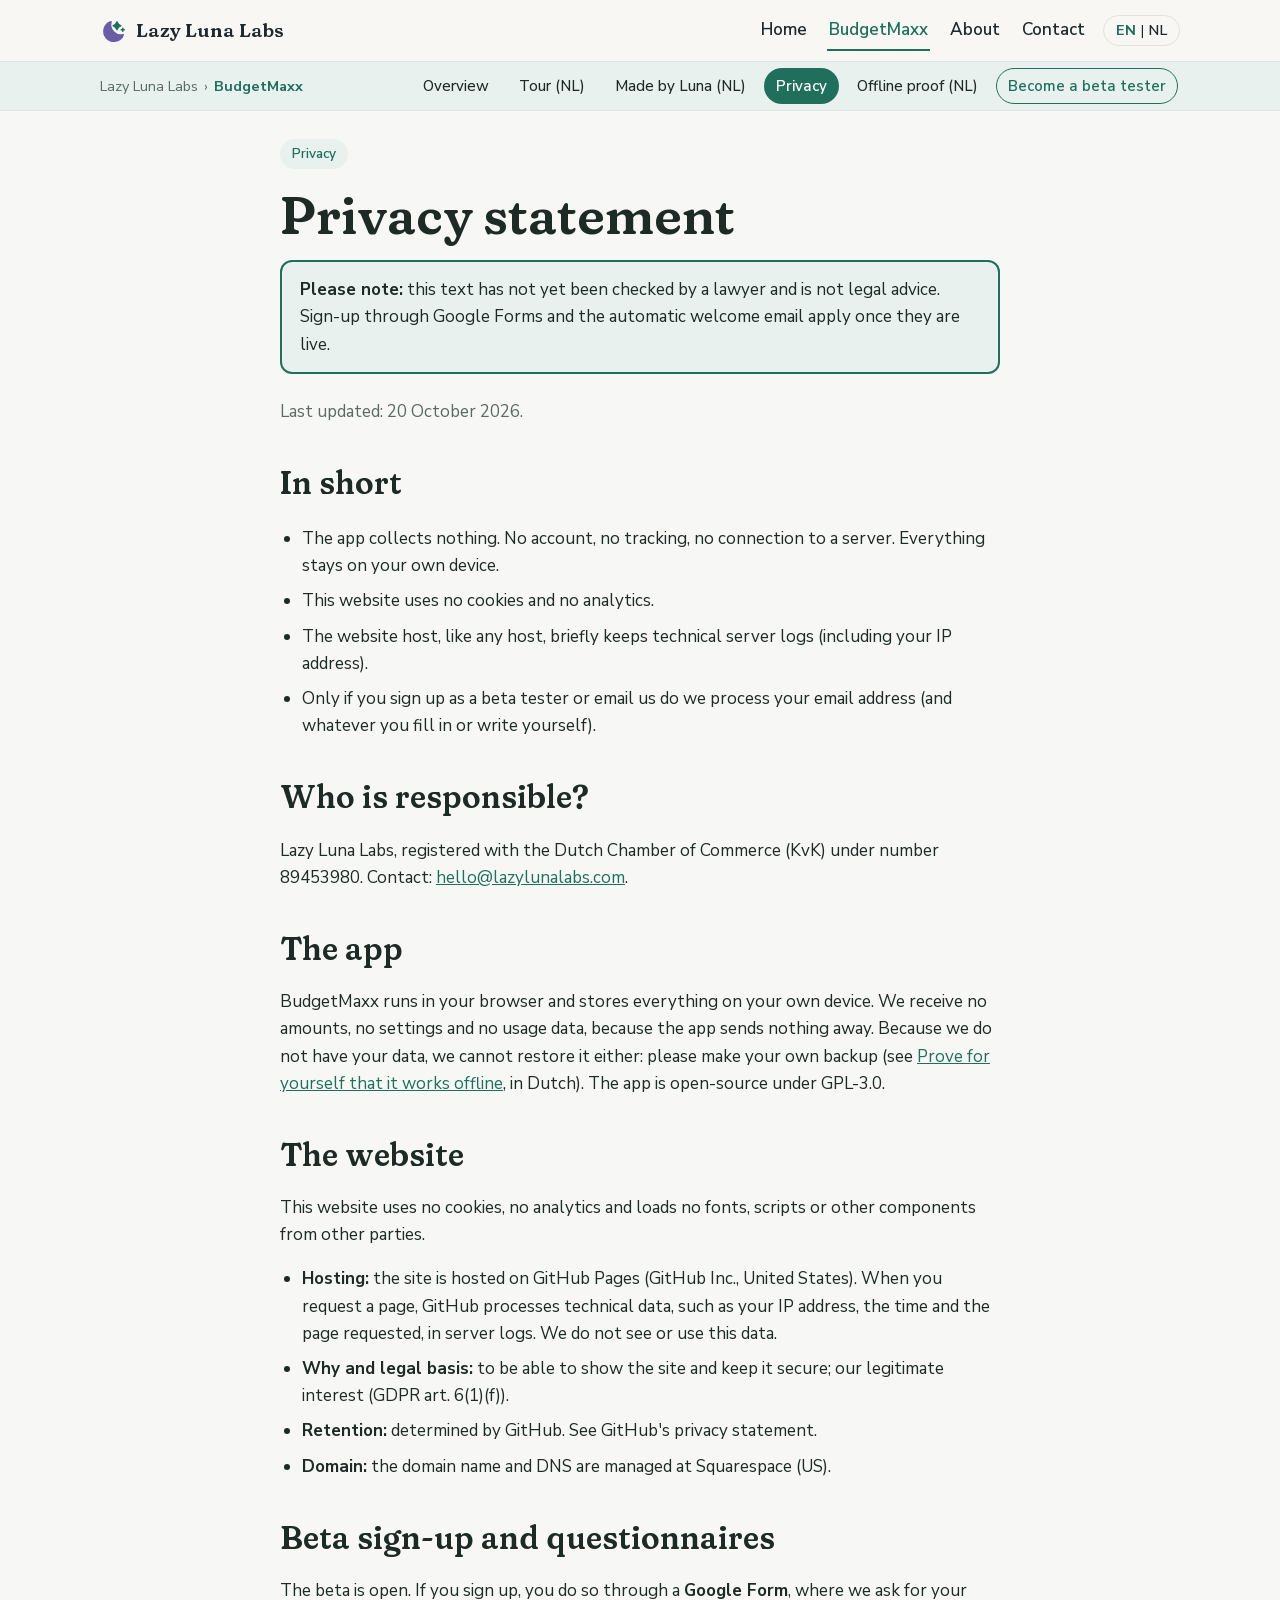
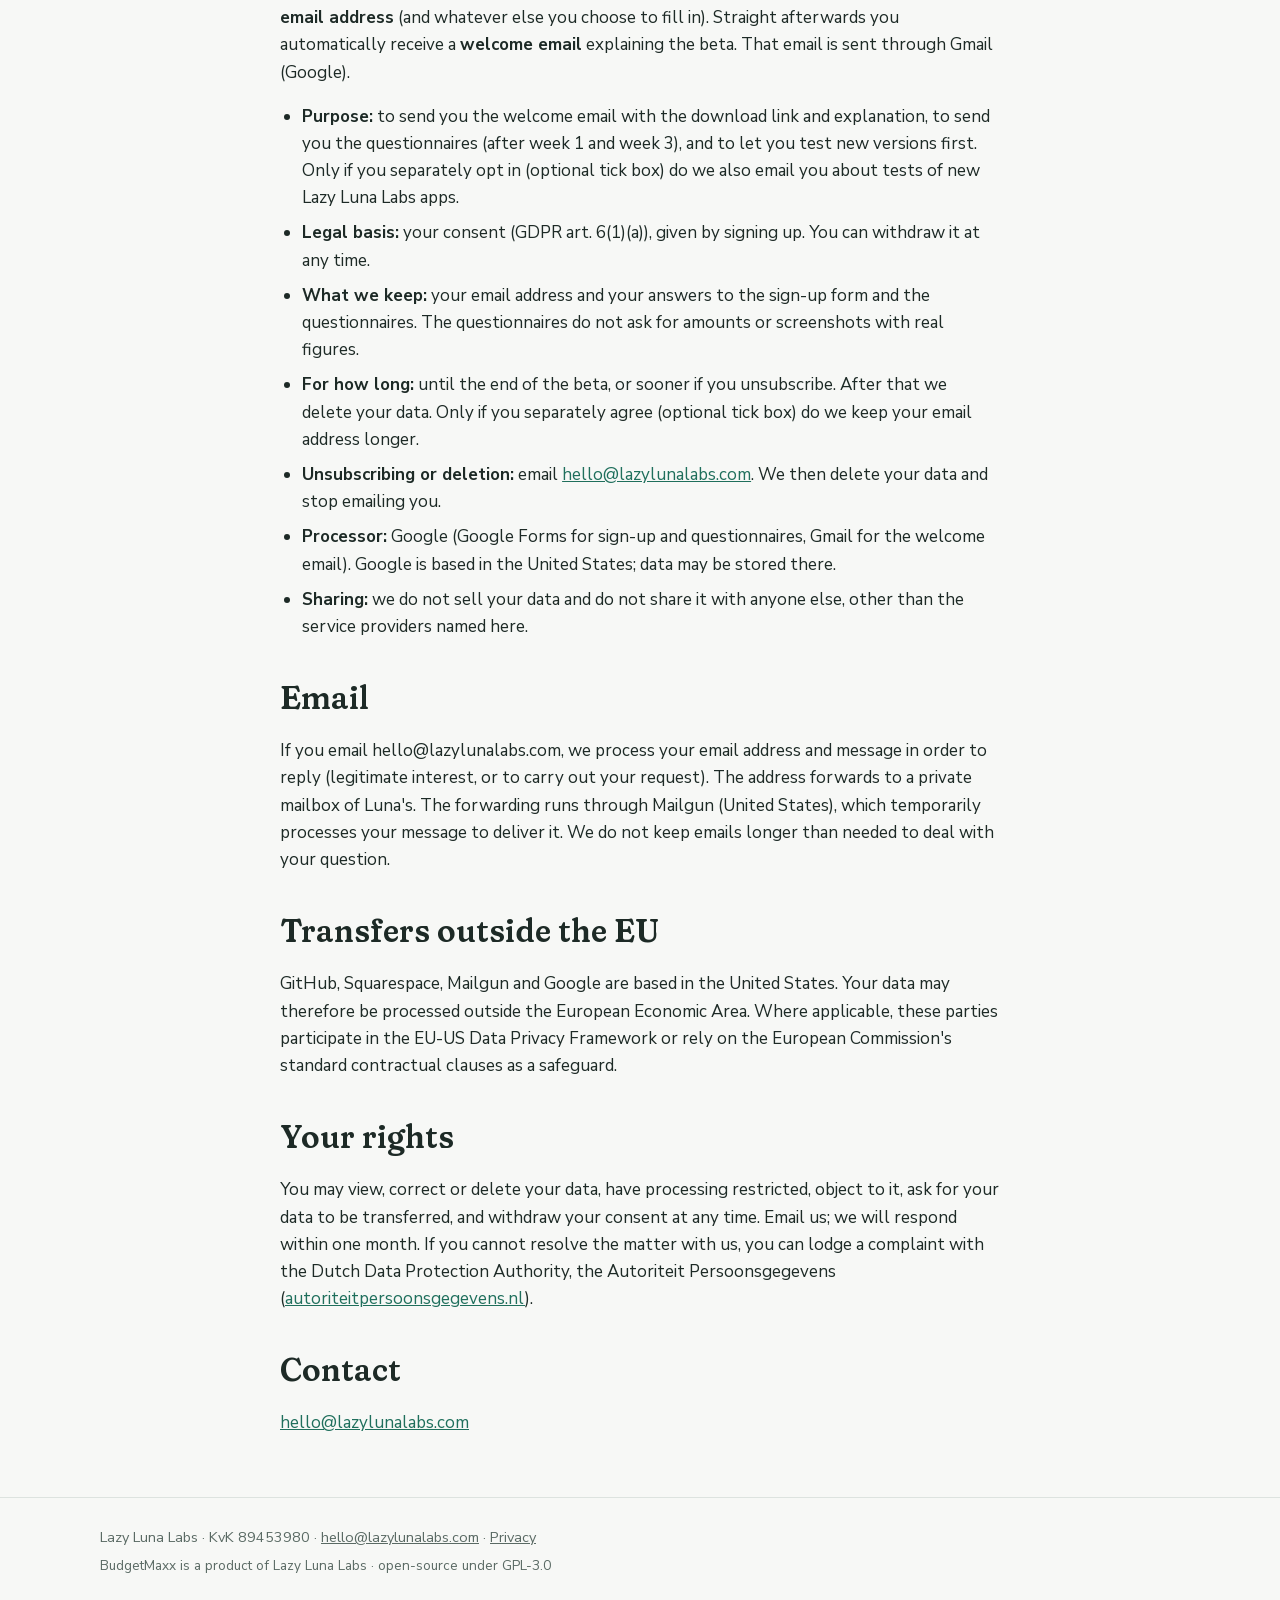
<file: en/budgetmaxx/privacy.html>
<!doctype html>
<html lang="en">
<head>
<meta charset="utf-8">
<meta name="viewport" content="width=device-width, initial-scale=1">
<title>Privacy - BudgetMaxx</title>
<meta name="description" content="Privacy statement for BudgetMaxx: the app collects nothing and everything stays local.">
<link rel="alternate" hreflang="nl" href="../../nl/budgetmaxx/privacy.html">
<link rel="alternate" hreflang="en" href="privacy.html">
<link rel="stylesheet" href="../../assets/site.css">
<script src="../../assets/sterren.js" defer></script>
<link rel="icon" type="image/svg+xml" href="../../assets/favicon.svg">
<link rel="icon" type="image/png" sizes="32x32" href="../../assets/favicon-32.png">
<link rel="apple-touch-icon" href="../../assets/apple-touch-icon.png">
</head>
<body class="in-budgetmaxx">
<a class="skip" href="#main">Skip to main content</a>
<header class="site-header">
<div class="w topbar">
<a class="logo" href="../index.html"><svg width="28" height="28" viewBox="0 0 32 32" aria-hidden="true"><path class="lm" d="M12.6 5.4A11.4 11.4 0 1 0 26.6 20.2A11.8 11.8 0 0 1 12.6 5.4Z"/><path class="ls" d="M19.4 5.4Q20.6 8.8 24.0 10.0Q20.6 11.2 19.4 14.6Q18.2 11.2 14.8 10.0Q18.2 8.8 19.4 5.4Z"/><path class="ls lp" d="M26.0 12.8V16.2M24.3 14.5H27.7"/></svg>Lazy Luna Labs</a>
<nav class="main-nav" aria-label="Main menu"><a href="../index.html">Home</a><a href="index.html" aria-current="true">BudgetMaxx</a><a href="../index.html#over">About</a><a href="../index.html#contact">Contact</a></nav>
<span class="lang"><b aria-current="true">EN</b> | <a href="../../nl/budgetmaxx/privacy.html" hreflang="nl" lang="nl" title="Nederlands">NL</a></span>
</div>
<div class="subbar"><div class="w subbar-inner">
<div class="crumb" role="navigation" aria-label="Breadcrumb"><a href="../index.html">Lazy Luna Labs</a><span aria-hidden="true">&rsaquo;</span><strong>BudgetMaxx</strong></div>
<nav class="sub-nav" aria-label="BudgetMaxx menu">
<a href="index.html">Overview</a>
<a href="../../nl/budgetmaxx/index.html#story" hreflang="nl">Tour (NL)</a>
<a href="../../nl/budgetmaxx/over.html" hreflang="nl">Made by Luna (NL)</a>
<a href="privacy.html" aria-current="page">Privacy</a>
<a href="../../nl/budgetmaxx/offline.html" hreflang="nl">Offline proof (NL)</a>
<a class="sub-cta" href="index.html#beta">Become a beta tester</a>
</nav>
</div></div>
</header>
<main id="main"><section class="top"><div class="w doc">
<span class="badge">Privacy</span>
<h1>Privacy statement</h1>
<!-- LUNA: leave the notice below until a lawyer/you have reviewed the text and the form tool is actually connected; then remove it. -->
<div class="warn"><b>Please note:</b> this text has not yet been checked by a lawyer and is not legal advice. Sign-up through Google Forms and the automatic welcome email apply once they are live.</div>
<p class="muted">Last updated: 20 October 2026.</p>
<h2>In short</h2>
<ul>
<li>The app collects nothing. No account, no tracking, no connection to a server. Everything stays on your own device.</li>
<li>This website uses no cookies and no analytics.</li>
<li>The website host, like any host, briefly keeps technical server logs (including your IP address).</li>
<li>Only if you sign up as a beta tester or email us do we process your email address (and whatever you fill in or write yourself).</li>
</ul>
<h2>Who is responsible?</h2>
<p>Lazy Luna Labs, registered with the Dutch Chamber of Commerce (KvK) under number 89453980. Contact: <a href="mailto:hello@lazylunalabs.com">hello@lazylunalabs.com</a>.</p>
<!-- LUNA: do you also want to give a postal/business address here? Currently only the KvK number and email. -->
<h2>The app</h2>
<p>BudgetMaxx runs in your browser and stores everything on your own device. We receive no amounts, no settings and no usage data, because the app sends nothing away. Because we do not have your data, we cannot restore it either: please make your own backup (see <a href="../../nl/budgetmaxx/offline.html" hreflang="nl">Prove for yourself that it works offline</a>, in Dutch). The app is open-source under GPL-3.0.</p>
<h2>The website</h2>
<p>This website uses no cookies, no analytics and loads no fonts, scripts or other components from other parties.</p>
<ul>
<li><b>Hosting:</b> the site is hosted on GitHub Pages (GitHub Inc., United States). When you request a page, GitHub processes technical data, such as your IP address, the time and the page requested, in server logs. We do not see or use this data.</li>
<li><b>Why and legal basis:</b> to be able to show the site and keep it secure; our legitimate interest (GDPR art. 6(1)(f)).</li>
<li><b>Retention:</b> determined by GitHub. See GitHub's privacy statement.</li>
<li><b>Domain:</b> the domain name and DNS are managed at Squarespace (US).</li>
</ul>
<!-- LUNA: check whether Squarespace as registrar/DNS provider should remain named here and whether GitHub's log retention needs describing in more detail. -->
<h2>Beta sign-up and questionnaires</h2>
<p>The beta is open. If you sign up, you do so through a <b>Google Form</b>, where we ask for your <b>email address</b> (and whatever else you choose to fill in). Straight afterwards you automatically receive a <b>welcome email</b> explaining the beta. That email is sent through Gmail (Google).</p>
<ul>
<li><b>Purpose:</b> to send you the welcome email with the download link and explanation, to send you the questionnaires (after week 1 and week 3), and to let you test new versions first. Only if you separately opt in (optional tick box) do we also email you about tests of new Lazy Luna Labs apps.</li>
<li><b>Legal basis:</b> your consent (GDPR art. 6(1)(a)), given by signing up. You can withdraw it at any time.</li>
<li><b>What we keep:</b> your email address and your answers to the sign-up form and the questionnaires. The questionnaires do not ask for amounts or screenshots with real figures.</li>
<li><b>For how long:</b> until the end of the beta, or sooner if you unsubscribe. After that we delete your data. Only if you separately agree (optional tick box) do we keep your email address longer.</li>
<li><b>Unsubscribing or deletion:</b> email <a href="mailto:hello@lazylunalabs.com">hello@lazylunalabs.com</a>. We then delete your data and stop emailing you.</li>
<li><b>Processor:</b> Google (Google Forms for sign-up and questionnaires, Gmail for the welcome email). Google is based in the United States; data may be stored there.</li>
<li><b>Sharing:</b> we do not sell your data and do not share it with anyone else, other than the service providers named here.</li>
</ul>
<h2>Email</h2>
<p>If you email hello@lazylunalabs.com, we process your email address and message in order to reply (legitimate interest, or to carry out your request). The address forwards to a private mailbox of Luna's. The forwarding runs through Mailgun (United States), which temporarily processes your message to deliver it. We do not keep emails longer than needed to deal with your question.</p>
<!-- LUNA: choose a concrete retention period for received mail (e.g. 12 months after handling?) and check whether Mailgun is set to the EU or US region. -->
<h2>Transfers outside the EU</h2>
<p>GitHub, Squarespace, Mailgun and Google are based in the United States. Your data may therefore be processed outside the European Economic Area. Where applicable, these parties participate in the EU-US Data Privacy Framework or rely on the European Commission's standard contractual clauses as a safeguard.</p>
<!-- LUNA: check for each party (GitHub, Squarespace, Mailgun, Google) whether it is on the DPF list and/or uses SCCs; the wording is deliberately cautious. -->
<h2>Your rights</h2>
<p>You may view, correct or delete your data, have processing restricted, object to it, ask for your data to be transferred, and withdraw your consent at any time. Email us; we will respond within one month. If you cannot resolve the matter with us, you can lodge a complaint with the Dutch Data Protection Authority, the Autoriteit Persoonsgegevens (<a href="https://autoriteitpersoonsgegevens.nl/en">autoriteitpersoonsgegevens.nl</a>).</p>
<h2>Contact</h2>
<p><a href="mailto:hello@lazylunalabs.com">hello@lazylunalabs.com</a></p>

</div></section></main>
<footer class="site-footer"><div class="w">
<div>Lazy Luna Labs · KvK 89453980 · <a href="mailto:hello@lazylunalabs.com">hello@lazylunalabs.com</a> · <a href="privacy.html">Privacy</a></div>
<div class="footer-sub">BudgetMaxx is a product of Lazy Luna Labs · open-source under GPL-3.0</div>
</div></footer>
</body>
</html>
</file>
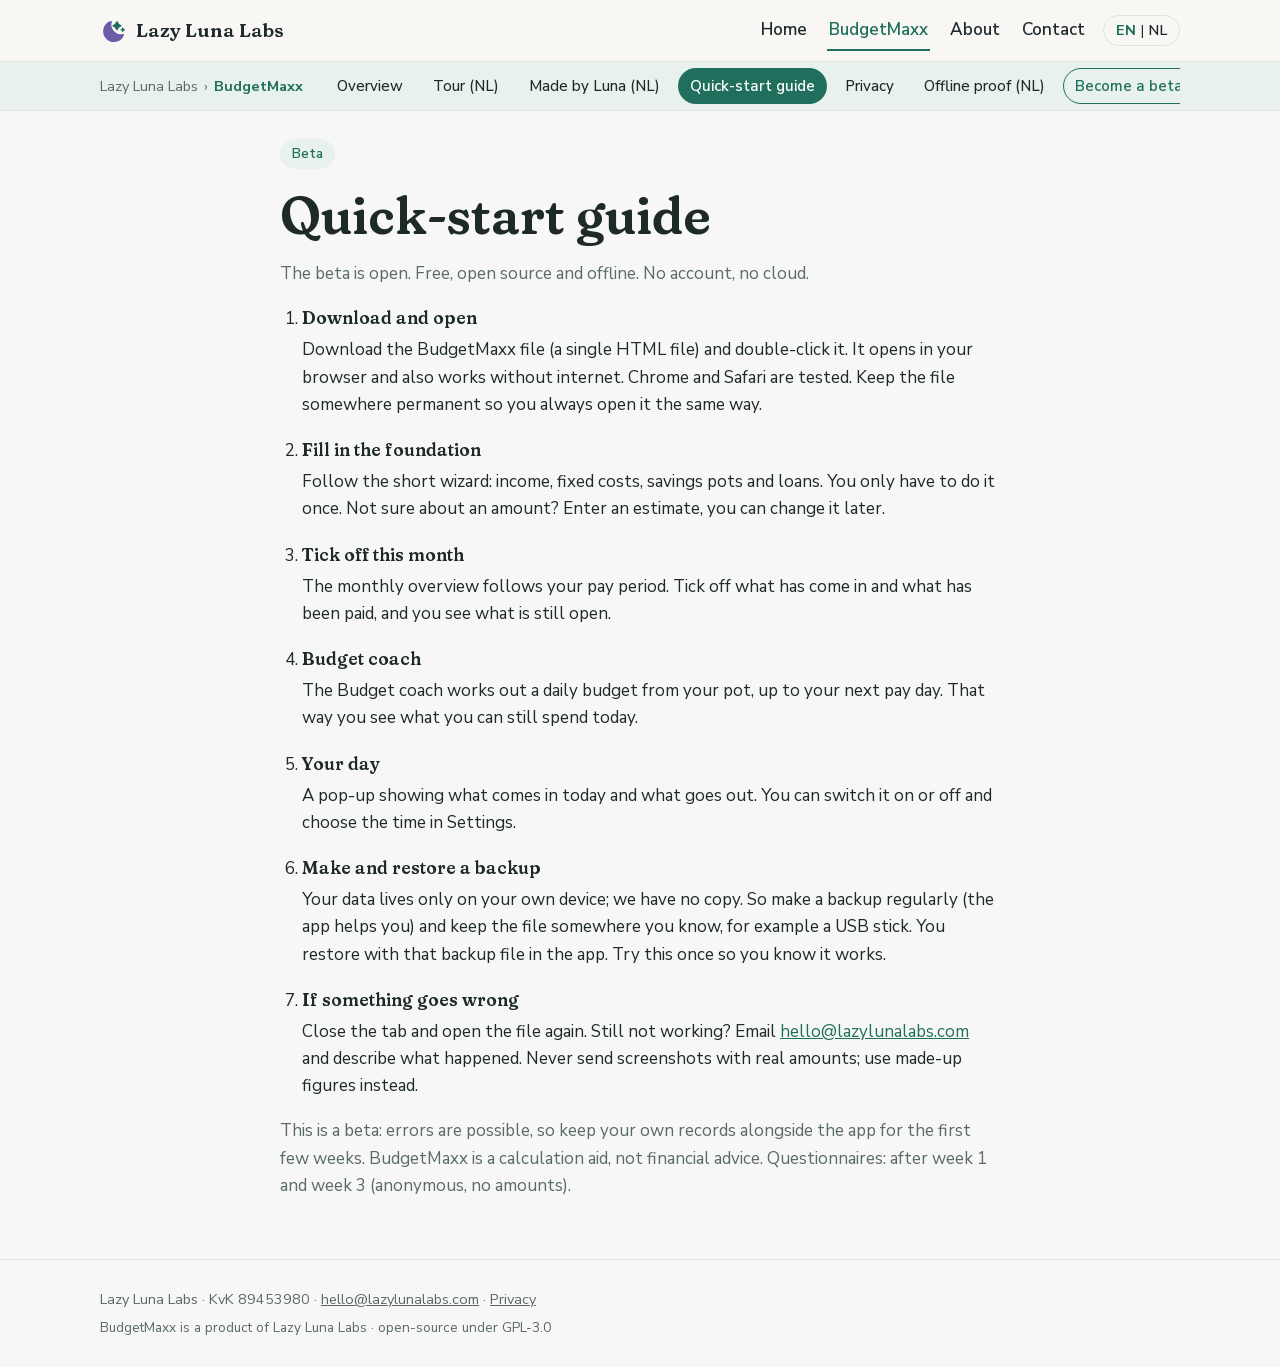
<file: en/budgetmaxx/start.html>
<!doctype html>
<html lang="en">
<head>
<meta charset="utf-8">
<meta name="viewport" content="width=device-width, initial-scale=1">
<title>Quick-start guide (beta) - BudgetMaxx</title>
<meta name="description" content="Quick-start guide for the BudgetMaxx beta: download, set up, tick off and make backups.">
<link rel="alternate" hreflang="nl" href="../../nl/budgetmaxx/start.html">
<link rel="alternate" hreflang="en" href="start.html">
<link rel="stylesheet" href="../../assets/site.css">
<script src="../../assets/sterren.js" defer></script>
<link rel="icon" type="image/svg+xml" href="../../assets/favicon.svg">
<link rel="icon" type="image/png" sizes="32x32" href="../../assets/favicon-32.png">
<link rel="apple-touch-icon" href="../../assets/apple-touch-icon.png">
<style>.doc ol.steps-list{list-style:decimal}.doc ol.steps-list li{margin-bottom:18px}.doc ol.steps-list h2{margin:0 0 4px;font-size:1.1rem}.doc ol.steps-list p{margin:0}</style>
</head>
<body class="in-budgetmaxx">
<a class="skip" href="#main">Skip to main content</a>
<header class="site-header">
<div class="w topbar">
<a class="logo" href="../index.html"><svg width="28" height="28" viewBox="0 0 32 32" aria-hidden="true"><path class="lm" d="M12.6 5.4A11.4 11.4 0 1 0 26.6 20.2A11.8 11.8 0 0 1 12.6 5.4Z"/><path class="ls" d="M19.4 5.4Q20.6 8.8 24.0 10.0Q20.6 11.2 19.4 14.6Q18.2 11.2 14.8 10.0Q18.2 8.8 19.4 5.4Z"/><path class="ls lp" d="M26.0 12.8V16.2M24.3 14.5H27.7"/></svg>Lazy Luna Labs</a>
<nav class="main-nav" aria-label="Main menu"><a href="../index.html">Home</a><a href="index.html" aria-current="true">BudgetMaxx</a><a href="../index.html#over">About</a><a href="../index.html#contact">Contact</a></nav>
<span class="lang"><b aria-current="true">EN</b> | <a href="../../nl/budgetmaxx/privacy.html" hreflang="nl" lang="nl" title="Nederlands">NL</a></span>
</div>
<div class="subbar"><div class="w subbar-inner">
<div class="crumb" role="navigation" aria-label="Breadcrumb"><a href="../index.html">Lazy Luna Labs</a><span aria-hidden="true">&rsaquo;</span><strong>BudgetMaxx</strong></div>
<nav class="sub-nav" aria-label="BudgetMaxx menu">
<a href="index.html">Overview</a>
<a href="../../nl/budgetmaxx/index.html#story" hreflang="nl">Tour (NL)</a>
<a href="../../nl/budgetmaxx/over.html" hreflang="nl">Made by Luna (NL)</a>
<a href="start.html" aria-current="page">Quick-start guide</a>
<a href="privacy.html">Privacy</a>
<a href="../../nl/budgetmaxx/offline.html" hreflang="nl">Offline proof (NL)</a>
<a class="sub-cta" href="index.html#beta">Become a beta tester</a>
</nav>
</div></div>
</header>
<main id="main"><section class="top"><div class="w doc">
<span class="badge">Beta</span>
<h1>Quick-start guide</h1>
<p class="muted">The beta is open. Free, open source and offline. No account, no cloud.</p>
<ol class="steps-list">
<li><h2>Download and open</h2><p>Download the BudgetMaxx file (a single HTML file) and double-click it. It opens in your browser and also works without internet. Chrome and Safari are tested. Keep the file somewhere permanent so you always open it the same way.</p></li>
<li><h2>Fill in the foundation</h2><p>Follow the short wizard: income, fixed costs, savings pots and loans. You only have to do it once. Not sure about an amount? Enter an estimate, you can change it later.</p></li>
<li><h2>Tick off this month</h2><p>The monthly overview follows your pay period. Tick off what has come in and what has been paid, and you see what is still open.</p></li>
<li><h2>Budget coach</h2><p>The Budget coach works out a daily budget from your pot, up to your next pay day. That way you see what you can still spend today.</p></li>
<li><h2>Your day</h2><p>A pop-up showing what comes in today and what goes out. You can switch it on or off and choose the time in Settings.</p></li>
<li><h2>Make and restore a backup</h2><p>Your data lives only on your own device; we have no copy. So make a backup regularly (the app helps you) and keep the file somewhere you know, for example a USB stick. You restore with that backup file in the app. Try this once so you know it works.</p></li>
<li><h2>If something goes wrong</h2><p>Close the tab and open the file again. Still not working? Email <a href="mailto:hello@lazylunalabs.com">hello@lazylunalabs.com</a> and describe what happened. Never send screenshots with real amounts; use made-up figures instead.</p></li>
</ol>
<p class="muted">This is a beta: errors are possible, so keep your own records alongside the app for the first few weeks. BudgetMaxx is a calculation aid, not financial advice. Questionnaires: after week 1 and week 3 (anonymous, no amounts).</p>
</div></section></main>
<footer class="site-footer"><div class="w">
<div>Lazy Luna Labs · KvK 89453980 · <a href="mailto:hello@lazylunalabs.com">hello@lazylunalabs.com</a> · <a href="privacy.html">Privacy</a></div>
<div class="footer-sub">BudgetMaxx is a product of Lazy Luna Labs · open-source under GPL-3.0</div>
</div></footer>
</body>
</html>
</file>
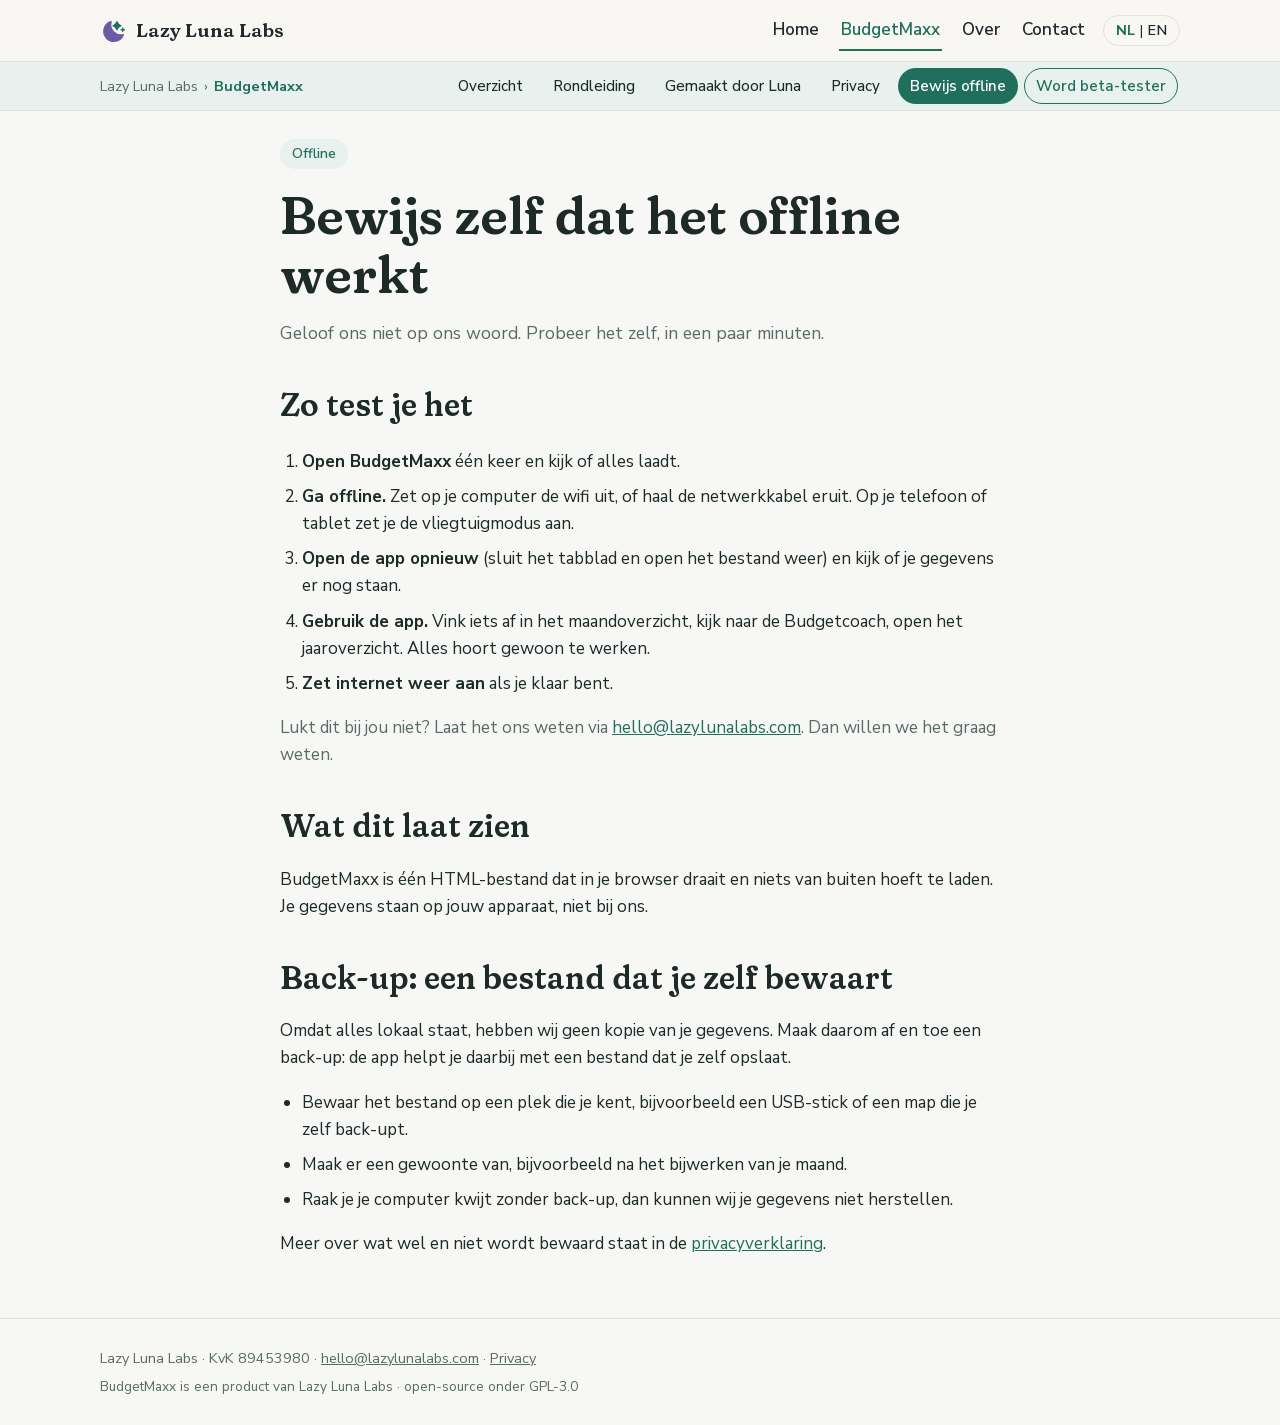
<file: nl/budgetmaxx/offline.html>
<!doctype html>
<html lang="nl">
<head>
<meta charset="utf-8">
<meta name="viewport" content="width=device-width, initial-scale=1">
<title>Bewijs offline - BudgetMaxx</title>
<meta name="description" content="Test zelf in een paar stappen dat BudgetMaxx zonder internet werkt.">
<link rel="alternate" hreflang="nl" href="offline.html">
<link rel="alternate" hreflang="en" href="../../en/budgetmaxx/index.html">
<link rel="stylesheet" href="../../assets/site.css">
<script src="../../assets/sterren.js" defer></script>
<link rel="icon" type="image/svg+xml" href="../../assets/favicon.svg">
<link rel="icon" type="image/png" sizes="32x32" href="../../assets/favicon-32.png">
<link rel="apple-touch-icon" href="../../assets/apple-touch-icon.png">
</head>
<body class="in-budgetmaxx">
<a class="skip" href="#main">Direct naar hoofdinhoud</a>
<header class="site-header">
<div class="w topbar">
<a class="logo" href="../index.html"><svg width="28" height="28" viewBox="0 0 32 32" aria-hidden="true"><path class="lm" d="M12.6 5.4A11.4 11.4 0 1 0 26.6 20.2A11.8 11.8 0 0 1 12.6 5.4Z"/><path class="ls" d="M19.4 5.4Q20.6 8.8 24.0 10.0Q20.6 11.2 19.4 14.6Q18.2 11.2 14.8 10.0Q18.2 8.8 19.4 5.4Z"/><path class="ls lp" d="M26.0 12.8V16.2M24.3 14.5H27.7"/></svg>Lazy Luna Labs</a>
<nav class="main-nav" aria-label="Hoofdmenu"><a href="../index.html">Home</a><a href="index.html" aria-current="true">BudgetMaxx</a><a href="../index.html#over">Over</a><a href="../index.html#contact">Contact</a></nav>
<span class="lang"><b aria-current="true">NL</b> | <a href="../../en/budgetmaxx/index.html" hreflang="en" lang="en" title="English">EN</a></span>
</div>
<div class="subbar"><div class="w subbar-inner">
<div class="crumb" role="navigation" aria-label="Broodkruimelpad"><a href="../index.html">Lazy Luna Labs</a><span aria-hidden="true">&rsaquo;</span><strong>BudgetMaxx</strong></div>
<nav class="sub-nav" aria-label="BudgetMaxx-menu">
<a href="index.html">Overzicht</a>
<a href="index.html#story">Rondleiding</a>
<a href="over.html">Gemaakt door Luna</a>
<a href="privacy.html">Privacy</a>
<a href="offline.html" aria-current="page">Bewijs offline</a>
<a class="sub-cta" href="index.html#beta">Word beta-tester</a>
</nav>
</div></div>
</header>
<main id="main"><section class="top"><div class="w doc">
<span class="badge">Offline</span>
<h1>Bewijs zelf dat het offline werkt</h1>
<p class="muted" style="font-size:1.1rem">Geloof ons niet op ons woord. Probeer het zelf, in een paar minuten.</p>
<h2>Zo test je het</h2>
<ol>
<li><b>Open BudgetMaxx</b> één keer en kijk of alles laadt.</li>
<li><b>Ga offline.</b> Zet op je computer de wifi uit, of haal de netwerkkabel eruit. Op je telefoon of tablet zet je de vliegtuigmodus aan.</li>
<li><b>Open de app opnieuw</b> (sluit het tabblad en open het bestand weer) en kijk of je gegevens er nog staan.</li>
<li><b>Gebruik de app.</b> Vink iets af in het maandoverzicht, kijk naar de Budgetcoach, open het jaaroverzicht. Alles hoort gewoon te werken.</li>
<li><b>Zet internet weer aan</b> als je klaar bent.</li>
</ol>
<p class="muted">Lukt dit bij jou niet? Laat het ons weten via <a href="mailto:hello@lazylunalabs.com">hello@lazylunalabs.com</a>. Dan willen we het graag weten.</p>
<h2>Wat dit laat zien</h2>
<p>BudgetMaxx is één HTML-bestand dat in je browser draait en niets van buiten hoeft te laden. Je gegevens staan op jouw apparaat, niet bij ons.</p>
<h2>Back-up: een bestand dat je zelf bewaart</h2>
<p>Omdat alles lokaal staat, hebben wij geen kopie van je gegevens. Maak daarom af en toe een back-up: de app helpt je daarbij met een bestand dat je zelf opslaat.</p>
<ul>
<li>Bewaar het bestand op een plek die je kent, bijvoorbeeld een USB-stick of een map die je zelf back-upt.</li>
<li>Maak er een gewoonte van, bijvoorbeeld na het bijwerken van je maand.</li>
<li>Raak je je computer kwijt zonder back-up, dan kunnen wij je gegevens niet herstellen.</li>
</ul>
<p>Meer over wat wel en niet wordt bewaard staat in de <a href="privacy.html">privacyverklaring</a>.</p>

</div></section></main>
<footer class="site-footer"><div class="w">
<div>Lazy Luna Labs · KvK 89453980 · <a href="mailto:hello@lazylunalabs.com">hello@lazylunalabs.com</a> · <a href="privacy.html">Privacy</a></div>
<div class="footer-sub">BudgetMaxx is een product van Lazy Luna Labs · open-source onder GPL-3.0</div>
</div></footer>
</body>
</html>
</file>
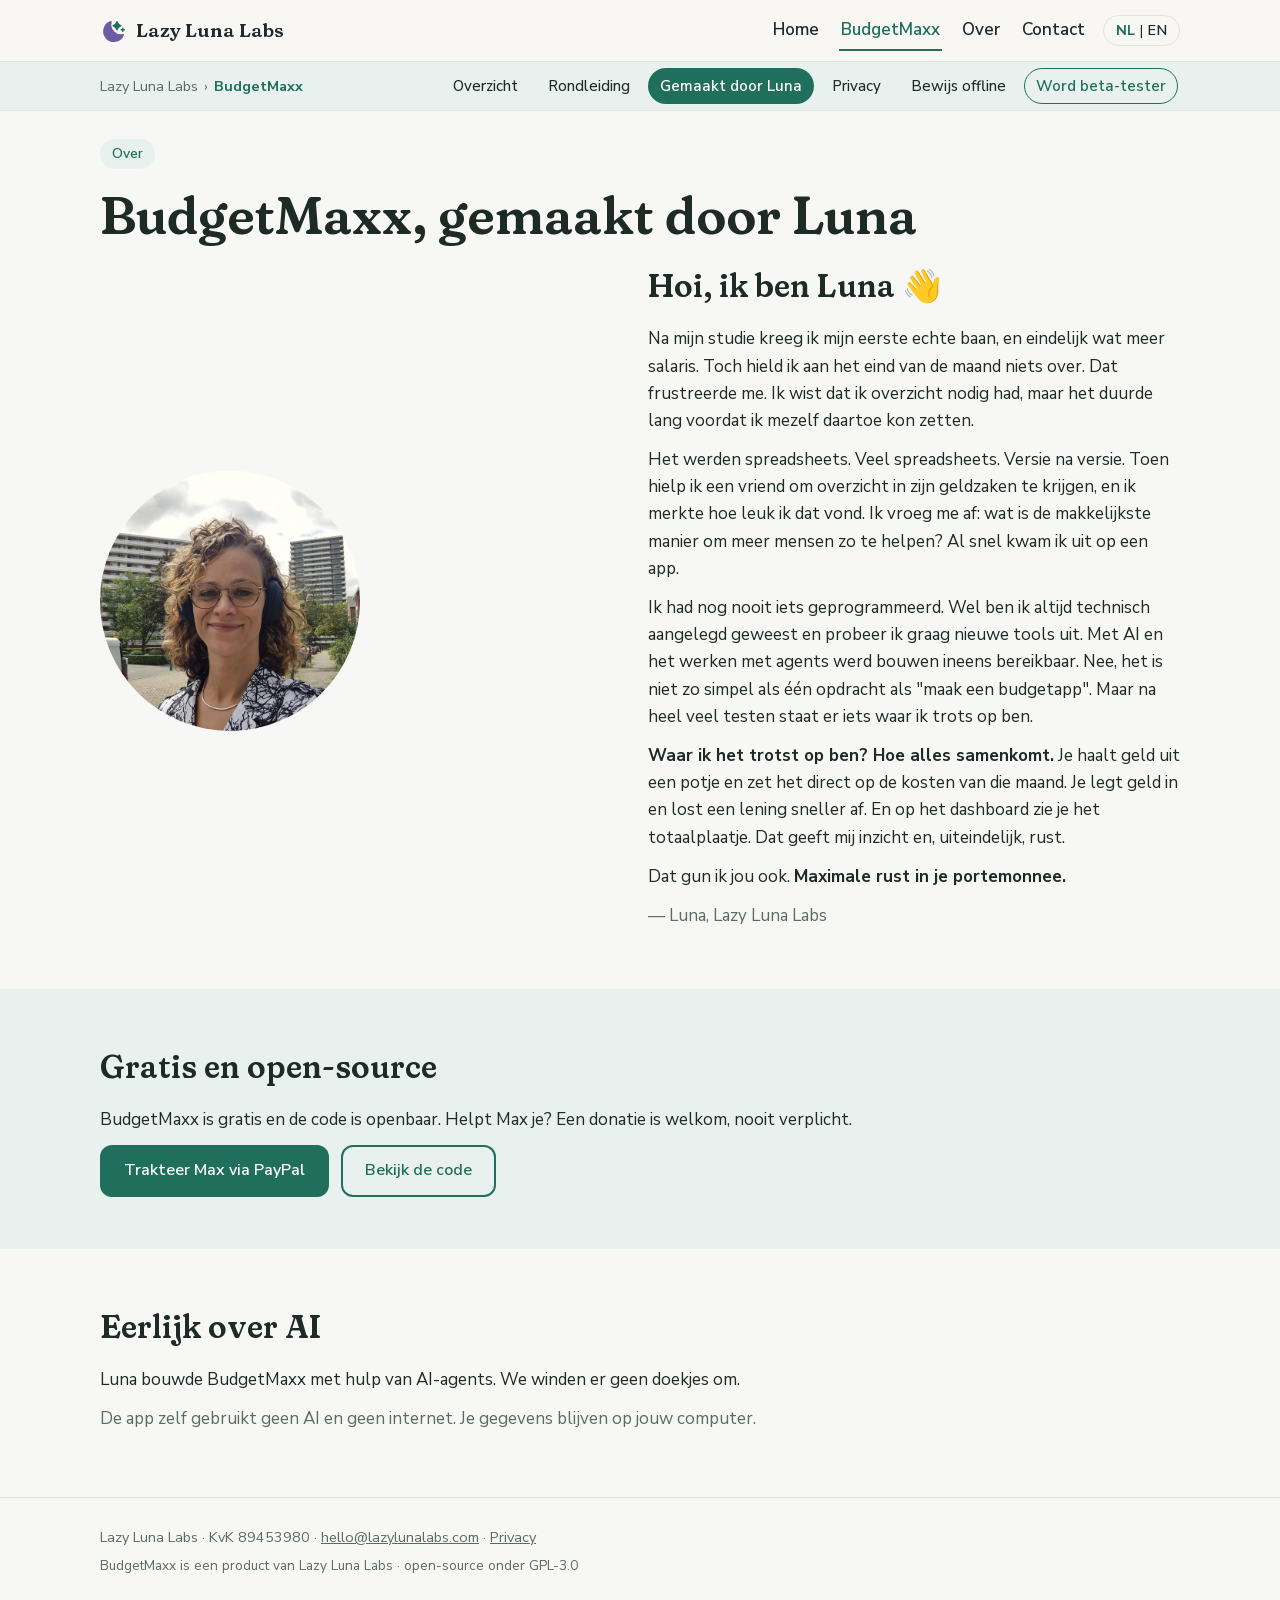
<file: nl/budgetmaxx/over.html>
<!doctype html>
<html lang="nl">
<head>
<meta charset="utf-8">
<meta name="viewport" content="width=device-width, initial-scale=1">
<title>Over BudgetMaxx</title>
<meta name="description" content="BudgetMaxx is een offline persoonlijke-financiën-app. Geen account, je gegevens blijven op je eigen computer.">
<link rel="alternate" hreflang="nl" href="over.html">
<link rel="alternate" hreflang="en" href="../../en/budgetmaxx/index.html">
<link rel="stylesheet" href="../../assets/site.css">
<script src="../../assets/sterren.js" defer></script>
<link rel="icon" type="image/svg+xml" href="../../assets/favicon.svg">
<link rel="icon" type="image/png" sizes="32x32" href="../../assets/favicon-32.png">
<link rel="apple-touch-icon" href="../../assets/apple-touch-icon.png">
</head>
<body class="in-budgetmaxx">
<a class="skip" href="#main">Direct naar hoofdinhoud</a>
<header class="site-header">
<div class="w topbar">
<a class="logo" href="../index.html"><svg width="28" height="28" viewBox="0 0 32 32" aria-hidden="true"><path class="lm" d="M12.6 5.4A11.4 11.4 0 1 0 26.6 20.2A11.8 11.8 0 0 1 12.6 5.4Z"/><path class="ls" d="M19.4 5.4Q20.6 8.8 24.0 10.0Q20.6 11.2 19.4 14.6Q18.2 11.2 14.8 10.0Q18.2 8.8 19.4 5.4Z"/><path class="ls lp" d="M26.0 12.8V16.2M24.3 14.5H27.7"/></svg>Lazy Luna Labs</a>
<nav class="main-nav" aria-label="Hoofdmenu"><a href="../index.html">Home</a><a href="index.html" aria-current="true">BudgetMaxx</a><a href="../index.html#over">Over</a><a href="../index.html#contact">Contact</a></nav>
<span class="lang"><b aria-current="true">NL</b> | <a href="../../en/budgetmaxx/index.html" hreflang="en" lang="en" title="English">EN</a></span>
</div>
<div class="subbar"><div class="w subbar-inner">
<div class="crumb" role="navigation" aria-label="Broodkruimelpad"><a href="../index.html">Lazy Luna Labs</a><span aria-hidden="true">&rsaquo;</span><strong>BudgetMaxx</strong></div>
<nav class="sub-nav" aria-label="BudgetMaxx-menu">
<a href="index.html">Overzicht</a>
<a href="index.html#story">Rondleiding</a>
<a href="over.html" aria-current="page">Gemaakt door Luna</a>
<a href="privacy.html">Privacy</a>
<a href="offline.html">Bewijs offline</a>
<a class="sub-cta" href="index.html#beta">Word beta-tester</a>
</nav>
</div></div>
</header>
<main id="main">
<section class="top"><div class="w">
<span class="badge">Over</span>
<h1>BudgetMaxx, gemaakt door Luna</h1>
<div class="grid" style="align-items:center">
<div class="photo" style="border:none;overflow:hidden;padding:0"><img src="../../assets/img/luna.jpg" alt="Luna, maker van BudgetMaxx" width="675" height="900" style="width:100%;height:100%;object-fit:cover;object-position:50% 40%;display:block"></div>
<div>
<h2>Hoi, ik ben Luna 👋</h2>
<!-- CONCEPT: verhaal Luna, wacht op akkoord -->
<p>Na mijn studie kreeg ik mijn eerste echte baan, en eindelijk wat meer salaris. Toch hield ik aan het eind van de maand niets over. Dat frustreerde me. Ik wist dat ik overzicht nodig had, maar het duurde lang voordat ik mezelf daartoe kon zetten.</p>
<p>Het werden spreadsheets. Veel spreadsheets. Versie na versie. Toen hielp ik een vriend om overzicht in zijn geldzaken te krijgen, en ik merkte hoe leuk ik dat vond. Ik vroeg me af: wat is de makkelijkste manier om meer mensen zo te helpen? Al snel kwam ik uit op een app.</p>
<p>Ik had nog nooit iets geprogrammeerd. Wel ben ik altijd technisch aangelegd geweest en probeer ik graag nieuwe tools uit. Met AI en het werken met agents werd bouwen ineens bereikbaar. Nee, het is niet zo simpel als één opdracht als "maak een budgetapp". Maar na heel veel testen staat er iets waar ik trots op ben.</p>
<p><strong>Waar ik het trotst op ben? Hoe alles samenkomt.</strong> Je haalt geld uit een potje en zet het direct op de kosten van die maand. Je legt geld in en lost een lening sneller af. En op het dashboard zie je het totaalplaatje. Dat geeft mij inzicht en, uiteindelijk, rust.</p>
<p>Dat gun ik jou ook. <strong>Maximale rust in je portemonnee.</strong></p>
<p class="muted">— Luna, Lazy Luna Labs</p>
</div>
</div>
</div></section>

<section class="alt"><div class="w">
<h2>Gratis en open-source</h2>
<p>BudgetMaxx is gratis en de code is openbaar. Helpt Max je? Een donatie is welkom, nooit verplicht.</p>
<div class="row">
<!-- PayPal-link nog invullen -->
<a class="btn" href="#">Trakteer Max via PayPal</a>
<!-- repo-URL nog invullen -->
<a class="btn btn2" href="#">Bekijk de code</a>
</div>
</div></section>

<section><div class="w">
<h2>Eerlijk over AI</h2>
<p>Luna bouwde BudgetMaxx met hulp van AI-agents. We winden er geen doekjes om.</p>
<p class="muted">De app zelf gebruikt geen AI en geen internet. Je gegevens blijven op jouw computer.</p>
</div></section>
</main>
<footer class="site-footer"><div class="w">
<div>Lazy Luna Labs · KvK 89453980 · <a href="mailto:hello@lazylunalabs.com">hello@lazylunalabs.com</a> · <a href="privacy.html">Privacy</a></div>
<div class="footer-sub">BudgetMaxx is een product van Lazy Luna Labs · open-source onder GPL-3.0</div>
</div></footer>
</body>
</html>
</file>
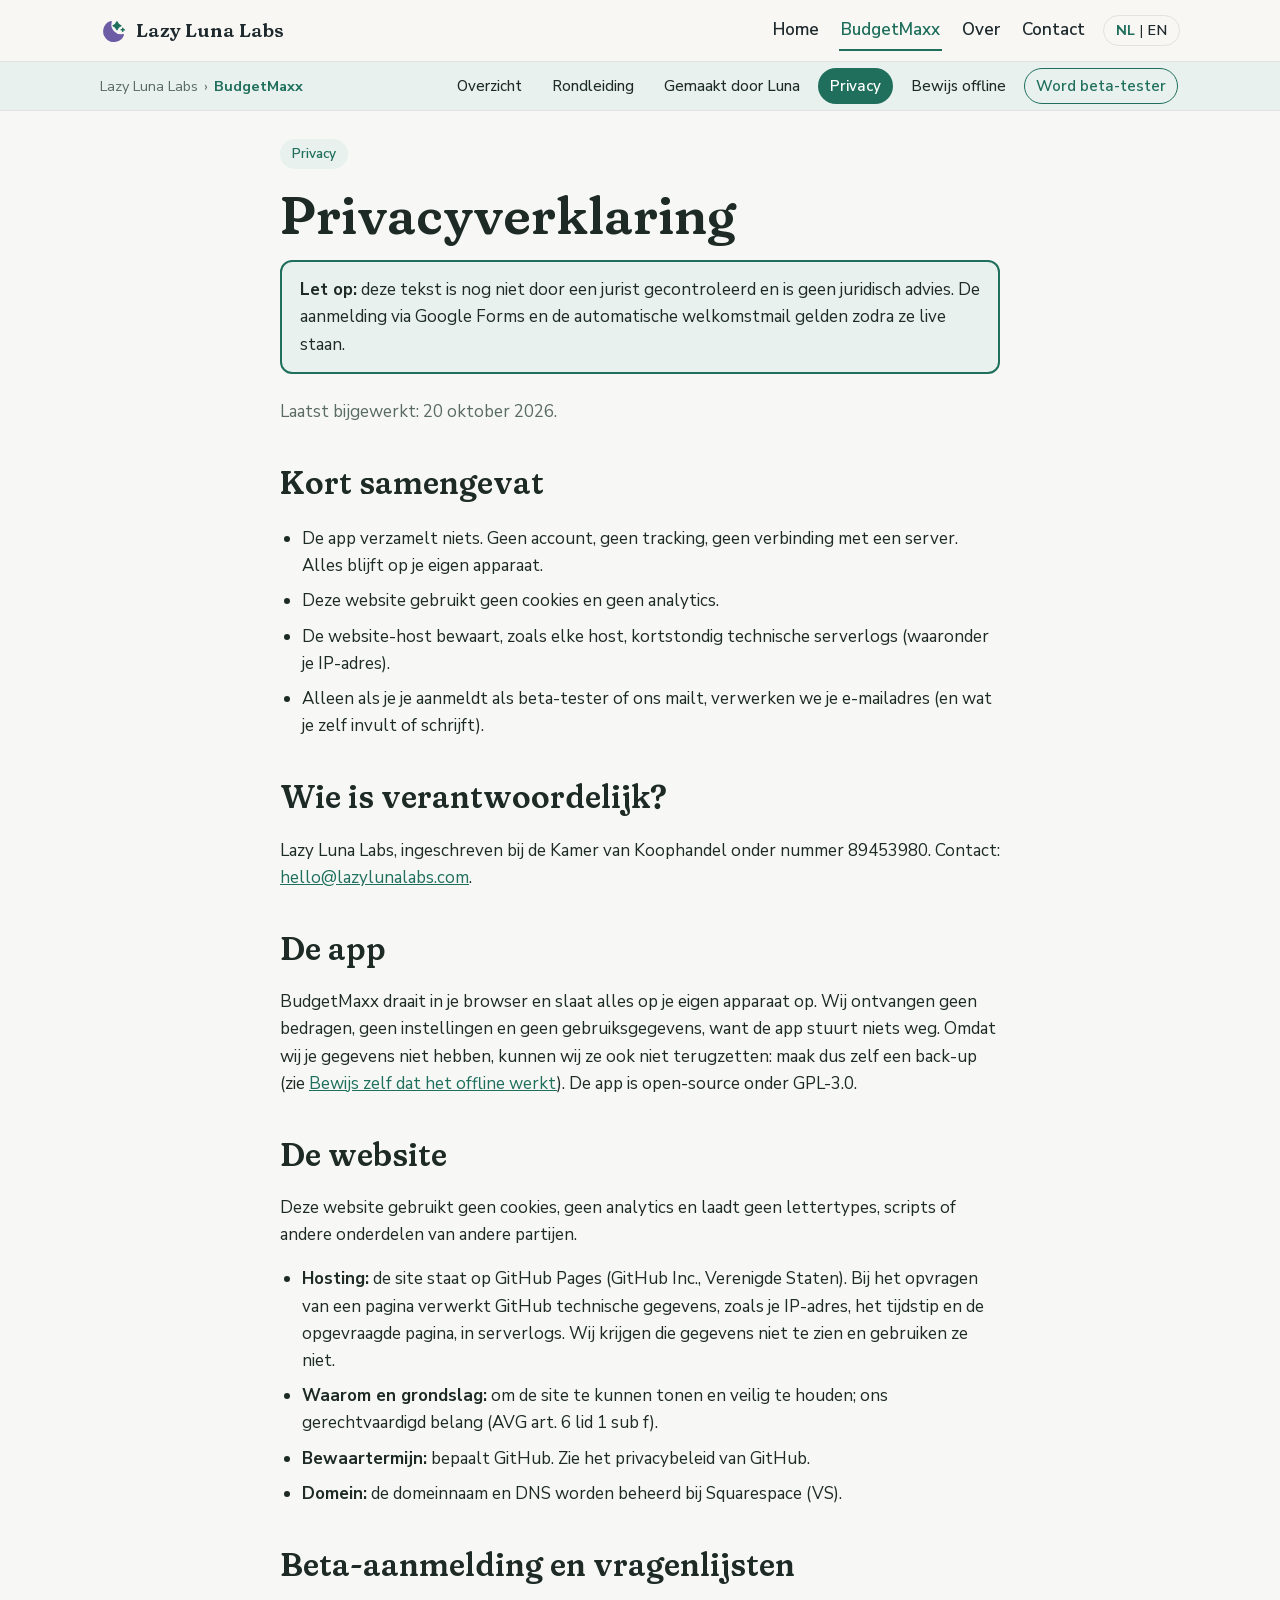
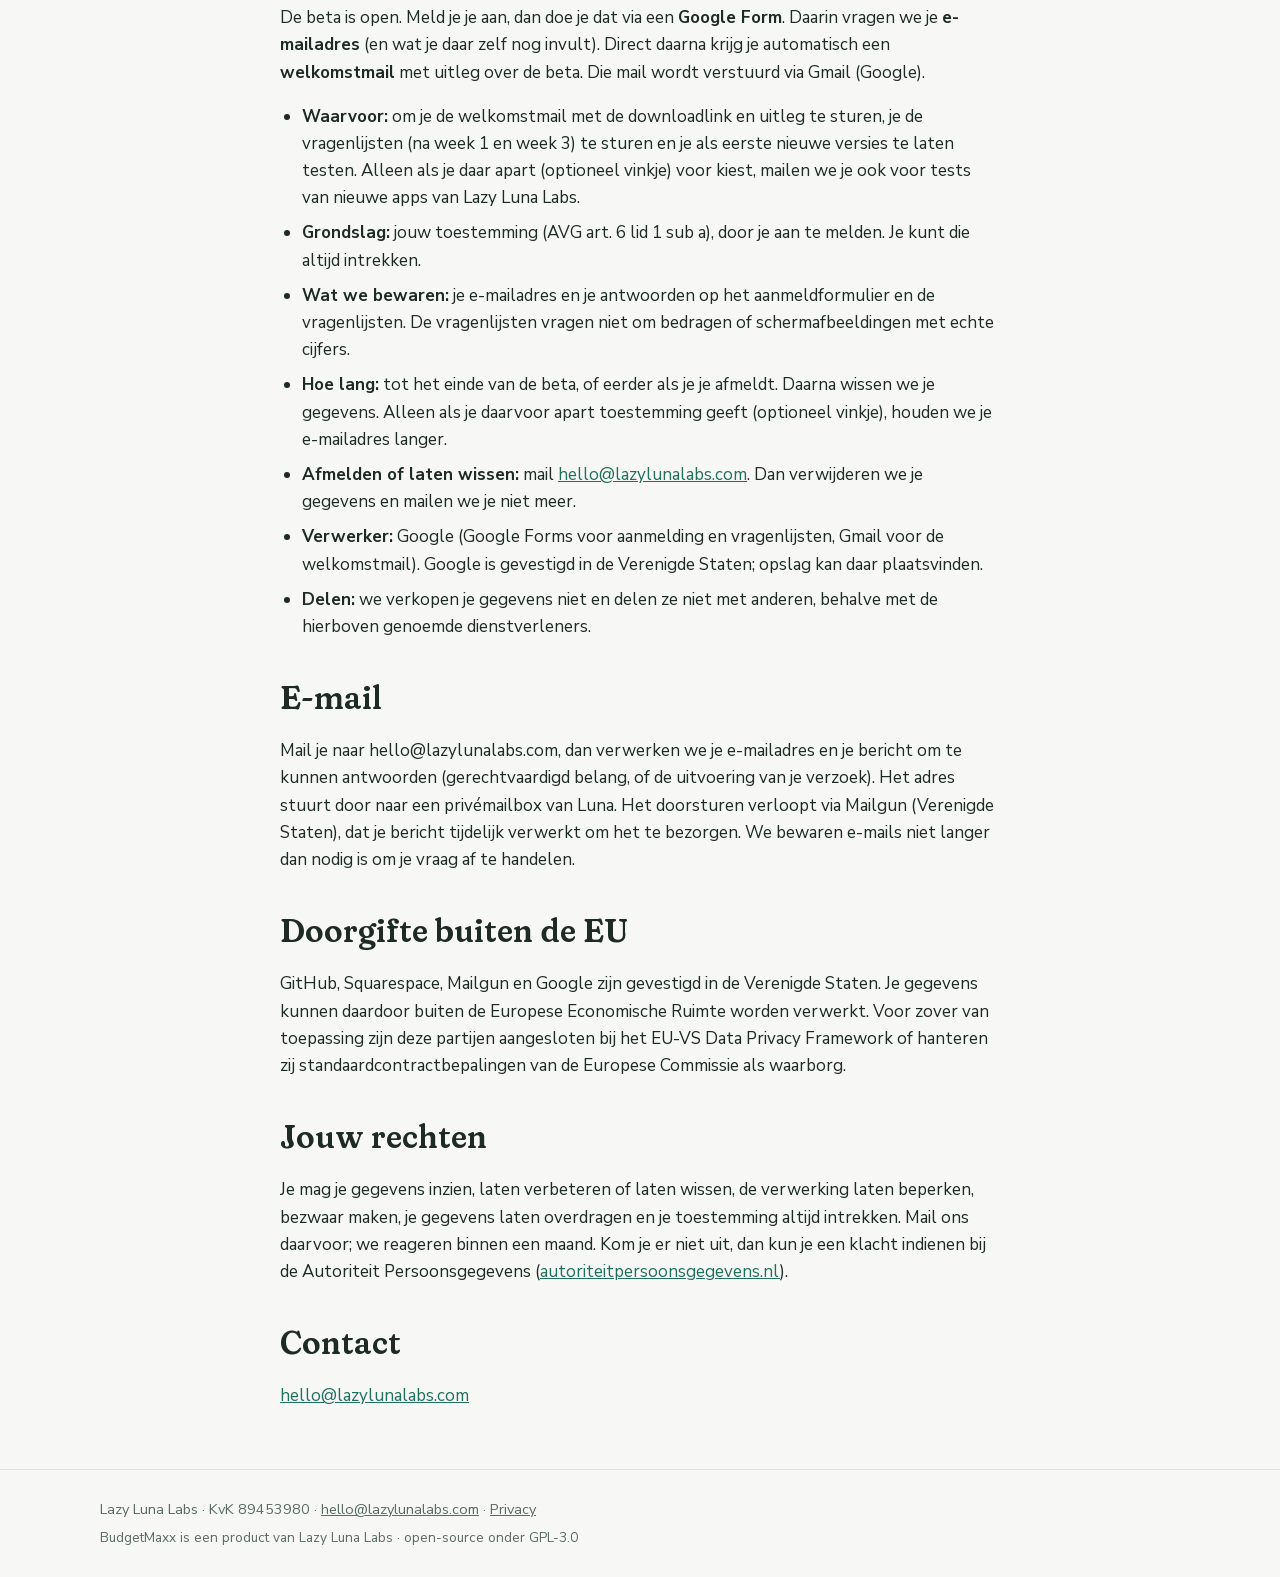
<file: nl/budgetmaxx/privacy.html>
<!doctype html>
<html lang="nl">
<head>
<meta charset="utf-8">
<meta name="viewport" content="width=device-width, initial-scale=1">
<title>Privacy - BudgetMaxx</title>
<meta name="description" content="Privacyverklaring van BudgetMaxx: de app verzamelt niets en alles blijft lokaal.">
<link rel="alternate" hreflang="nl" href="privacy.html">
<link rel="alternate" hreflang="en" href="../../en/budgetmaxx/privacy.html">
<link rel="stylesheet" href="../../assets/site.css">
<script src="../../assets/sterren.js" defer></script>
<link rel="icon" type="image/svg+xml" href="../../assets/favicon.svg">
<link rel="icon" type="image/png" sizes="32x32" href="../../assets/favicon-32.png">
<link rel="apple-touch-icon" href="../../assets/apple-touch-icon.png">
</head>
<body class="in-budgetmaxx">
<a class="skip" href="#main">Direct naar hoofdinhoud</a>
<header class="site-header">
<div class="w topbar">
<a class="logo" href="../index.html"><svg width="28" height="28" viewBox="0 0 32 32" aria-hidden="true"><path class="lm" d="M12.6 5.4A11.4 11.4 0 1 0 26.6 20.2A11.8 11.8 0 0 1 12.6 5.4Z"/><path class="ls" d="M19.4 5.4Q20.6 8.8 24.0 10.0Q20.6 11.2 19.4 14.6Q18.2 11.2 14.8 10.0Q18.2 8.8 19.4 5.4Z"/><path class="ls lp" d="M26.0 12.8V16.2M24.3 14.5H27.7"/></svg>Lazy Luna Labs</a>
<nav class="main-nav" aria-label="Hoofdmenu"><a href="../index.html">Home</a><a href="index.html" aria-current="true">BudgetMaxx</a><a href="../index.html#over">Over</a><a href="../index.html#contact">Contact</a></nav>
<span class="lang"><b aria-current="true">NL</b> | <a href="../../en/budgetmaxx/index.html" hreflang="en" lang="en" title="English">EN</a></span>
</div>
<div class="subbar"><div class="w subbar-inner">
<div class="crumb" role="navigation" aria-label="Broodkruimelpad"><a href="../index.html">Lazy Luna Labs</a><span aria-hidden="true">&rsaquo;</span><strong>BudgetMaxx</strong></div>
<nav class="sub-nav" aria-label="BudgetMaxx-menu">
<a href="index.html">Overzicht</a>
<a href="index.html#story">Rondleiding</a>
<a href="over.html">Gemaakt door Luna</a>
<a href="privacy.html" aria-current="page">Privacy</a>
<a href="offline.html">Bewijs offline</a>
<a class="sub-cta" href="index.html#beta">Word beta-tester</a>
</nav>
</div></div>
</header>
<main id="main"><section class="top"><div class="w doc">
<span class="badge">Privacy</span>
<h1>Privacyverklaring</h1>
<!-- LUNA: bannerregel hieronder laten staan tot een jurist/jij de tekst heeft nagekeken en de formuliertool echt gekoppeld is; daarna verwijderen. -->
<div class="warn"><b>Let op:</b> deze tekst is nog niet door een jurist gecontroleerd en is geen juridisch advies. De aanmelding via Google Forms en de automatische welkomstmail gelden zodra ze live staan.</div>
<p class="muted">Laatst bijgewerkt: 20 oktober 2026.</p>
<h2>Kort samengevat</h2>
<ul>
<li>De app verzamelt niets. Geen account, geen tracking, geen verbinding met een server. Alles blijft op je eigen apparaat.</li>
<li>Deze website gebruikt geen cookies en geen analytics.</li>
<li>De website-host bewaart, zoals elke host, kortstondig technische serverlogs (waaronder je IP-adres).</li>
<li>Alleen als je je aanmeldt als beta-tester of ons mailt, verwerken we je e-mailadres (en wat je zelf invult of schrijft).</li>
</ul>
<h2>Wie is verantwoordelijk?</h2>
<p>Lazy Luna Labs, ingeschreven bij de Kamer van Koophandel onder nummer 89453980. Contact: <a href="mailto:hello@lazylunalabs.com">hello@lazylunalabs.com</a>.</p>
<!-- LUNA: wil je hier ook een postadres/vestigingsadres noemen? Nu alleen KvK-nummer en e-mail. -->
<h2>De app</h2>
<p>BudgetMaxx draait in je browser en slaat alles op je eigen apparaat op. Wij ontvangen geen bedragen, geen instellingen en geen gebruiksgegevens, want de app stuurt niets weg. Omdat wij je gegevens niet hebben, kunnen wij ze ook niet terugzetten: maak dus zelf een back-up (zie <a href="offline.html">Bewijs zelf dat het offline werkt</a>). De app is open-source onder GPL-3.0.</p>
<h2>De website</h2>
<p>Deze website gebruikt geen cookies, geen analytics en laadt geen lettertypes, scripts of andere onderdelen van andere partijen.</p>
<ul>
<li><b>Hosting:</b> de site staat op GitHub Pages (GitHub Inc., Verenigde Staten). Bij het opvragen van een pagina verwerkt GitHub technische gegevens, zoals je IP-adres, het tijdstip en de opgevraagde pagina, in serverlogs. Wij krijgen die gegevens niet te zien en gebruiken ze niet.</li>
<li><b>Waarom en grondslag:</b> om de site te kunnen tonen en veilig te houden; ons gerechtvaardigd belang (AVG art. 6 lid 1 sub f).</li>
<li><b>Bewaartermijn:</b> bepaalt GitHub. Zie het privacybeleid van GitHub.</li>
<li><b>Domein:</b> de domeinnaam en DNS worden beheerd bij Squarespace (VS).</li>
</ul>
<!-- LUNA: controleer of Squarespace als registrar/DNS-partij hier genoemd moet blijven en of de bewaartermijn van GitHub-logs nader omschreven moet worden. -->
<h2>Beta-aanmelding en vragenlijsten</h2>
<p>De beta is open. Meld je je aan, dan doe je dat via een <b>Google Form</b>. Daarin vragen we je <b>e-mailadres</b> (en wat je daar zelf nog invult). Direct daarna krijg je automatisch een <b>welkomstmail</b> met uitleg over de beta. Die mail wordt verstuurd via Gmail (Google).</p>
<ul>
<li><b>Waarvoor:</b> om je de welkomstmail met de downloadlink en uitleg te sturen, je de vragenlijsten (na week 1 en week 3) te sturen en je als eerste nieuwe versies te laten testen. Alleen als je daar apart (optioneel vinkje) voor kiest, mailen we je ook voor tests van nieuwe apps van Lazy Luna Labs.</li>
<li><b>Grondslag:</b> jouw toestemming (AVG art. 6 lid 1 sub a), door je aan te melden. Je kunt die altijd intrekken.</li>
<li><b>Wat we bewaren:</b> je e-mailadres en je antwoorden op het aanmeldformulier en de vragenlijsten. De vragenlijsten vragen niet om bedragen of schermafbeeldingen met echte cijfers.</li>
<li><b>Hoe lang:</b> tot het einde van de beta, of eerder als je je afmeldt. Daarna wissen we je gegevens. Alleen als je daarvoor apart toestemming geeft (optioneel vinkje), houden we je e-mailadres langer.</li>
<li><b>Afmelden of laten wissen:</b> mail <a href="mailto:hello@lazylunalabs.com">hello@lazylunalabs.com</a>. Dan verwijderen we je gegevens en mailen we je niet meer.</li>
<li><b>Verwerker:</b> Google (Google Forms voor aanmelding en vragenlijsten, Gmail voor de welkomstmail). Google is gevestigd in de Verenigde Staten; opslag kan daar plaatsvinden.</li>
<li><b>Delen:</b> we verkopen je gegevens niet en delen ze niet met anderen, behalve met de hierboven genoemde dienstverleners.</li>
</ul>
<h2>E-mail</h2>
<p>Mail je naar hello@lazylunalabs.com, dan verwerken we je e-mailadres en je bericht om te kunnen antwoorden (gerechtvaardigd belang, of de uitvoering van je verzoek). Het adres stuurt door naar een privémailbox van Luna. Het doorsturen verloopt via Mailgun (Verenigde Staten), dat je bericht tijdelijk verwerkt om het te bezorgen. We bewaren e-mails niet langer dan nodig is om je vraag af te handelen.</p>
<!-- LUNA: kies een concrete bewaartermijn voor ontvangen mail (bijv. 12 maanden na afhandeling?) en controleer of Mailgun als EU- of VS-regio is ingesteld. -->
<h2>Doorgifte buiten de EU</h2>
<p>GitHub, Squarespace, Mailgun en Google zijn gevestigd in de Verenigde Staten. Je gegevens kunnen daardoor buiten de Europese Economische Ruimte worden verwerkt. Voor zover van toepassing zijn deze partijen aangesloten bij het EU-VS Data Privacy Framework of hanteren zij standaardcontractbepalingen van de Europese Commissie als waarborg.</p>
<!-- LUNA: controleer per partij (GitHub, Squarespace, Mailgun, Google) of die op de DPF-lijst staat en/of SCC's gebruikt; formulering is bewust voorzichtig. -->
<h2>Jouw rechten</h2>
<p>Je mag je gegevens inzien, laten verbeteren of laten wissen, de verwerking laten beperken, bezwaar maken, je gegevens laten overdragen en je toestemming altijd intrekken. Mail ons daarvoor; we reageren binnen een maand. Kom je er niet uit, dan kun je een klacht indienen bij de Autoriteit Persoonsgegevens (<a href="https://autoriteitpersoonsgegevens.nl">autoriteitpersoonsgegevens.nl</a>).</p>
<h2>Contact</h2>
<p><a href="mailto:hello@lazylunalabs.com">hello@lazylunalabs.com</a></p>

</div></section></main>
<footer class="site-footer"><div class="w">
<div>Lazy Luna Labs · KvK 89453980 · <a href="mailto:hello@lazylunalabs.com">hello@lazylunalabs.com</a> · <a href="privacy.html">Privacy</a></div>
<div class="footer-sub">BudgetMaxx is een product van Lazy Luna Labs · open-source onder GPL-3.0</div>
</div></footer>
</body>
</html>
</file>
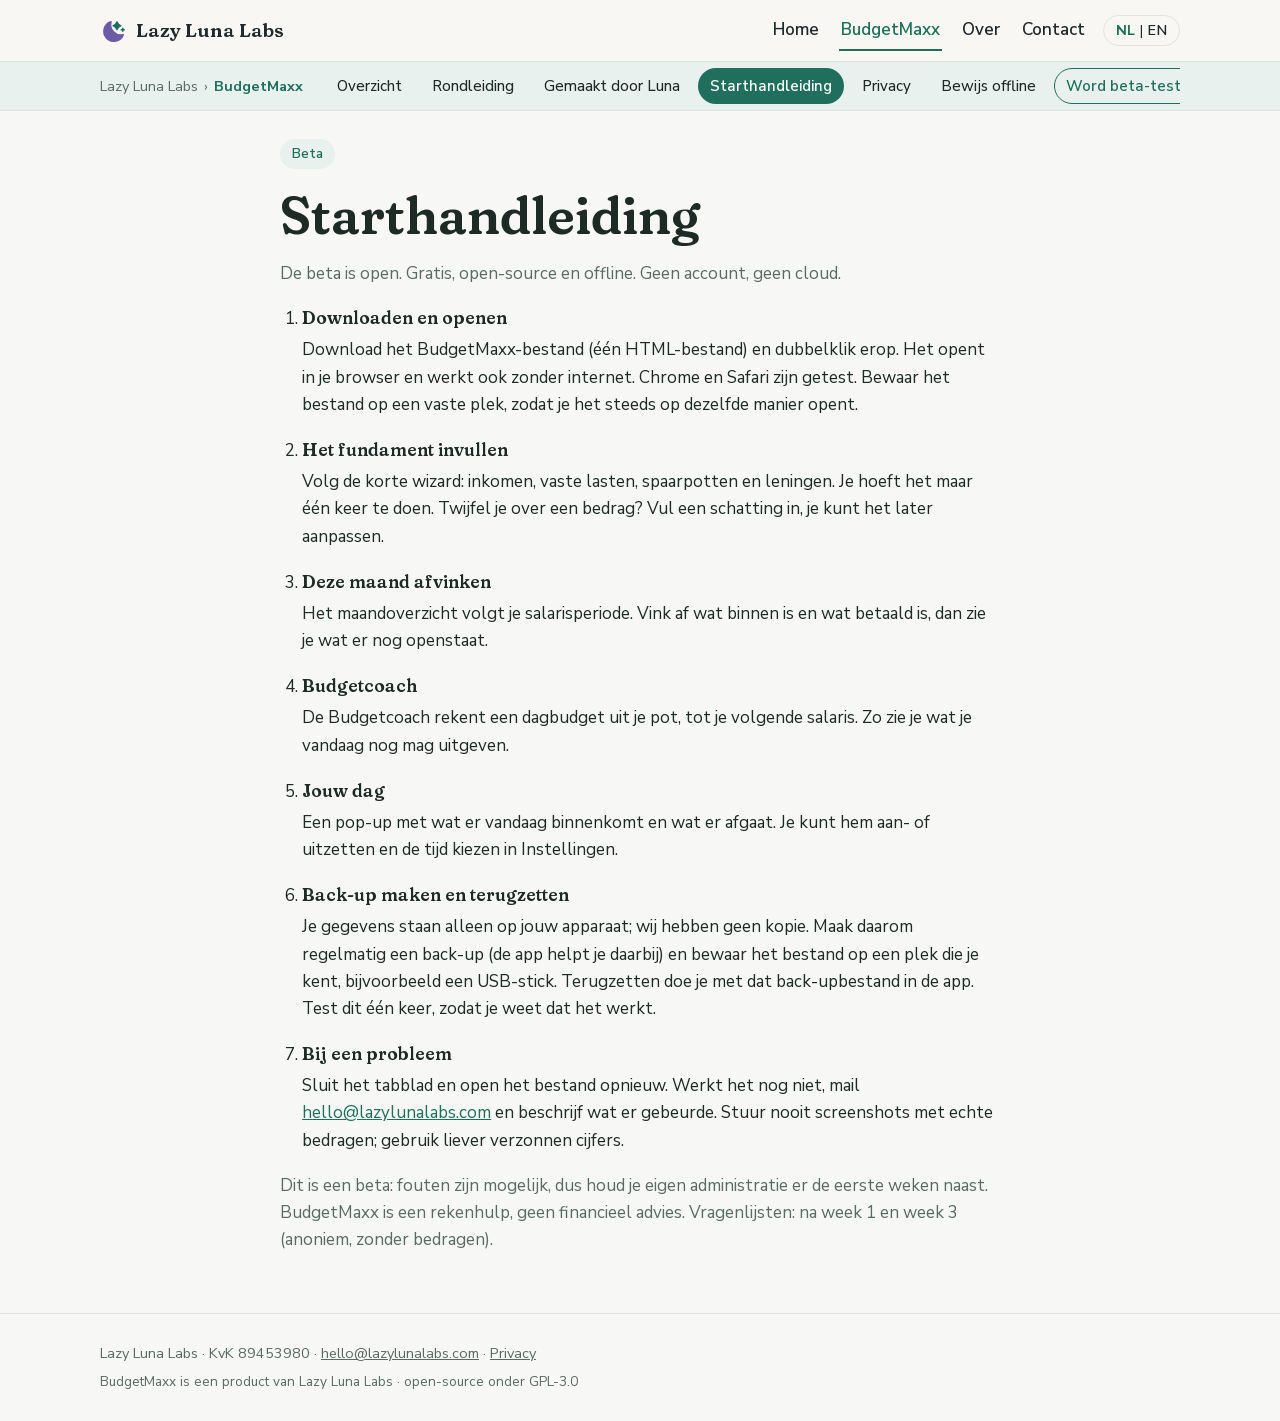
<file: nl/budgetmaxx/start.html>
<!doctype html>
<html lang="nl">
<head>
<meta charset="utf-8">
<meta name="viewport" content="width=device-width, initial-scale=1">
<title>Starthandleiding (beta) - BudgetMaxx</title>
<meta name="description" content="Starthandleiding voor de BudgetMaxx-beta: downloaden, instellen, afvinken en back-ups maken.">
<link rel="alternate" hreflang="nl" href="start.html">
<link rel="alternate" hreflang="en" href="../../en/budgetmaxx/start.html">
<link rel="stylesheet" href="../../assets/site.css">
<script src="../../assets/sterren.js" defer></script>
<link rel="icon" type="image/svg+xml" href="../../assets/favicon.svg">
<link rel="icon" type="image/png" sizes="32x32" href="../../assets/favicon-32.png">
<link rel="apple-touch-icon" href="../../assets/apple-touch-icon.png">
<style>.doc ol.steps-list{list-style:decimal}.doc ol.steps-list li{margin-bottom:18px}.doc ol.steps-list h2{margin:0 0 4px;font-size:1.1rem}.doc ol.steps-list p{margin:0}</style>
</head>
<body class="in-budgetmaxx">
<a class="skip" href="#main">Direct naar hoofdinhoud</a>
<header class="site-header">
<div class="w topbar">
<a class="logo" href="../index.html"><svg width="28" height="28" viewBox="0 0 32 32" aria-hidden="true"><path class="lm" d="M12.6 5.4A11.4 11.4 0 1 0 26.6 20.2A11.8 11.8 0 0 1 12.6 5.4Z"/><path class="ls" d="M19.4 5.4Q20.6 8.8 24.0 10.0Q20.6 11.2 19.4 14.6Q18.2 11.2 14.8 10.0Q18.2 8.8 19.4 5.4Z"/><path class="ls lp" d="M26.0 12.8V16.2M24.3 14.5H27.7"/></svg>Lazy Luna Labs</a>
<nav class="main-nav" aria-label="Hoofdmenu"><a href="../index.html">Home</a><a href="index.html" aria-current="true">BudgetMaxx</a><a href="../index.html#over">Over</a><a href="../index.html#contact">Contact</a></nav>
<span class="lang"><b aria-current="true">NL</b> | <a href="../../en/budgetmaxx/start.html" hreflang="en" lang="en" title="English">EN</a></span>
</div>
<div class="subbar"><div class="w subbar-inner">
<div class="crumb" role="navigation" aria-label="Broodkruimelpad"><a href="../index.html">Lazy Luna Labs</a><span aria-hidden="true">&rsaquo;</span><strong>BudgetMaxx</strong></div>
<nav class="sub-nav" aria-label="BudgetMaxx-menu">
<a href="index.html">Overzicht</a>
<a href="index.html#story">Rondleiding</a>
<a href="over.html">Gemaakt door Luna</a>
<a href="start.html" aria-current="page">Starthandleiding</a>
<a href="privacy.html">Privacy</a>
<a href="offline.html">Bewijs offline</a>
<a class="sub-cta" href="index.html#beta">Word beta-tester</a>
</nav>
</div></div>
</header>
<main id="main"><section class="top"><div class="w doc">
<span class="badge">Beta</span>
<h1>Starthandleiding</h1>
<p class="muted">De beta is open. Gratis, open-source en offline. Geen account, geen cloud.</p>
<ol class="steps-list">
<li><h2>Downloaden en openen</h2><p>Download het BudgetMaxx-bestand (één HTML-bestand) en dubbelklik erop. Het opent in je browser en werkt ook zonder internet. Chrome en Safari zijn getest. Bewaar het bestand op een vaste plek, zodat je het steeds op dezelfde manier opent.</p></li>
<li><h2>Het fundament invullen</h2><p>Volg de korte wizard: inkomen, vaste lasten, spaarpotten en leningen. Je hoeft het maar één keer te doen. Twijfel je over een bedrag? Vul een schatting in, je kunt het later aanpassen.</p></li>
<li><h2>Deze maand afvinken</h2><p>Het maandoverzicht volgt je salarisperiode. Vink af wat binnen is en wat betaald is, dan zie je wat er nog openstaat.</p></li>
<li><h2>Budgetcoach</h2><p>De Budgetcoach rekent een dagbudget uit je pot, tot je volgende salaris. Zo zie je wat je vandaag nog mag uitgeven.</p></li>
<li><h2>Jouw dag</h2><p>Een pop-up met wat er vandaag binnenkomt en wat er afgaat. Je kunt hem aan- of uitzetten en de tijd kiezen in Instellingen.</p></li>
<li><h2>Back-up maken en terugzetten</h2><p>Je gegevens staan alleen op jouw apparaat; wij hebben geen kopie. Maak daarom regelmatig een back-up (de app helpt je daarbij) en bewaar het bestand op een plek die je kent, bijvoorbeeld een USB-stick. Terugzetten doe je met dat back-upbestand in de app. Test dit één keer, zodat je weet dat het werkt.</p></li>
<li><h2>Bij een probleem</h2><p>Sluit het tabblad en open het bestand opnieuw. Werkt het nog niet, mail <a href="mailto:hello@lazylunalabs.com">hello@lazylunalabs.com</a> en beschrijf wat er gebeurde. Stuur nooit screenshots met echte bedragen; gebruik liever verzonnen cijfers.</p></li>
</ol>
<p class="muted">Dit is een beta: fouten zijn mogelijk, dus houd je eigen administratie er de eerste weken naast. BudgetMaxx is een rekenhulp, geen financieel advies. Vragenlijsten: na week 1 en week 3 (anoniem, zonder bedragen).</p>
</div></section></main>
<footer class="site-footer"><div class="w">
<div>Lazy Luna Labs · KvK 89453980 · <a href="mailto:hello@lazylunalabs.com">hello@lazylunalabs.com</a> · <a href="privacy.html">Privacy</a></div>
<div class="footer-sub">BudgetMaxx is een product van Lazy Luna Labs · open-source onder GPL-3.0</div>
</div></footer>
</body>
</html>
</file>
<file: assets/site.css>
@font-face{font-family:'Fraunces';font-style:normal;font-weight:100 900;font-display:swap;src:url(fonts/Fraunces-e0ad8e.woff2) format('woff2');unicode-range:U+0000-00FF,U+0131,U+0152-0153,U+02BB-02BC,U+02C6,U+02DA,U+02DC,U+0304,U+0308,U+0329,U+2000-206F,U+20AC,U+2122,U+2191,U+2193,U+2212,U+2215,U+FEFF,U+FFFD}
@font-face{font-family:'Nunito Sans';font-style:normal;font-weight:200 1000;font-display:swap;src:url(fonts/NunitoSans-9ad6ba.woff2) format('woff2');unicode-range:U+0000-00FF,U+0131,U+0152-0153,U+02BB-02BC,U+02C6,U+02DA,U+02DC,U+0304,U+0308,U+0329,U+2000-206F,U+20AC,U+2122,U+2191,U+2193,U+2212,U+2215,U+FEFF,U+FFFD}
/* Lazy Luna Labs: gedeelde stijl voor alle pagina's (offline, geen externe bronnen).
   Paginaspecifieke stijl blijft in een klein <style>-blok op de pagina zelf. */
:root{--bg:#f8f7f4;--card:#fff;--text:#1f2a2e;--muted:#5d6a6e;--brand:#1f6f5c;--brand-t:#fff;--line:#e0e3df;--soft:#ece9f5;--acc:#6b5ca5;
 /* de kopbalk gebruikt deze vaste waarden, zodat hij overal identiek blijft (ook binnen BudgetMaxx) */
 --hbg:var(--bg);--hline:var(--line);--htext:var(--text)}
@media (prefers-color-scheme:dark){:root{--bg:#131817;--card:#1b2321;--text:#e8edea;--muted:#a0b0aa;--brand:#4fb89b;--brand-t:#0c1512;--line:#2c3835;--soft:#232035;--acc:#b3a6ec}}
/* BudgetMaxx: eigen muntgroene sfeer binnen dezelfde site */
body.in-budgetmaxx{--bg:#f7f8f6;--card:#fff;--text:#1d2a26;--muted:#5a6a64;--line:#dde3df;--soft:#e8f1ed}
@media (prefers-color-scheme:dark){body.in-budgetmaxx{--bg:#121816;--card:#1a2320;--text:#e6ede9;--muted:#9fb0a8;--line:#2b3834;--soft:#1d2b26}}

*{box-sizing:border-box}
html{scroll-padding-top:130px;scroll-behavior:smooth;-webkit-text-size-adjust:100%}
body{margin:0;font:17px/1.6 'Nunito Sans',system-ui,-apple-system,'Segoe UI',sans-serif;background:var(--bg);color:var(--text)}
.w{max-width:1120px;margin:0 auto;padding:0 20px}
section{padding:52px 0}
h1{font-size:clamp(2rem,6.5vw,3.3rem);line-height:1.12;margin:0 0 16px}
h2{font-size:clamp(1.5rem,4vw,2rem);margin:0 0 14px}
h3{margin:0 0 6px;font-size:1.1rem}
h1,h2,h3,p,li,summary,td{overflow-wrap:anywhere}
p{margin:0 0 12px}.muted{color:var(--muted)}
a{color:var(--brand)}
img{max-width:100%}

/* knoppen, focus, skip-link */
.btn{display:inline-block;background:var(--brand);color:var(--brand-t);padding:13px 24px;border-radius:12px;text-decoration:none;font-weight:600;border:0;font-size:1rem;cursor:pointer}
.btn2{background:transparent;color:var(--brand);border:2px solid var(--brand);padding:11px 22px}
:is(a,button,input,summary):focus-visible{outline:3px solid var(--brand);outline-offset:2px;border-radius:4px}
.skip{position:absolute;left:12px;top:-60px;background:var(--brand);color:var(--brand-t);padding:10px 16px;border-radius:0 0 10px 10px;z-index:100;text-decoration:none;font-weight:600}
.skip:focus{top:0}

/* NIVEAU 1: kopbalk van Lazy Luna Labs, op elke pagina identiek */
.site-header{position:sticky;top:0;z-index:40;background:var(--hbg);border-bottom:1px solid var(--hline)}
.topbar{display:flex;align-items:center;gap:6px 16px;padding-top:10px;padding-bottom:10px}
.logo{display:inline-flex;align-items:center;gap:8px;font-family:'Fraunces',Georgia,serif;font-variation-settings:'SOFT' 100,'WONK' 0;font-weight:600;font-size:1.2rem;color:var(--htext);text-decoration:none;white-space:nowrap}
.logo svg{flex:none}
.lm,.ls{stroke-linecap:round;stroke-linejoin:round}
.lm{fill:#6b5ca5;stroke:#6b5ca5;stroke-width:1.8}.ls{fill:#d39b2f;stroke:#d39b2f;stroke-width:1.4}
@media (prefers-color-scheme:dark){.lm{fill:#b3a6ec;stroke:#b3a6ec}.ls{fill:#f0c46a;stroke:#f0c46a}}
.in-budgetmaxx .ls{fill:#1f6f5c;stroke:#1f6f5c}
@media (prefers-color-scheme:dark){.in-budgetmaxx .ls{fill:#4fb89b;stroke:#4fb89b}}
.main-nav{display:flex;gap:2px 18px;align-items:center;margin-left:auto}
.main-nav a{color:var(--htext);text-decoration:none;font-weight:600;padding:6px 2px;border-bottom:2px solid transparent}
.main-nav a:hover{border-bottom-color:var(--hline)}
.main-nav a[aria-current]{color:var(--brand);border-bottom-color:var(--brand)}
.lang{font-size:.9rem;border:1px solid var(--hline);border-radius:99px;padding:3px 12px;white-space:nowrap;color:var(--htext)}
.lang b{color:var(--brand)}
.lang a{font-weight:600;color:var(--htext);text-decoration:none}

/* NIVEAU 2: BudgetMaxx-balk (broodkruimel + subtabs) */
.subbar{background:var(--soft);border-top:1px solid var(--hline)}
.subbar-inner{display:flex;align-items:center;gap:4px 20px}
.crumb{display:inline-flex;align-items:center;gap:6px;padding:8px 0;white-space:nowrap;font-size:.9rem;color:var(--muted);flex:none}
.crumb a{color:var(--muted);text-decoration:none}
.crumb a:hover{color:var(--text);text-decoration:underline}
.crumb strong{color:var(--brand)}
.sub-nav{display:flex;align-items:center;gap:4px 6px;margin-left:auto;min-width:0;overflow-x:auto;scrollbar-width:none;-webkit-overflow-scrolling:touch;padding:6px 2px}
.sub-nav::-webkit-scrollbar{display:none}
.sub-nav a{flex:none;white-space:nowrap;color:var(--text);text-decoration:none;font-weight:500;font-size:.94rem;padding:5px 11px;border-radius:99px;border:1px solid transparent}
.sub-nav a:hover{background:var(--card)}
.sub-nav a[aria-current]{background:var(--brand);color:var(--brand-t);font-weight:600}
.sub-nav a.sub-cta{border-color:var(--brand);color:var(--brand);font-weight:600}
.sub-nav a.sub-cta:hover{background:var(--card)}

@media (max-width:760px){
.w{padding:0 16px}
.site-header{position:static}  /* drie rijen hoog: op telefoon niet vastplakken */
.topbar{flex-wrap:wrap;padding-top:10px;padding-bottom:6px}
.logo{order:1}
.lang{order:2;margin-left:auto}
.main-nav{order:3;width:100%;margin-left:0;justify-content:space-between;gap:0 6px;border-top:1px solid var(--hline)}
.main-nav a{padding:8px 2px;font-size:.98rem}
.subbar-inner{flex-direction:column;align-items:stretch;gap:0}
.crumb{padding:6px 0 0;font-size:.85rem}
.sub-nav{margin-left:0;padding:4px 16px 8px 0;-webkit-mask-image:linear-gradient(to right,#000 88%,transparent);mask-image:linear-gradient(to right,#000 88%,transparent)}
}

/* gedeelde onderdelen */
.badge{display:inline-block;background:var(--soft);color:var(--acc);padding:4px 12px;border-radius:99px;font-size:.85rem;margin-bottom:16px;font-weight:600}
.in-budgetmaxx .badge{color:var(--brand)}
.lead{font-size:1.15rem;max-width:640px}
.grid{display:grid;gap:16px;grid-template-columns:repeat(auto-fit,minmax(min(100%,230px),1fr))}
.card{background:var(--card);border:1px solid var(--line);border-radius:16px;padding:20px}
.card svg{color:var(--brand);margin-bottom:8px}
.alt{background:var(--soft)}
.slogan{font-size:1.3rem;font-weight:700;color:var(--brand);margin:0 0 10px}
.ph{border:2px dashed var(--line);border-radius:14px;padding:16px;background:var(--card)}
.ph b.t{display:inline-block;background:var(--soft);color:var(--acc);border-radius:6px;padding:1px 8px;font-size:.8rem;margin-bottom:6px}
section.top{padding:28px 0 48px}
.row{display:flex;gap:12px;flex-wrap:wrap;margin-top:8px}
.photo{aspect-ratio:1;max-width:260px;border:2px dashed var(--line);border-radius:50%;display:flex;align-items:center;justify-content:center;color:var(--muted);background:var(--card)}
.ico{color:var(--brand);flex:none}
.card .ico{margin-bottom:8px}
.illu{display:flex;gap:24px;align-items:center}
@media (max-width:600px){.illu{flex-direction:column;align-items:flex-start}}
.num{width:36px;height:36px;border-radius:50%;background:var(--brand);color:var(--brand-t);display:flex;align-items:center;justify-content:center;font-weight:700;margin-bottom:10px}
.doc{max-width:760px}.doc h2{margin-top:32px}.doc li{margin-bottom:8px}.doc ol,.doc ul{padding-left:1.3em}
.warn{background:var(--soft);border:2px solid var(--brand);border-radius:12px;padding:14px 18px;margin-bottom:24px}
details{background:var(--card);border:1px solid var(--line);border-radius:12px;padding:14px 18px;margin-bottom:10px}
summary{cursor:pointer;font-weight:600}
details p{margin:10px 0 0}
label{display:block;font-weight:600;margin-bottom:6px}
input[type=email],input[type=text]{width:100%;padding:12px;border-radius:8px;border:1px solid var(--line);background:var(--card);color:var(--text);font:inherit;margin-bottom:14px}
form{max-width:480px}

/* footer */
.site-footer{padding:28px 0;border-top:1px solid var(--line);color:var(--muted);font-size:.9rem}
.site-footer a{color:inherit}
.footer-sub{margin-top:6px;font-size:.85rem}

@media (prefers-reduced-motion:reduce){html{scroll-behavior:auto}}

/* vloeiende overgang tussen pagina's (alleen browsers die dit kennen; geen script) */
@view-transition{navigation:auto}
@media (prefers-reduced-motion:reduce){@view-transition{navigation:none}}

.lp{fill:none!important;stroke-width:1.8}

/* Lettertypes: Fraunces voor woordmerk en koppen, Nunito Sans voor de rest */
h1,h2,h3,.card h3,.logo{font-family:'Fraunces',Georgia,serif;font-variation-settings:'SOFT' 100,'WONK' 0;font-weight:600}
button,input,textarea,select{font-family:inherit}
/* Waar we voor staan: geen kaarten, subtiele scheidingen (Luna, 18 okt) */
.values{display:grid;grid-template-columns:repeat(4,1fr);margin-top:8px}
.values>div{padding:4px 28px;border-left:1px solid var(--line)}
.values>div:first-child{padding-left:0;border-left:0}
.values svg{color:var(--brand);margin-bottom:8px}
@media (max-width:900px){.values{grid-template-columns:1fr 1fr;row-gap:28px}.values>div:nth-child(odd){padding-left:0;border-left:0}}
@media (max-width:560px){.values{grid-template-columns:1fr;row-gap:0}.values>div{padding:18px 0;border-left:0;border-top:1px solid var(--line)}.values>div:first-child{border-top:0;padding-top:0}}

/* Logo-overgang (Luna, 18 okt): groot logo in de hero vloeit bij scrollen naar het kleine logo in de kopbalk.
   Maten in em, afgeleid van .logo (svg 28px, gap 8px, tekst 1.2rem = 19.2px), zodat schalen exact op de kopbalk landt.
   Zonder JS of bij prefers-reduced-motion: gewoon groot logo in de hero en klein logo in de kopbalk. */
.hero-logo{margin:0 0 clamp(18px,3vw,32px)}
.big-logo{display:inline-flex;align-items:center;gap:calc(8em/19.2);font-family:'Fraunces',Georgia,serif;font-variation-settings:'SOFT' 100,'WONK' 0;font-weight:600;font-size:clamp(2.1rem,7.4vw,4.4rem);line-height:1.6;color:var(--htext);white-space:nowrap;position:relative;z-index:41;pointer-events:none;transform-origin:0 0}
.big-logo svg{flex:none;width:calc(28em/19.2);height:calc(28em/19.2)}
.big-logo.bmx{font-size:clamp(2rem,6.6vw,3.6rem)}
.bmb{fill:var(--brand)}
.bmp{fill:#d39b2f}
@media (prefers-color-scheme:dark){.bmp{fill:#f0c46a}}
.lf .big-logo{will-change:transform,opacity}
.lf .site-header .logo{opacity:0}
.site-header .logo:focus-visible{opacity:1!important}
/* BudgetMaxx-logo glijdt ONDER de kopbalk (met broodkruimelbalk) door en vloeit over in het Lazy Luna Labs-logo */
.big-logo.bmx{z-index:39}
/* telefoon: logo glijdt onder de tweerijige kopbalk door (niet over de menurij heen); kopbalk zonder BudgetMaxx-balk is maar twee rijen, die mag vastplakken (dan werkt de logo-overgang ook daar);
   met BudgetMaxx-balk blijft hij los en staat het logo gewoon groot in de hero en klein in de kopbalk */
@media (max-width:760px){.site-header:not(:has(.subbar)){position:sticky}.big-logo{z-index:39}.lf .in-budgetmaxx .site-header .logo{opacity:1}}
</file>
